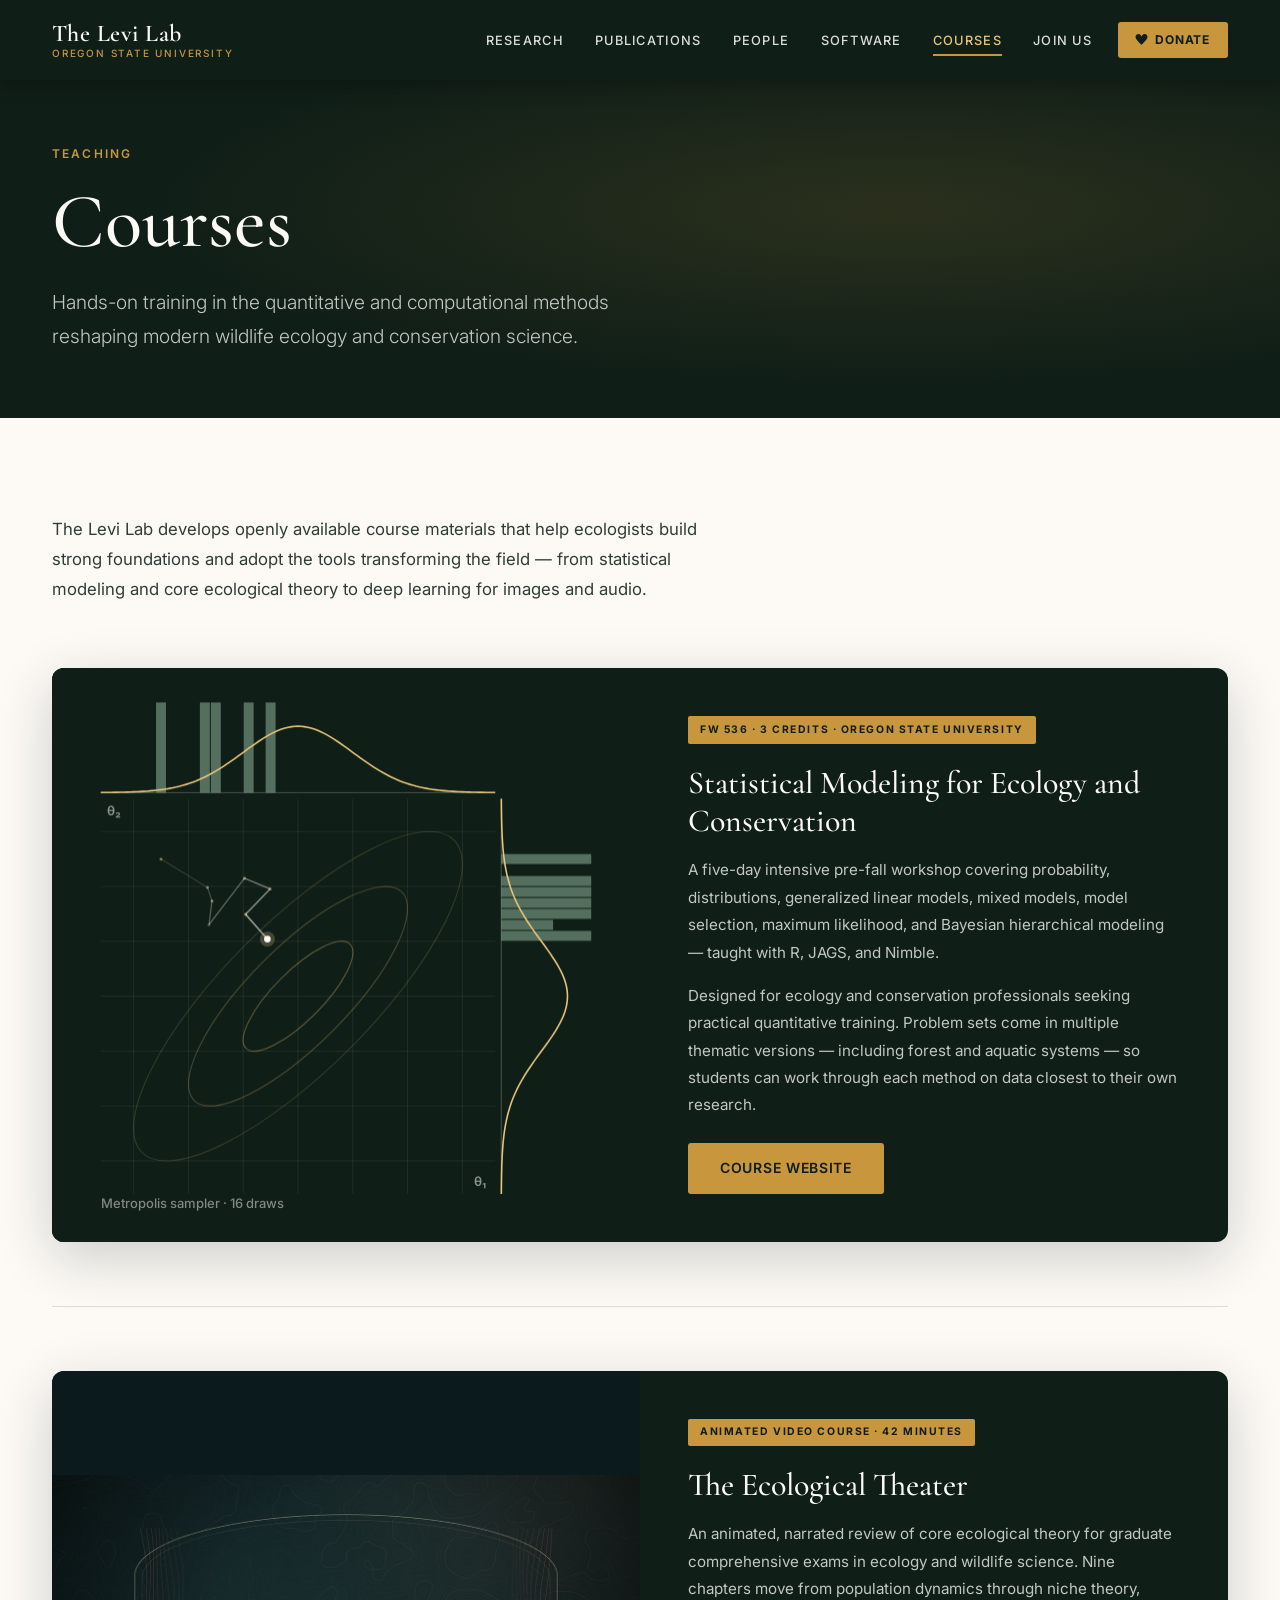
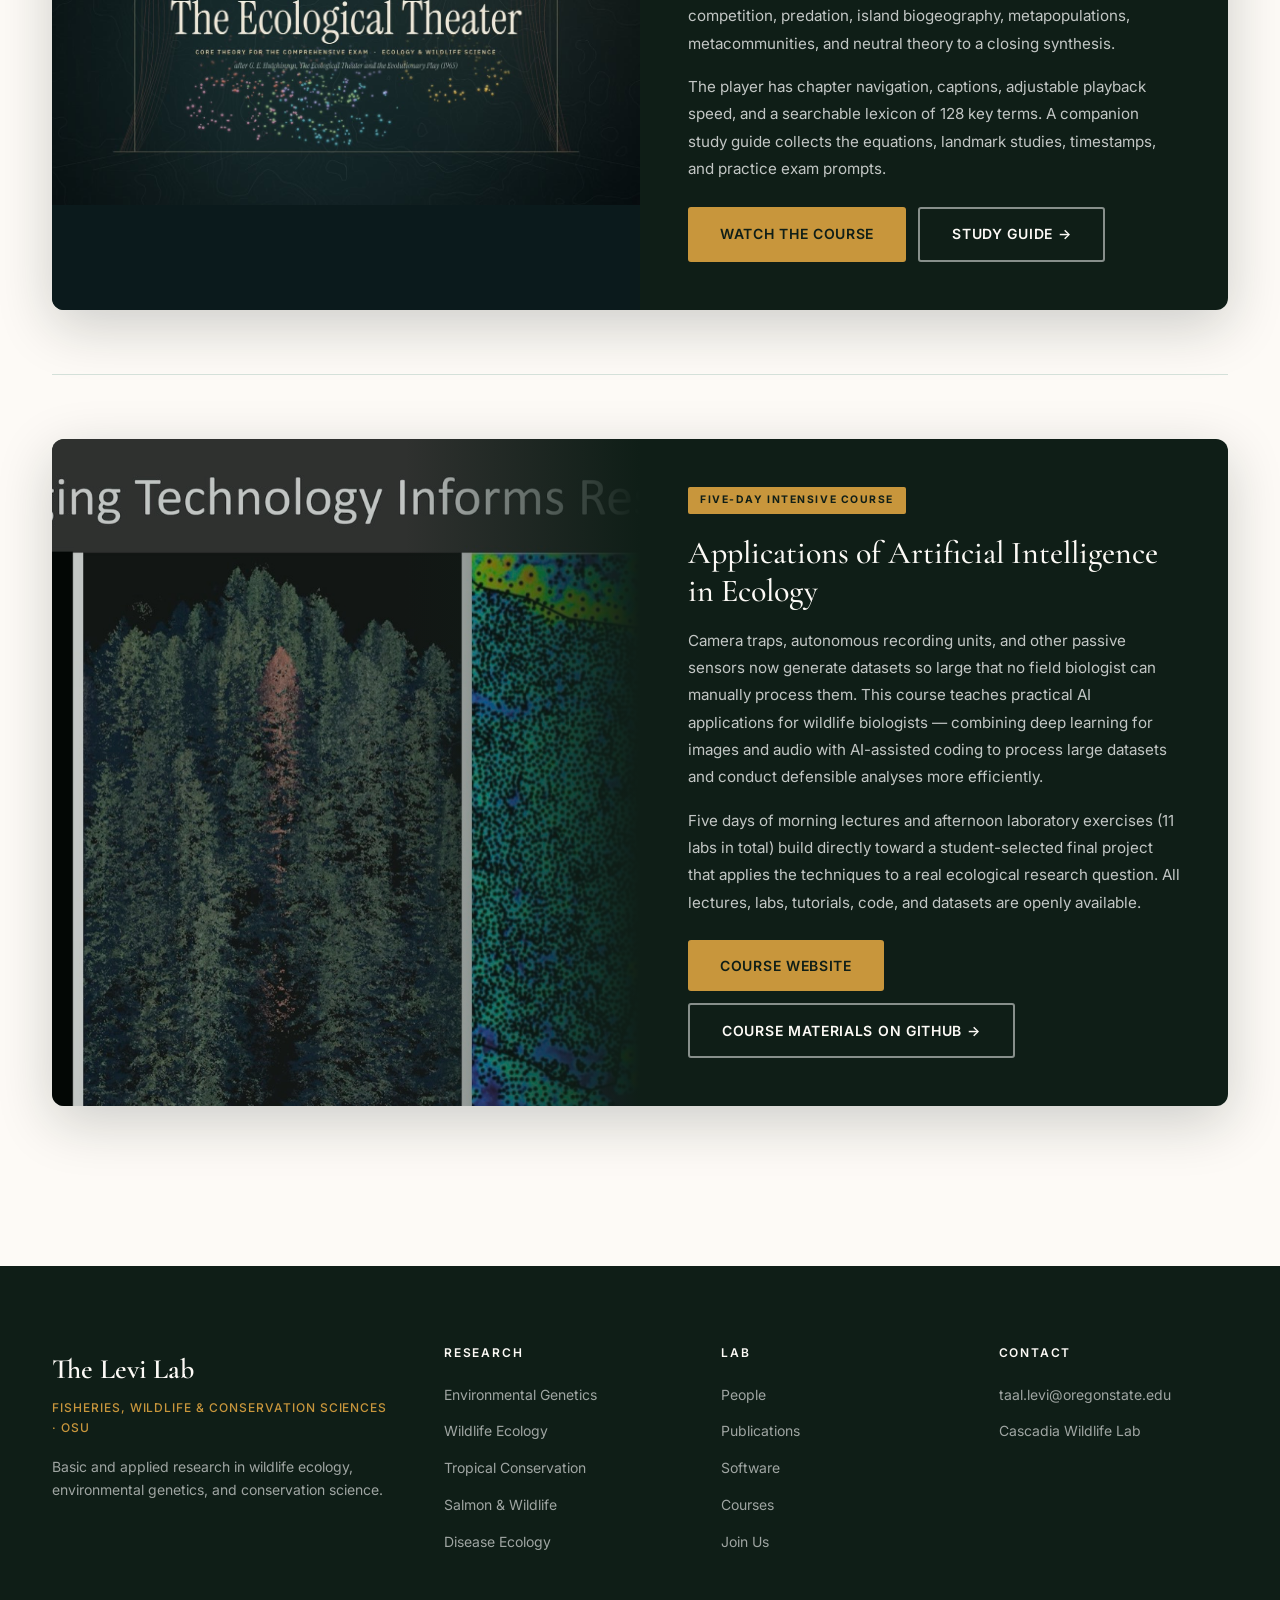
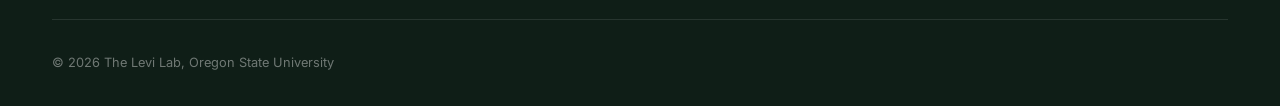
<file: courses.html>
<!DOCTYPE html>
<html lang="en">
<head>
  <meta charset="UTF-8" />
  <meta name="viewport" content="width=device-width, initial-scale=1.0" />
  <title>Courses — The Levi Lab</title>
  <meta name="description" content="Courses taught by the Levi Lab: FW 536 — Statistical Modeling for Ecology and Conservation, The Ecological Theater, and Applications of Artificial Intelligence in Ecology." />
  <link rel="icon" href="favicon.svg" type="image/svg+xml" />
  <link rel="canonical" href="https://levi.cascadiawildlifelab.org/courses.html" />
  <meta name="theme-color" content="#1d3b2a" />
  <meta property="og:title" content="Courses — The Levi Lab" />
  <meta property="og:description" content="Courses taught by the Levi Lab: FW 536 — Statistical Modeling for Ecology and Conservation, The Ecological Theater, and Applications of Artificial Intelligence in Ecology." />
  <meta property="og:type" content="website" />
  <meta property="og:image" content="https://levi.cascadiawildlifelab.org/media/img/m228.jpg" />
  <meta property="og:url" content="https://levi.cascadiawildlifelab.org/courses.html" />
  <meta property="og:site_name" content="The Levi Lab" />
  <meta name="twitter:card" content="summary_large_image" />
  <script>document.documentElement.classList.add('js');</script>
  <link rel="stylesheet" href="css/style.css" />
</head>
<body>
<a class="skip-link" href="#main">Skip to main content</a>

<!-- NAV -->
<nav class="nav nav--solid" id="mainNav">
  <div class="nav__inner">
    <a href="index.html" class="nav__logo">
      <span class="nav__logo-name">The Levi Lab</span>
      <span class="nav__logo-sub">Oregon State University</span>
    </a>
    <ul class="nav__links">
      <li class="nav__item">
        <a href="research.html" class="nav__link">Research</a>
        <div class="nav__dropdown">
          <a href="research.html#env-genetics" class="nav__dropdown-link">Environmental Genetics</a>
          <a href="research.html#wildlife-ecology" class="nav__dropdown-link">Wildlife Ecology &amp; Trophic Cascades</a>
          <a href="research.html#tropical" class="nav__dropdown-link">Human Livelihoods &amp; Tropical Conservation</a>
          <a href="research.html#salmon" class="nav__dropdown-link">Salmon, Humans &amp; Wildlife</a>
          <a href="research.html#disease" class="nav__dropdown-link">Disease Ecology</a>
        </div>
      </li>
      <li><a href="publications.html" class="nav__link">Publications</a></li>
      <li><a href="people.html" class="nav__link">People</a></li>
      <li><a href="software.html" class="nav__link">Software</a></li>
      <li><a href="courses.html" class="nav__link active">Courses</a></li>
      <li><a href="join.html" class="nav__link">Join Us</a></li>
      <li><a href="https://agresearchfoundation.oregonstate.edu/carnivore-ecology-and-conservation" target="_blank" rel="noopener" title="Support carnivore ecology and conservation research through the OSU Agricultural Research Foundation" class="btn--donate" style="margin-left:0.5rem;">
        <svg width="13" height="13" viewBox="0 0 24 24" fill="currentColor"><path d="M12 21.593c-5.63-5.539-11-10.297-11-14.402 0-3.791 3.068-5.191 5.281-5.191 1.312 0 4.151.501 5.719 4.457 1.59-3.968 4.464-4.447 5.726-4.447 2.54 0 5.274 1.621 5.274 5.181 0 4.069-5.136 8.625-11 14.402z"/></svg>
        Donate
      </a></li>
    </ul>
    <button class="nav__hamburger" type="button" aria-label="Menu"
            aria-expanded="false" aria-controls="mobileNav"><span></span><span></span><span></span></button>
  </div>
</nav>
<div class="nav__mobile" id="mobileNav">
  <a href="research.html" class="nav__mobile-link">Research</a>
  <span class="nav__mobile-sublabel">Research Areas</span>
  <a href="research.html#env-genetics" class="nav__mobile-sublink">Environmental Genetics</a>
  <a href="research.html#wildlife-ecology" class="nav__mobile-sublink">Wildlife Ecology &amp; Trophic Cascades</a>
  <a href="research.html#tropical" class="nav__mobile-sublink">Human Livelihoods &amp; Tropical Conservation</a>
  <a href="research.html#salmon" class="nav__mobile-sublink">Salmon, Humans &amp; Wildlife</a>
  <a href="research.html#disease" class="nav__mobile-sublink">Disease Ecology</a>
  <a href="publications.html" class="nav__mobile-link">Publications</a>
  <a href="people.html" class="nav__mobile-link">People</a>
  <a href="software.html" class="nav__mobile-link">Software</a>
  <a href="courses.html" class="nav__mobile-link active">Courses</a>
  <a href="join.html" class="nav__mobile-link">Join Us</a>
  <a href="https://agresearchfoundation.oregonstate.edu/carnivore-ecology-and-conservation" target="_blank" rel="noopener" title="Support carnivore ecology and conservation research through the OSU Agricultural Research Foundation" class="nav__mobile-link" style="color: var(--accent-light);">♥ Donate</a>
</div>

<main id="main">
<div class="page-hero">
  <div class="container">
    <span class="page-hero__eyebrow">Teaching</span>
    <h1>Courses</h1>
    <p class="lead">Hands-on training in the quantitative and computational methods reshaping modern wildlife ecology and conservation science.</p>
  </div>
</div>

<!-- ============================================================
     COURSES CONTENT
     ============================================================ -->
<section class="section">
  <div class="container">

    <div class="fade-in" style="max-width: 680px; margin-bottom: 1rem;">
      <p style="font-size: 1.05rem; color: var(--text-body); line-height: 1.8;">
        The Levi Lab develops openly available course materials that help ecologists build strong foundations and adopt the tools transforming the field — from statistical modeling and core ecological theory to deep learning for images and audio.
      </p>
    </div>

    <!-- COURSE — FW 536 -->
    <div class="flagship-card fade-in">
      <div class="flagship-card__media flagship-card__media--canvas">
        <canvas id="mcmcCanvas" style="position:absolute; inset:0; width:100%; height:100%; display:block;" role="img" aria-label="Animation: a Metropolis MCMC sampler walks through a correlated two-parameter posterior, its draws accumulating while histograms of each marginal fill in against the true normal curves"></canvas>
      </div>
      <div class="flagship-card__content">
        <span class="flagship-card__badge">FW 536 · 3 Credits · Oregon State University</span>
        <h3>Statistical Modeling for Ecology and Conservation</h3>
        <p>
          A five-day intensive pre-fall workshop covering probability, distributions, generalized linear models, mixed models, model selection, maximum likelihood, and Bayesian hierarchical modeling — taught with R, JAGS, and Nimble.
        </p>
        <p>
          Designed for ecology and conservation professionals seeking practical quantitative training. Problem sets come in multiple thematic versions — including forest and aquatic systems — so students can work through each method on data closest to their own research.
        </p>
        <div class="flagship-card__actions">
          <a href="https://taaltree.github.io/FW536/" target="_blank" rel="noopener" class="btn btn--primary">Course Website</a>
        </div>
      </div>
    </div>

    <!-- ============================================================
         COURSE — THE ECOLOGICAL THEATER
         ============================================================ -->
    <div class="divider fade-in" style="margin: 4rem 0;"></div>

    <div class="flagship-card fade-in">
      <div class="flagship-card__media" style="background: #0B1A1C;">
        <img src="media/img/ecological-theater.jpg" alt="Title card for The Ecological Theater: a stage with coloured dots representing species" style="object-fit: contain; opacity: 1;">
      </div>
      <div class="flagship-card__content">
        <span class="flagship-card__badge">Animated Video Course · 42 Minutes</span>
        <h3>The Ecological Theater</h3>
        <p>
          An animated, narrated review of core ecological theory for graduate comprehensive exams in ecology and wildlife science. Nine chapters move from population dynamics through niche theory, competition, predation, island biogeography, metapopulations, metacommunities, and neutral theory to a closing synthesis.
        </p>
        <p>
          The player has chapter navigation, captions, adjustable playback speed, and a searchable lexicon of 128 key terms. A companion study guide collects the equations, landmark studies, timestamps, and practice exam prompts.
        </p>
        <div class="flagship-card__actions">
          <a href="https://taaltree.github.io/ecological-theater/" target="_blank" rel="noopener" class="btn btn--primary">Watch the Course</a>
          <a href="https://taaltree.github.io/ecological-theater/The_Ecological_Theater_Study_Guide.html" target="_blank" rel="noopener" class="btn btn--outline">Study Guide →</a>
        </div>
      </div>
    </div>

    <!-- ============================================================
         COURSE — AI IN ECOLOGY
         ============================================================ -->
    <div class="divider fade-in" style="margin: 4rem 0;"></div>

    <div class="flagship-card fade-in">
      <div class="flagship-card__media">
        <video autoplay muted loop playsinline preload="none" poster="media/img/esrf-lidar.jpg">
          <source src="media/video/img-0030.mp4" type="video/mp4">
        </video>
        <div class="flagship-card__media-overlay"></div>
      </div>
      <div class="flagship-card__content">
        <span class="flagship-card__badge">Five-Day Intensive Course</span>
        <h3>Applications of Artificial Intelligence in Ecology</h3>
        <p>
          Camera traps, autonomous recording units, and other passive sensors now generate datasets so large that no field biologist can manually process them. This course teaches practical AI applications for wildlife biologists — combining deep learning for images and audio with AI-assisted coding to process large datasets and conduct defensible analyses more efficiently.
        </p>
        <p>
          Five days of morning lectures and afternoon laboratory exercises (11 labs in total) build directly toward a student-selected final project that applies the techniques to a real ecological research question. All lectures, labs, tutorials, code, and datasets are openly available.
        </p>
        <div class="flagship-card__actions">
          <a href="https://taaltree.github.io/AI-in-Ecology/" target="_blank" rel="noopener" class="btn btn--primary">Course Website</a>
          <a href="https://github.com/taaltree/AI-in-Ecology" target="_blank" rel="noopener" class="btn btn--outline">Course Materials on GitHub →</a>
        </div>
      </div>
    </div>

  </div>
</section>

<!-- FOOTER -->
</main>

<footer class="footer">
  <div class="container">
    <div class="footer__grid">
      <div>
        <div class="footer__brand-name">The Levi Lab</div>
        <div class="footer__brand-dept">Fisheries, Wildlife &amp; Conservation Sciences · OSU</div>
        <p class="footer__tagline">Basic and applied research in wildlife ecology, environmental genetics, and conservation science.</p>
      </div>
      <div class="footer__col">
        <h5>Research</h5>
        <ul>
          <li><a href="research.html#env-genetics">Environmental Genetics</a></li>
          <li><a href="research.html#wildlife-ecology">Wildlife Ecology</a></li>
          <li><a href="research.html#tropical">Tropical Conservation</a></li>
          <li><a href="research.html#salmon">Salmon &amp; Wildlife</a></li>
          <li><a href="research.html#disease">Disease Ecology</a></li>
        </ul>
      </div>
      <div class="footer__col">
        <h5>Lab</h5>
        <ul>
          <li><a href="people.html">People</a></li>
          <li><a href="publications.html">Publications</a></li>
          <li><a href="software.html">Software</a></li>
          <li><a href="courses.html">Courses</a></li>
          <li><a href="join.html">Join Us</a></li>
        </ul>
      </div>
      <div class="footer__col">
        <h5>Contact</h5>
        <ul>
          <li><a href="mailto:taal.levi@oregonstate.edu">taal.levi@oregonstate.edu</a></li>
          <li><a href="https://cascadiawildlifelab.org/" target="_blank" rel="noopener">Cascadia Wildlife Lab</a></li>
        </ul>
      </div>
    </div>
    <div class="footer__bottom">
      <span>© <span id="year">2026</span> The Levi Lab, Oregon State University</span>
    </div>
  </div>
</footer>

<script src="js/main.js"></script>
<script src="js/mcmc-anim.js" defer></script>
</body>
</html>
</file>
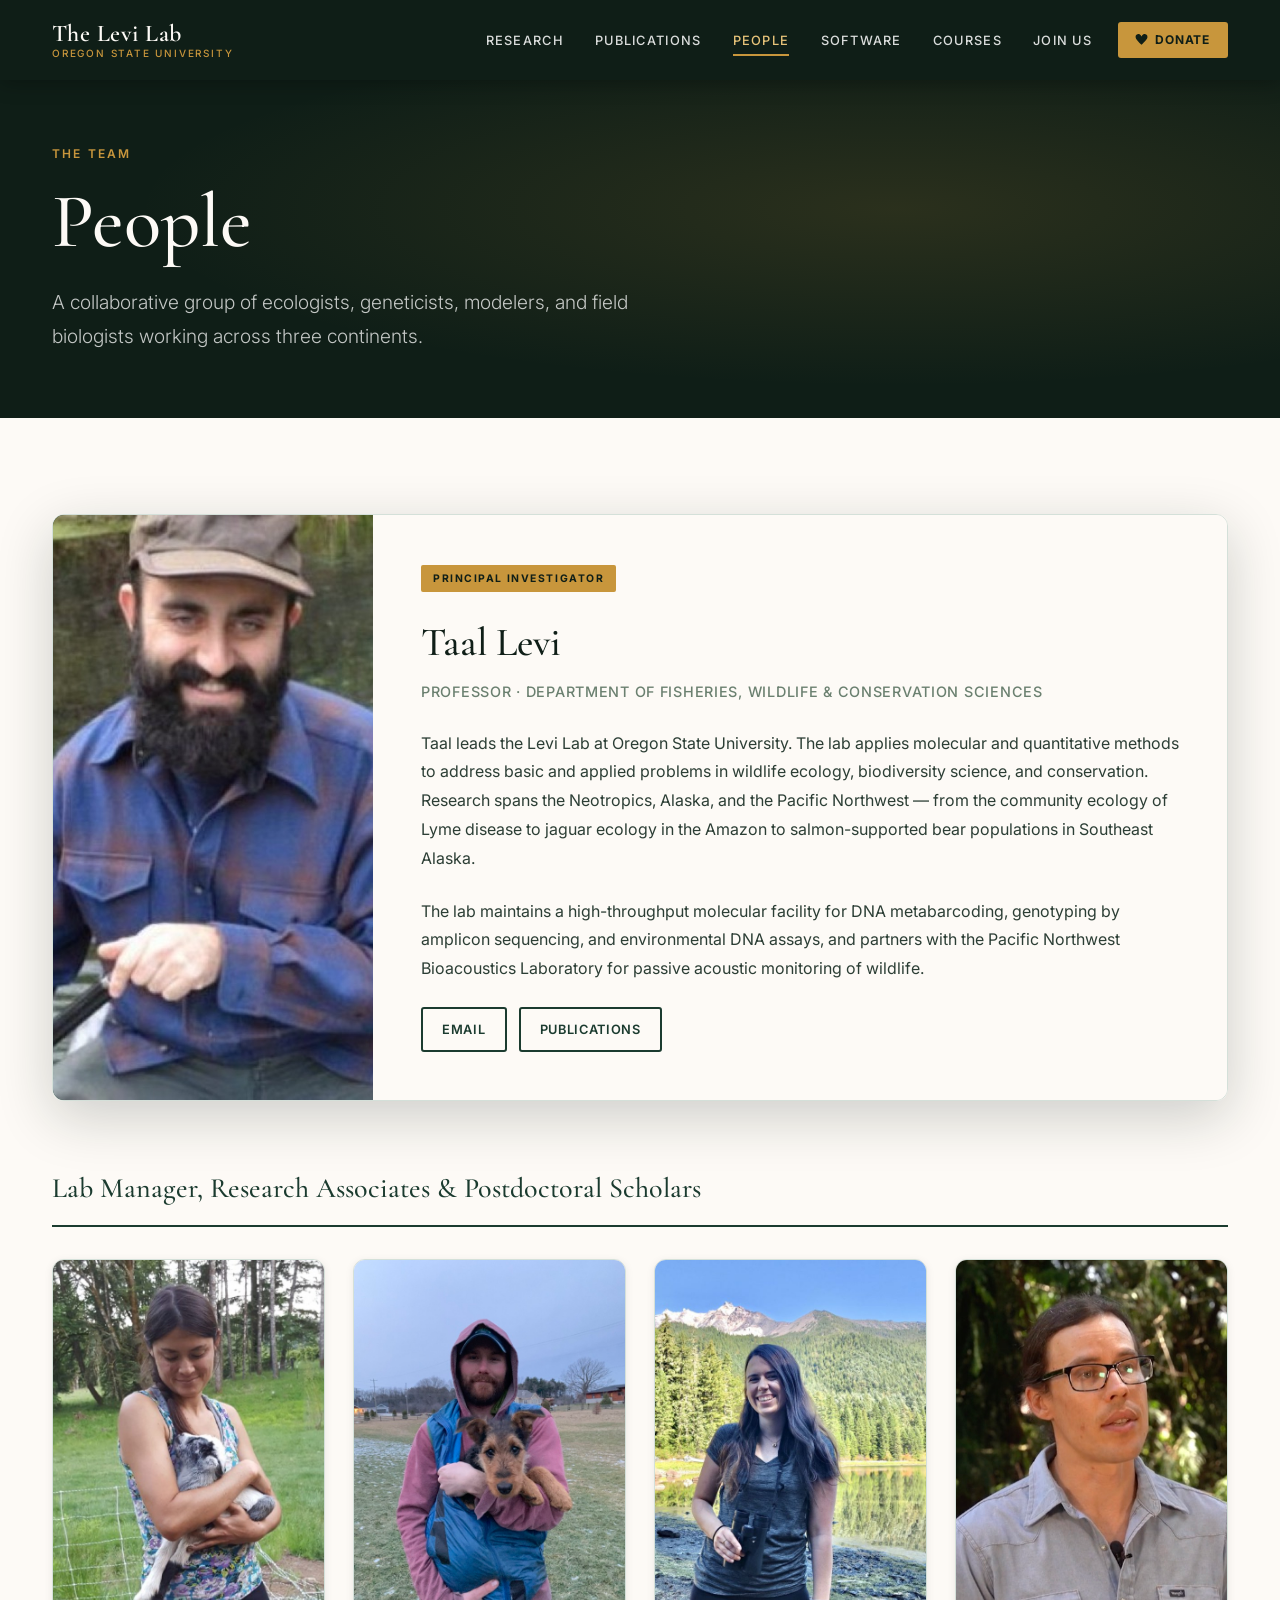
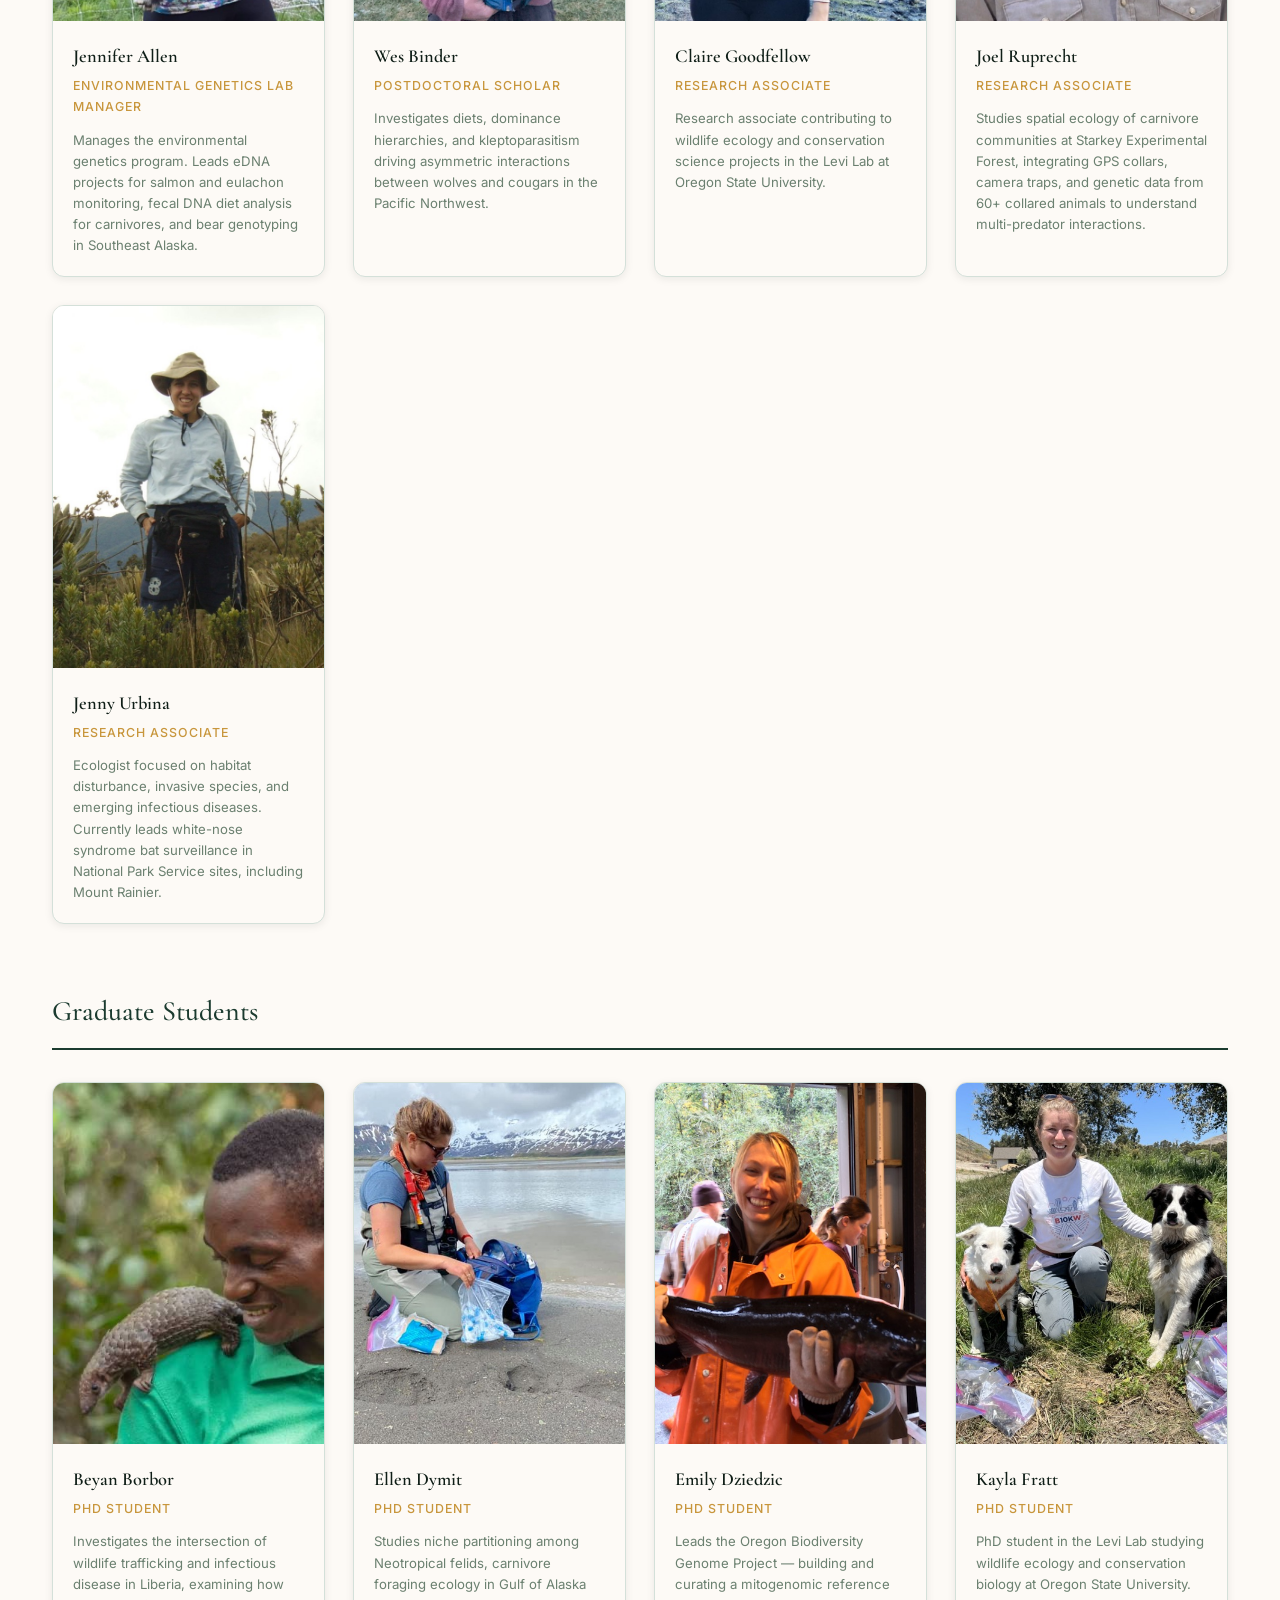
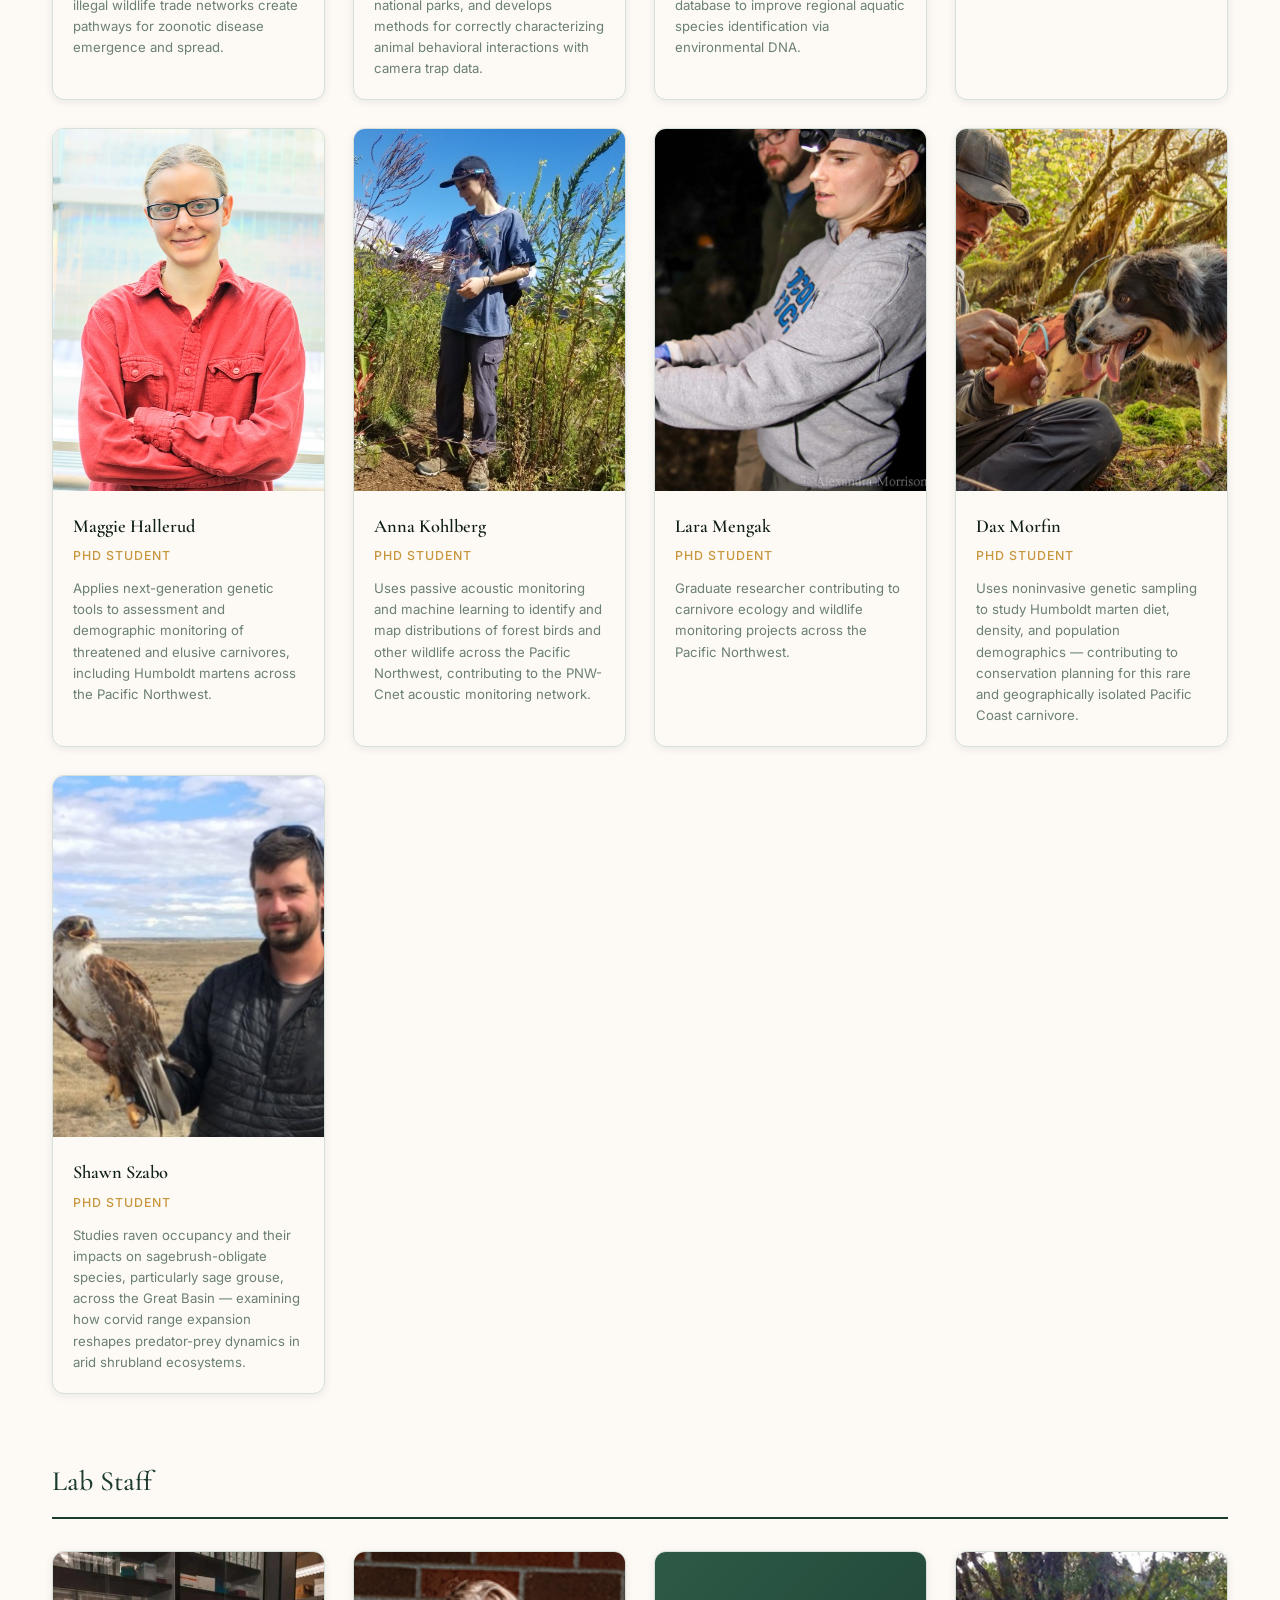
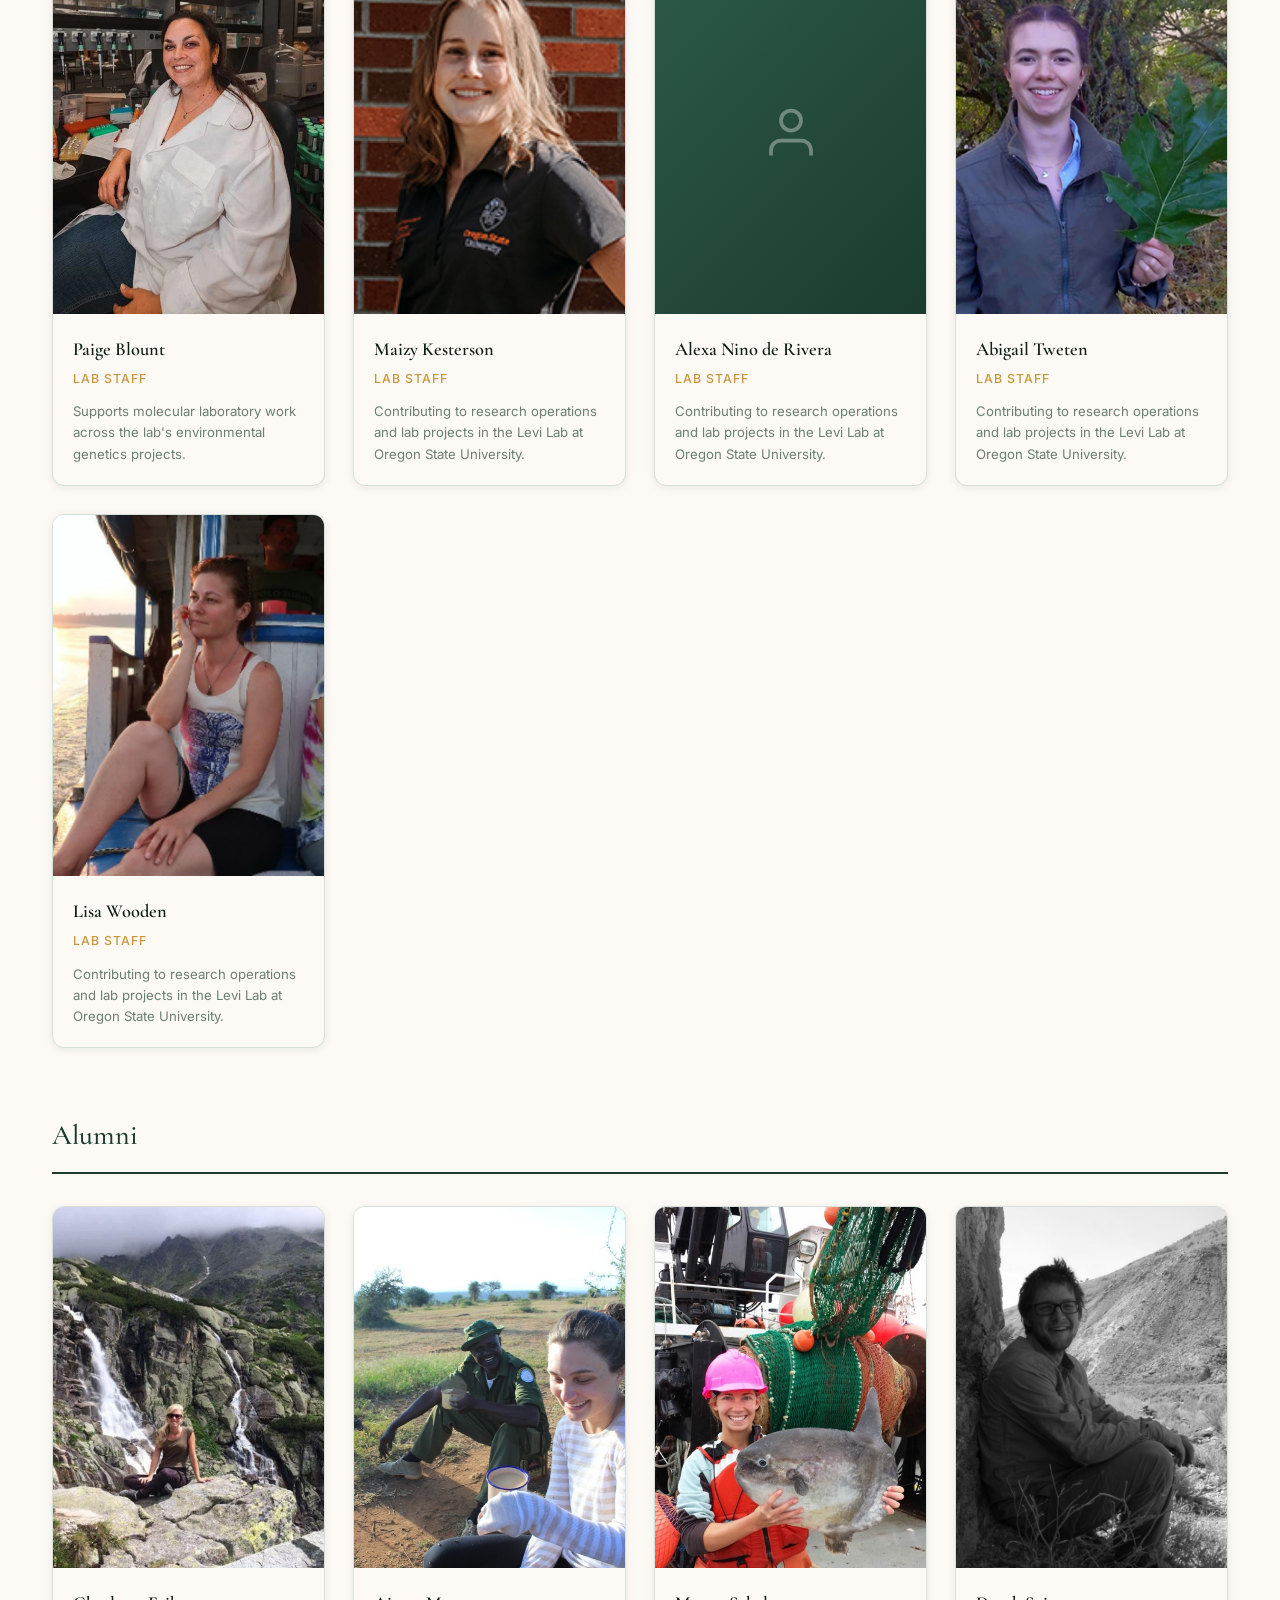
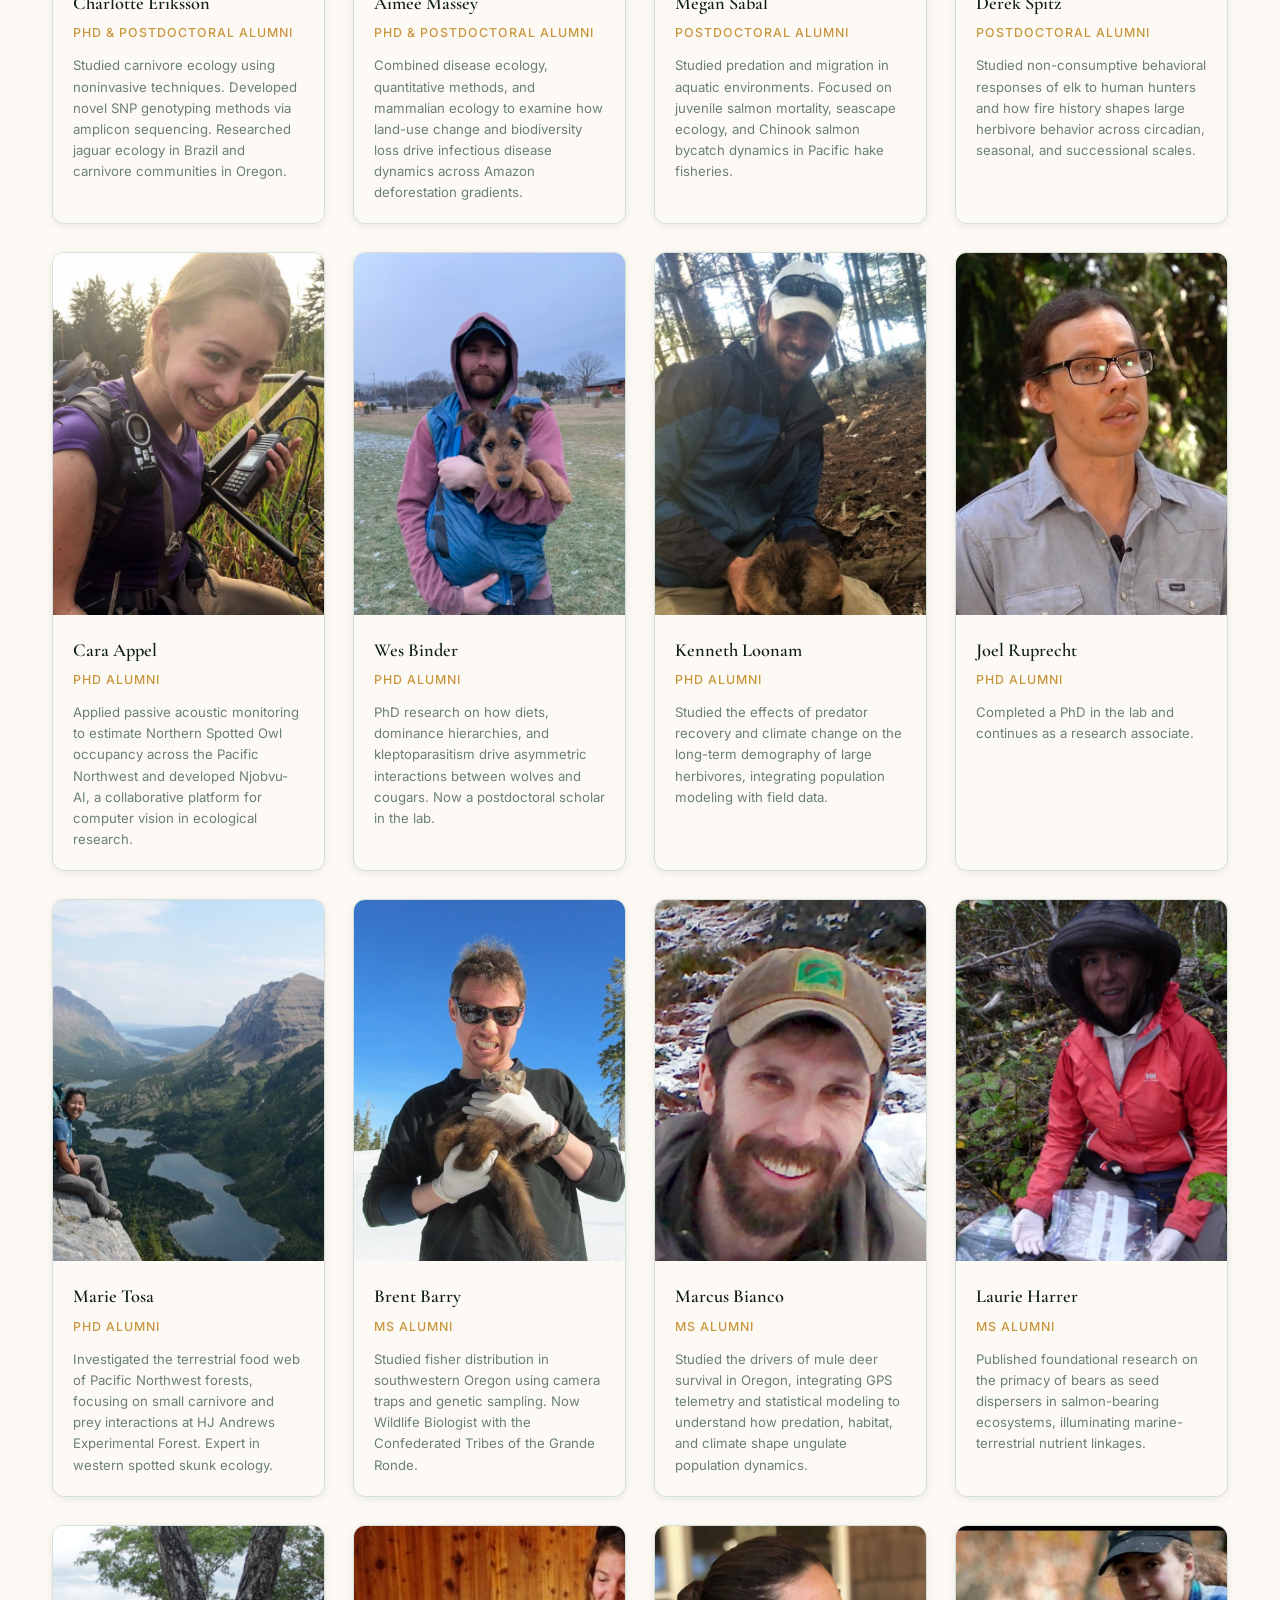
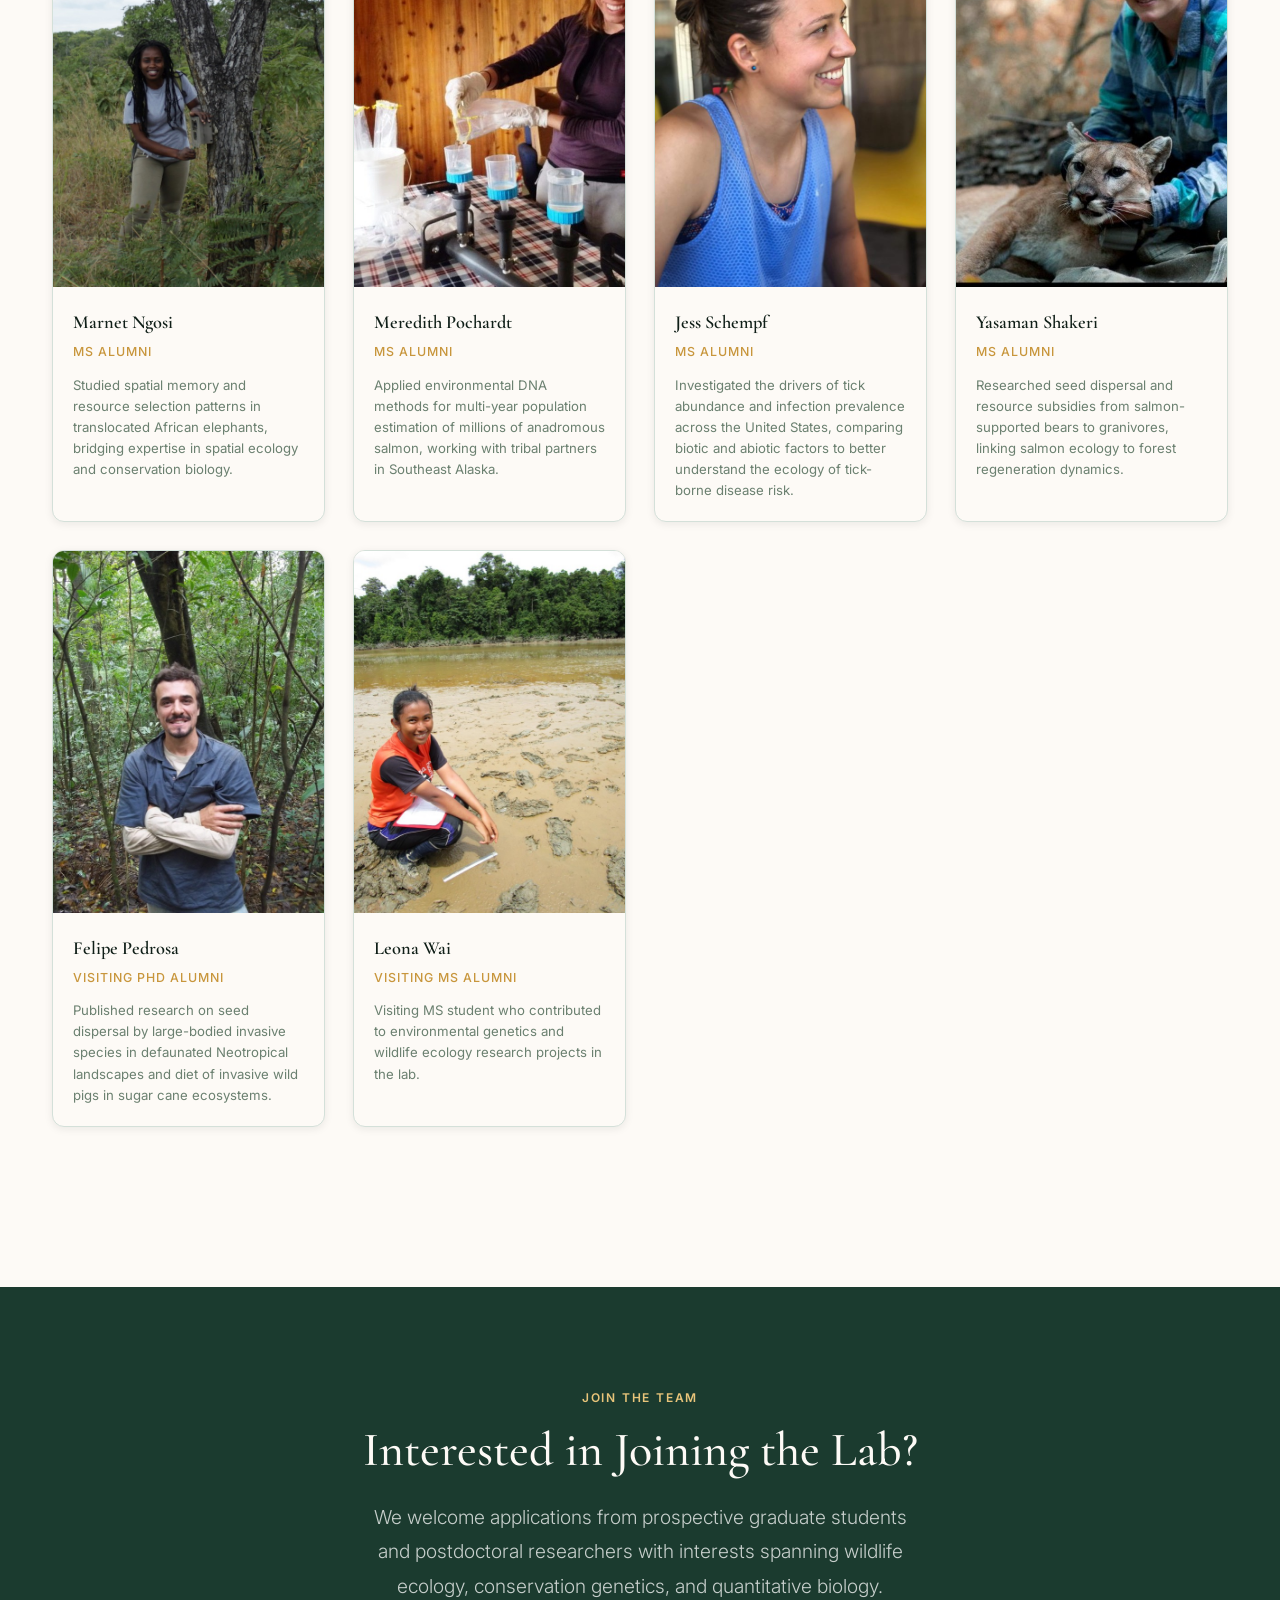
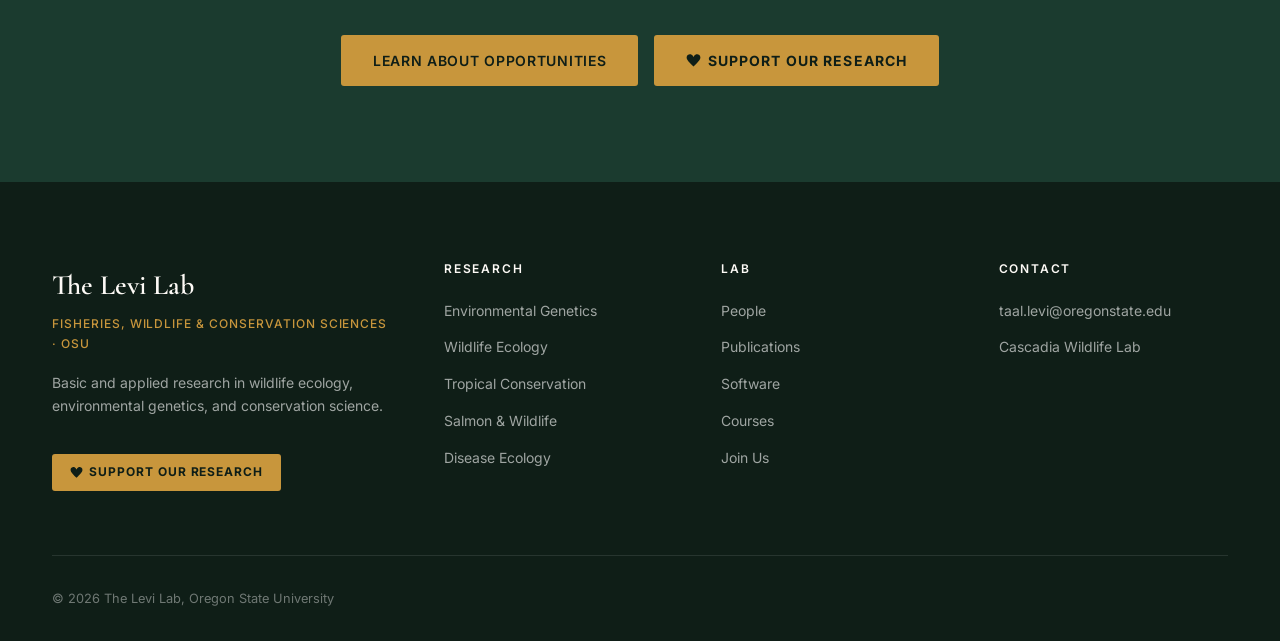
<file: people.html>
<!DOCTYPE html>
<html lang="en">
<head>
  <meta charset="UTF-8" />
  <meta name="viewport" content="width=device-width, initial-scale=1.0" />
  <title>People — The Levi Lab</title>
  <meta name="description" content="Meet the researchers, graduate students, and staff of the Levi Lab at Oregon State University." />
  <link rel="icon" href="favicon.svg" type="image/svg+xml" />
  <link rel="canonical" href="https://levi.cascadiawildlifelab.org/people.html" />
  <meta name="theme-color" content="#1d3b2a" />
  <meta property="og:title" content="People — The Levi Lab" />
  <meta property="og:description" content="Meet the researchers, graduate students, and staff of the Levi Lab at Oregon State University." />
  <meta property="og:type" content="website" />
  <meta property="og:image" content="https://levi.cascadiawildlifelab.org/media/people/taal-levi.jpg" />
  <meta property="og:url" content="https://levi.cascadiawildlifelab.org/people.html" />
  <meta property="og:site_name" content="The Levi Lab" />
  <meta name="twitter:card" content="summary_large_image" />
  <script>document.documentElement.classList.add('js');</script>
  <link rel="stylesheet" href="css/style.css" />
</head>
<body>
<a class="skip-link" href="#main">Skip to main content</a>

<!-- NAV -->
<nav class="nav nav--solid" id="mainNav">
  <div class="nav__inner">
    <a href="index.html" class="nav__logo">
      <span class="nav__logo-name">The Levi Lab</span>
      <span class="nav__logo-sub">Oregon State University</span>
    </a>
    <ul class="nav__links">
      <li class="nav__item">
        <a href="research.html" class="nav__link">Research</a>
        <div class="nav__dropdown">
          <a href="research.html#env-genetics" class="nav__dropdown-link">Environmental Genetics</a>
          <a href="research.html#wildlife-ecology" class="nav__dropdown-link">Wildlife Ecology &amp; Trophic Cascades</a>
          <a href="research.html#tropical" class="nav__dropdown-link">Human Livelihoods &amp; Tropical Conservation</a>
          <a href="research.html#salmon" class="nav__dropdown-link">Salmon, Humans &amp; Wildlife</a>
          <a href="research.html#disease" class="nav__dropdown-link">Disease Ecology</a>
        </div>
      </li>
      <li><a href="publications.html" class="nav__link">Publications</a></li>
      <li><a href="people.html" class="nav__link active">People</a></li>
      <li><a href="software.html" class="nav__link">Software</a></li>
      <li><a href="courses.html" class="nav__link">Courses</a></li>
      <li><a href="join.html" class="nav__link">Join Us</a></li>
      <li><a href="https://agresearchfoundation.oregonstate.edu/carnivore-ecology-and-conservation" target="_blank" rel="noopener" title="Support carnivore ecology and conservation research through the OSU Agricultural Research Foundation" class="btn--donate" style="margin-left:0.5rem;">
        <svg width="13" height="13" viewBox="0 0 24 24" fill="currentColor"><path d="M12 21.593c-5.63-5.539-11-10.297-11-14.402 0-3.791 3.068-5.191 5.281-5.191 1.312 0 4.151.501 5.719 4.457 1.59-3.968 4.464-4.447 5.726-4.447 2.54 0 5.274 1.621 5.274 5.181 0 4.069-5.136 8.625-11 14.402z"/></svg>
        Donate
      </a></li>
    </ul>
    <button class="nav__hamburger" type="button" aria-label="Menu"
            aria-expanded="false" aria-controls="mobileNav"><span></span><span></span><span></span></button>
  </div>
</nav>
<div class="nav__mobile" id="mobileNav">
  <a href="research.html" class="nav__mobile-link">Research</a>
  <span class="nav__mobile-sublabel">Research Areas</span>
  <a href="research.html#env-genetics" class="nav__mobile-sublink">Environmental Genetics</a>
  <a href="research.html#wildlife-ecology" class="nav__mobile-sublink">Wildlife Ecology &amp; Trophic Cascades</a>
  <a href="research.html#tropical" class="nav__mobile-sublink">Human Livelihoods &amp; Tropical Conservation</a>
  <a href="research.html#salmon" class="nav__mobile-sublink">Salmon, Humans &amp; Wildlife</a>
  <a href="research.html#disease" class="nav__mobile-sublink">Disease Ecology</a>
  <a href="publications.html" class="nav__mobile-link">Publications</a>
  <a href="people.html" class="nav__mobile-link active">People</a>
  <a href="software.html" class="nav__mobile-link">Software</a>
  <a href="courses.html" class="nav__mobile-link">Courses</a>
  <a href="join.html" class="nav__mobile-link">Join Us</a>
  <a href="https://agresearchfoundation.oregonstate.edu/carnivore-ecology-and-conservation" target="_blank" rel="noopener" title="Support carnivore ecology and conservation research through the OSU Agricultural Research Foundation" class="nav__mobile-link" style="color: var(--accent-light);">♥ Donate</a>
</div>

<main id="main">
<div class="page-hero">
  <div class="container">
    <span class="page-hero__eyebrow">The Team</span>
    <h1>People</h1>
    <p class="lead">A collaborative group of ecologists, geneticists, modelers, and field biologists working across three continents.</p>
  </div>
</div>

<section class="section">
  <div class="container">

    <!-- ── PI ──────────────────────────────────────────────── -->
    <div class="pi-card fade-in">
      <div class="pi-card__photo">
        <img src="media/people/taal-levi.jpg" alt="Taal Levi" loading="lazy">
      </div>
      <div class="pi-card__info">
        <span class="pi-card__badge">Principal Investigator</span>
        <div class="pi-card__name">Taal Levi</div>
        <div class="pi-card__title">Professor · Department of Fisheries, Wildlife &amp; Conservation Sciences</div>
        <p class="pi-card__bio">
          Taal leads the Levi Lab at Oregon State University. The lab applies molecular and quantitative methods to address basic and applied problems in wildlife ecology, biodiversity science, and conservation. Research spans the Neotropics, Alaska, and the Pacific Northwest — from the community ecology of Lyme disease to jaguar ecology in the Amazon to salmon-supported bear populations in Southeast Alaska.
        </p>
        <p class="pi-card__bio">
          The lab maintains a high-throughput molecular facility for DNA metabarcoding, genotyping by amplicon sequencing, and environmental DNA assays, and partners with the Pacific Northwest Bioacoustics Laboratory for passive acoustic monitoring of wildlife.
        </p>
        <div class="pi-card__links">
          <a href="mailto:taal.levi@oregonstate.edu" class="btn btn--outline-dark" style="font-size:0.8rem; padding: 0.6rem 1.2rem;">Email</a>
          <a href="publications.html" class="btn btn--outline-dark" style="font-size:0.8rem; padding: 0.6rem 1.2rem;">Publications</a>
        </div>
      </div>
    </div>


    <!-- ── RESEARCH ASSOCIATES & POSTDOCS ─────────────────── -->
    <div class="people-section fade-in">
      <div class="people-section__header">
        <span class="people-section__title">Lab Manager, Research Associates &amp; Postdoctoral Scholars</span>
      </div>
      <div class="people-grid">

        <div class="person-card">
          <div class="person-card__photo">
            <img src="media/people/jennifer-allen.jpg" alt="Jennifer Allen" loading="lazy">
          </div>
          <div class="person-card__info">
            <div class="person-card__name">Jennifer Allen</div>
            <span class="person-card__role">Environmental Genetics Lab Manager</span>
            <p class="person-card__bio">Manages the environmental genetics program. Leads eDNA projects for salmon and eulachon monitoring, fecal DNA diet analysis for carnivores, and bear genotyping in Southeast Alaska.</p>
          </div>
        </div>

        <div class="person-card">
          <div class="person-card__photo">
            <img src="media/people/wes-binder.jpg" alt="Wes Binder" loading="lazy">
          </div>
          <div class="person-card__info">
            <div class="person-card__name">Wes Binder</div>
            <span class="person-card__role">Postdoctoral Scholar</span>
            <p class="person-card__bio">Investigates diets, dominance hierarchies, and kleptoparasitism driving asymmetric interactions between wolves and cougars in the Pacific Northwest.</p>
          </div>
        </div>

        <div class="person-card">
          <div class="person-card__photo">
            <img src="media/people/claire-goodfellow.jpg" alt="Claire Goodfellow" loading="lazy">
          </div>
          <div class="person-card__info">
            <div class="person-card__name">Claire Goodfellow</div>
            <span class="person-card__role">Research Associate</span>
            <p class="person-card__bio">Research associate contributing to wildlife ecology and conservation science projects in the Levi Lab at Oregon State University.</p>
          </div>
        </div>

        <div class="person-card">
          <div class="person-card__photo">
            <img src="media/people/joel-ruprecht.jpg" alt="Joel Ruprecht" loading="lazy">
          </div>
          <div class="person-card__info">
            <div class="person-card__name">Joel Ruprecht</div>
            <span class="person-card__role">Research Associate</span>
            <p class="person-card__bio">Studies spatial ecology of carnivore communities at Starkey Experimental Forest, integrating GPS collars, camera traps, and genetic data from 60+ collared animals to understand multi-predator interactions.</p>
          </div>
        </div>

        <div class="person-card">
          <div class="person-card__photo">
            <img src="media/people/jenny-urbina.jpg" alt="Jenny Urbina" loading="lazy">
          </div>
          <div class="person-card__info">
            <div class="person-card__name">Jenny Urbina</div>
            <span class="person-card__role">Research Associate</span>
            <p class="person-card__bio">Ecologist focused on habitat disturbance, invasive species, and emerging infectious diseases. Currently leads white-nose syndrome bat surveillance in National Park Service sites, including Mount Rainier.</p>
          </div>
        </div>

      </div>
    </div>


    <!-- ── GRADUATE STUDENTS ───────────────────────────────── -->
    <div class="people-section fade-in">
      <div class="people-section__header">
        <span class="people-section__title">Graduate Students</span>
      </div>
      <div class="people-grid">

        <div class="person-card">
          <div class="person-card__photo">
            <img src="media/people/beyan-borbor.jpg" alt="Beyan Borbor" loading="lazy">
          </div>
          <div class="person-card__info">
            <div class="person-card__name">Beyan Borbor</div>
            <span class="person-card__role">PhD Student</span>
            <p class="person-card__bio">Investigates the intersection of wildlife trafficking and infectious disease in Liberia, examining how illegal wildlife trade networks create pathways for zoonotic disease emergence and spread.</p>
          </div>
        </div>

        <div class="person-card">
          <div class="person-card__photo">
            <img src="media/people/ellen-dymit.jpg" alt="Ellen Dymit" loading="lazy">
          </div>
          <div class="person-card__info">
            <div class="person-card__name">Ellen Dymit</div>
            <span class="person-card__role">PhD Student</span>
            <p class="person-card__bio">Studies niche partitioning among Neotropical felids, carnivore foraging ecology in Gulf of Alaska national parks, and develops methods for correctly characterizing animal behavioral interactions with camera trap data.</p>
          </div>
        </div>

        <div class="person-card">
          <div class="person-card__photo">
            <img src="media/people/emily-dziedzic.jpg" alt="Emily Dziedzic" loading="lazy">
          </div>
          <div class="person-card__info">
            <div class="person-card__name">Emily Dziedzic</div>
            <span class="person-card__role">PhD Student</span>
            <p class="person-card__bio">Leads the Oregon Biodiversity Genome Project — building and curating a mitogenomic reference database to improve regional aquatic species identification via environmental DNA.</p>
          </div>
        </div>

        <div class="person-card">
          <div class="person-card__photo">
            <img src="media/people/kayla-fratt.jpg" alt="Kayla Fratt" loading="lazy">
          </div>
          <div class="person-card__info">
            <div class="person-card__name">Kayla Fratt</div>
            <span class="person-card__role">PhD Student</span>
            <p class="person-card__bio">PhD student in the Levi Lab studying wildlife ecology and conservation biology at Oregon State University.</p>
          </div>
        </div>

        <div class="person-card">
          <div class="person-card__photo">
            <img src="media/people/maggie-hallerud.jpg" alt="Maggie Hallerud" loading="lazy">
          </div>
          <div class="person-card__info">
            <div class="person-card__name">Maggie Hallerud</div>
            <span class="person-card__role">PhD Student</span>
            <p class="person-card__bio">Applies next-generation genetic tools to assessment and demographic monitoring of threatened and elusive carnivores, including Humboldt martens across the Pacific Northwest.</p>
          </div>
        </div>

        <div class="person-card">
          <div class="person-card__photo">
            <img src="media/people/anna-kohlberg.jpg" alt="Anna Kohlberg" loading="lazy">
          </div>
          <div class="person-card__info">
            <div class="person-card__name">Anna Kohlberg</div>
            <span class="person-card__role">PhD Student</span>
            <p class="person-card__bio">Uses passive acoustic monitoring and machine learning to identify and map distributions of forest birds and other wildlife across the Pacific Northwest, contributing to the PNW-Cnet acoustic monitoring network.</p>
          </div>
        </div>

        <div class="person-card">
          <div class="person-card__photo">
            <img src="media/people/lara-mengak.jpg" alt="Lara Mengak" loading="lazy">
          </div>
          <div class="person-card__info">
            <div class="person-card__name">Lara Mengak</div>
            <span class="person-card__role">PhD Student</span>
            <p class="person-card__bio">Graduate researcher contributing to carnivore ecology and wildlife monitoring projects across the Pacific Northwest.</p>
          </div>
        </div>

        <div class="person-card">
          <div class="person-card__photo">
            <img src="media/people/dax-morfin.jpg" alt="Dax Morfin" loading="lazy">
          </div>
          <div class="person-card__info">
            <div class="person-card__name">Dax Morfin</div>
            <span class="person-card__role">PhD Student</span>
            <p class="person-card__bio">Uses noninvasive genetic sampling to study Humboldt marten diet, density, and population demographics — contributing to conservation planning for this rare and geographically isolated Pacific Coast carnivore.</p>
          </div>
        </div>

        <div class="person-card">
          <div class="person-card__photo">
            <img src="media/people/shawn-szabo.jpg" alt="Shawn Szabo" loading="lazy">
          </div>
          <div class="person-card__info">
            <div class="person-card__name">Shawn Szabo</div>
            <span class="person-card__role">PhD Student</span>
            <p class="person-card__bio">Studies raven occupancy and their impacts on sagebrush-obligate species, particularly sage grouse, across the Great Basin — examining how corvid range expansion reshapes predator-prey dynamics in arid shrubland ecosystems.</p>
          </div>
        </div>

      </div>
    </div>


    <!-- ── LAB STAFF ───────────────────────────────────────── -->
    <div class="people-section fade-in">
      <div class="people-section__header">
        <span class="people-section__title">Lab Staff</span>
      </div>
      <div class="people-grid">

        <div class="person-card">
          <div class="person-card__photo">
            <img src="media/people/paige-blount.jpg" alt="Paige Blount" loading="lazy">
          </div>
          <div class="person-card__info">
            <div class="person-card__name">Paige Blount</div>
            <span class="person-card__role">Lab Staff</span>
            <p class="person-card__bio">Supports molecular laboratory work across the lab's environmental genetics projects.</p>
          </div>
        </div>

        <div class="person-card">
          <div class="person-card__photo">
            <img src="media/people/maizy-kesterson.jpg" alt="Maizy Kesterson" loading="lazy">
          </div>
          <div class="person-card__info">
            <div class="person-card__name">Maizy Kesterson</div>
            <span class="person-card__role">Lab Staff</span>
            <p class="person-card__bio">Contributing to research operations and lab projects in the Levi Lab at Oregon State University.</p>
          </div>
        </div>

        <div class="person-card">
          <div class="person-card__photo">
            <div class="person-card__photo-placeholder">
              <svg viewBox="0 0 24 24" fill="none" stroke="white" stroke-width="1.5"><path d="M20 21v-2a4 4 0 0 0-4-4H8a4 4 0 0 0-4 4v2"/><circle cx="12" cy="7" r="4"/></svg>
            </div>
          </div>
          <div class="person-card__info">
            <div class="person-card__name">Alexa Nino de Rivera</div>
            <span class="person-card__role">Lab Staff</span>
            <p class="person-card__bio">Contributing to research operations and lab projects in the Levi Lab at Oregon State University.</p>
          </div>
        </div>

        <div class="person-card">
          <div class="person-card__photo">
            <img src="media/people/abigail-tweten.jpg" alt="Abigail Tweten" loading="lazy">
          </div>
          <div class="person-card__info">
            <div class="person-card__name">Abigail Tweten</div>
            <span class="person-card__role">Lab Staff</span>
            <p class="person-card__bio">Contributing to research operations and lab projects in the Levi Lab at Oregon State University.</p>
          </div>
        </div>

        <div class="person-card">
          <div class="person-card__photo">
            <img src="media/people/lisa-wooden.jpg" alt="Lisa Wooden" loading="lazy">
          </div>
          <div class="person-card__info">
            <div class="person-card__name">Lisa Wooden</div>
            <span class="person-card__role">Lab Staff</span>
            <p class="person-card__bio">Contributing to research operations and lab projects in the Levi Lab at Oregon State University.</p>
          </div>
        </div>

      </div>
    </div>


    <!-- ── ALUMNI ──────────────────────────────────────────── -->
    <div class="people-section fade-in">
      <div class="people-section__header">
        <span class="people-section__title">Alumni</span>
      </div>
      <div class="people-grid">

        <div class="person-card">
          <div class="person-card__photo">
            <img src="media/people/charlotte-eriksson.jpg" alt="Charlotte Eriksson" loading="lazy">
          </div>
          <div class="person-card__info">
            <div class="person-card__name">Charlotte Eriksson</div>
            <span class="person-card__role">PhD &amp; Postdoctoral Alumni</span>
            <p class="person-card__bio">Studied carnivore ecology using noninvasive techniques. Developed novel SNP genotyping methods via amplicon sequencing. Researched jaguar ecology in Brazil and carnivore communities in Oregon.</p>
          </div>
        </div>

        <div class="person-card">
          <div class="person-card__photo">
            <img src="media/people/aimee-massey.jpg" alt="Aimee Massey" loading="lazy">
          </div>
          <div class="person-card__info">
            <div class="person-card__name">Aimee Massey</div>
            <span class="person-card__role">PhD &amp; Postdoctoral Alumni</span>
            <p class="person-card__bio">Combined disease ecology, quantitative methods, and mammalian ecology to examine how land-use change and biodiversity loss drive infectious disease dynamics across Amazon deforestation gradients.</p>
          </div>
        </div>

        <div class="person-card">
          <div class="person-card__photo">
            <img src="media/people/megan-sabal.jpg" alt="Megan Sabal" loading="lazy">
          </div>
          <div class="person-card__info">
            <div class="person-card__name">Megan Sabal</div>
            <span class="person-card__role">Postdoctoral Alumni</span>
            <p class="person-card__bio">Studied predation and migration in aquatic environments. Focused on juvenile salmon mortality, seascape ecology, and Chinook salmon bycatch dynamics in Pacific hake fisheries.</p>
          </div>
        </div>

        <div class="person-card">
          <div class="person-card__photo">
            <img src="media/people/derek-spitz.jpg" alt="Derek Spitz" loading="lazy">
          </div>
          <div class="person-card__info">
            <div class="person-card__name">Derek Spitz</div>
            <span class="person-card__role">Postdoctoral Alumni</span>
            <p class="person-card__bio">Studied non-consumptive behavioral responses of elk to human hunters and how fire history shapes large herbivore behavior across circadian, seasonal, and successional scales.</p>
          </div>
        </div>

        <div class="person-card">
          <div class="person-card__photo">
            <img src="media/people/cara-appel.jpg" alt="Cara Appel" loading="lazy">
          </div>
          <div class="person-card__info">
            <div class="person-card__name">Cara Appel</div>
            <span class="person-card__role">PhD Alumni</span>
            <p class="person-card__bio">Applied passive acoustic monitoring to estimate Northern Spotted Owl occupancy across the Pacific Northwest and developed Njobvu-AI, a collaborative platform for computer vision in ecological research.</p>
          </div>
        </div>

        <div class="person-card">
          <div class="person-card__photo">
            <img src="media/people/wes-binder.jpg" alt="Wes Binder" loading="lazy">
          </div>
          <div class="person-card__info">
            <div class="person-card__name">Wes Binder</div>
            <span class="person-card__role">PhD Alumni</span>
            <p class="person-card__bio">PhD research on how diets, dominance hierarchies, and kleptoparasitism drive asymmetric interactions between wolves and cougars. Now a postdoctoral scholar in the lab.</p>
          </div>
        </div>

        <div class="person-card">
          <div class="person-card__photo">
            <img src="media/people/kenneth-loonam.jpg" alt="Kenneth Loonam" loading="lazy">
          </div>
          <div class="person-card__info">
            <div class="person-card__name">Kenneth Loonam</div>
            <span class="person-card__role">PhD Alumni</span>
            <p class="person-card__bio">Studied the effects of predator recovery and climate change on the long-term demography of large herbivores, integrating population modeling with field data.</p>
          </div>
        </div>

        <div class="person-card">
          <div class="person-card__photo">
            <img src="media/people/joel-ruprecht.jpg" alt="Joel Ruprecht" loading="lazy">
          </div>
          <div class="person-card__info">
            <div class="person-card__name">Joel Ruprecht</div>
            <span class="person-card__role">PhD Alumni</span>
            <p class="person-card__bio">Completed a PhD in the lab and continues as a research associate.</p>
          </div>
        </div>

        <div class="person-card">
          <div class="person-card__photo">
            <img src="media/people/marie-tosa.jpg" alt="Marie Tosa" loading="lazy">
          </div>
          <div class="person-card__info">
            <div class="person-card__name">Marie Tosa</div>
            <span class="person-card__role">PhD Alumni</span>
            <p class="person-card__bio">Investigated the terrestrial food web of Pacific Northwest forests, focusing on small carnivore and prey interactions at HJ Andrews Experimental Forest. Expert in western spotted skunk ecology.</p>
          </div>
        </div>

        <div class="person-card">
          <div class="person-card__photo">
            <img src="media/people/brent-barry.jpg" alt="Brent Barry" loading="lazy">
          </div>
          <div class="person-card__info">
            <div class="person-card__name">Brent Barry</div>
            <span class="person-card__role">MS Alumni</span>
            <p class="person-card__bio">Studied fisher distribution in southwestern Oregon using camera traps and genetic sampling. Now Wildlife Biologist with the Confederated Tribes of the Grande Ronde.</p>
          </div>
        </div>

        <div class="person-card">
          <div class="person-card__photo">
            <img src="media/people/marcus-bianco.jpg" alt="Marcus Bianco" loading="lazy">
          </div>
          <div class="person-card__info">
            <div class="person-card__name">Marcus Bianco</div>
            <span class="person-card__role">MS Alumni</span>
            <p class="person-card__bio">Studied the drivers of mule deer survival in Oregon, integrating GPS telemetry and statistical modeling to understand how predation, habitat, and climate shape ungulate population dynamics.</p>
          </div>
        </div>

        <div class="person-card">
          <div class="person-card__photo">
            <img src="media/people/laurie-harrer.jpg" alt="Laurie Harrer" loading="lazy">
          </div>
          <div class="person-card__info">
            <div class="person-card__name">Laurie Harrer</div>
            <span class="person-card__role">MS Alumni</span>
            <p class="person-card__bio">Published foundational research on the primacy of bears as seed dispersers in salmon-bearing ecosystems, illuminating marine-terrestrial nutrient linkages.</p>
          </div>
        </div>

        <div class="person-card">
          <div class="person-card__photo">
            <img src="media/people/marnet-ngosi.jpg" alt="Marnet Ngosi" loading="lazy">
          </div>
          <div class="person-card__info">
            <div class="person-card__name">Marnet Ngosi</div>
            <span class="person-card__role">MS Alumni</span>
            <p class="person-card__bio">Studied spatial memory and resource selection patterns in translocated African elephants, bridging expertise in spatial ecology and conservation biology.</p>
          </div>
        </div>

        <div class="person-card">
          <div class="person-card__photo">
            <img src="media/people/meredith-pochardt.jpg" alt="Meredith Pochardt" loading="lazy">
          </div>
          <div class="person-card__info">
            <div class="person-card__name">Meredith Pochardt</div>
            <span class="person-card__role">MS Alumni</span>
            <p class="person-card__bio">Applied environmental DNA methods for multi-year population estimation of millions of anadromous salmon, working with tribal partners in Southeast Alaska.</p>
          </div>
        </div>

        <div class="person-card">
          <div class="person-card__photo">
            <img src="media/people/jess-schempf.jpg" alt="Jess Schempf" loading="lazy">
          </div>
          <div class="person-card__info">
            <div class="person-card__name">Jess Schempf</div>
            <span class="person-card__role">MS Alumni</span>
            <p class="person-card__bio">Investigated the drivers of tick abundance and infection prevalence across the United States, comparing biotic and abiotic factors to better understand the ecology of tick-borne disease risk.</p>
          </div>
        </div>

        <div class="person-card">
          <div class="person-card__photo">
            <img src="media/people/yasaman-shakeri.jpg" alt="Yasaman Shakeri" loading="lazy">
          </div>
          <div class="person-card__info">
            <div class="person-card__name">Yasaman Shakeri</div>
            <span class="person-card__role">MS Alumni</span>
            <p class="person-card__bio">Researched seed dispersal and resource subsidies from salmon-supported bears to granivores, linking salmon ecology to forest regeneration dynamics.</p>
          </div>
        </div>

        <div class="person-card">
          <div class="person-card__photo">
            <img src="media/people/felipe-pedrosa.jpg" alt="Felipe Pedrosa" loading="lazy">
          </div>
          <div class="person-card__info">
            <div class="person-card__name">Felipe Pedrosa</div>
            <span class="person-card__role">Visiting PhD Alumni</span>
            <p class="person-card__bio">Published research on seed dispersal by large-bodied invasive species in defaunated Neotropical landscapes and diet of invasive wild pigs in sugar cane ecosystems.</p>
          </div>
        </div>

        <div class="person-card">
          <div class="person-card__photo">
            <img src="media/people/leona-wai.jpg" alt="Leona Wai" loading="lazy">
          </div>
          <div class="person-card__info">
            <div class="person-card__name">Leona Wai</div>
            <span class="person-card__role">Visiting MS Alumni</span>
            <p class="person-card__bio">Visiting MS student who contributed to environmental genetics and wildlife ecology research projects in the lab.</p>
          </div>
        </div>

      </div>
    </div><!-- /alumni -->

  </div>
</section>

<!-- JOIN CTA -->
<section class="section section--green">
  <div class="container text-center fade-in">
    <span class="eyebrow" style="color: var(--accent-light);">Join the Team</span>
    <h2 style="color: var(--warm-white); margin: 0.75rem 0 1.25rem;">Interested in Joining the Lab?</h2>
    <p class="lead" style="color: rgba(255,255,255,0.75); max-width: 560px; margin: 0 auto 2rem;">
      We welcome applications from prospective graduate students and postdoctoral researchers with interests spanning wildlife ecology, conservation genetics, and quantitative biology.
    </p>
    <div style="display:flex; gap:1rem; justify-content:center; flex-wrap:wrap;">
      <a href="join.html" class="btn btn--primary">Learn About Opportunities</a>
      <a href="https://agresearchfoundation.oregonstate.edu/carnivore-ecology-and-conservation" target="_blank" rel="noopener" title="Support carnivore ecology and conservation research through the OSU Agricultural Research Foundation" class="btn--donate" style="padding: 0.85rem 2rem; font-size: 0.875rem;">
        <svg width="15" height="15" viewBox="0 0 24 24" fill="currentColor"><path d="M12 21.593c-5.63-5.539-11-10.297-11-14.402 0-3.791 3.068-5.191 5.281-5.191 1.312 0 4.151.501 5.719 4.457 1.59-3.968 4.464-4.447 5.726-4.447 2.54 0 5.274 1.621 5.274 5.181 0 4.069-5.136 8.625-11 14.402z"/></svg>
        Support Our Research
      </a>
    </div>
  </div>
</section>

<!-- FOOTER -->
</main>

<footer class="footer">
  <div class="container">
    <div class="footer__grid">
      <div>
        <div class="footer__brand-name">The Levi Lab</div>
        <div class="footer__brand-dept">Fisheries, Wildlife &amp; Conservation Sciences · OSU</div>
        <p class="footer__tagline">Basic and applied research in wildlife ecology, environmental genetics, and conservation science.</p>
        <a href="https://agresearchfoundation.oregonstate.edu/carnivore-ecology-and-conservation" target="_blank" rel="noopener" title="Support carnivore ecology and conservation research through the OSU Agricultural Research Foundation" class="btn--donate" style="margin-top:1.25rem; display:inline-flex;">
          <svg width="13" height="13" viewBox="0 0 24 24" fill="currentColor"><path d="M12 21.593c-5.63-5.539-11-10.297-11-14.402 0-3.791 3.068-5.191 5.281-5.191 1.312 0 4.151.501 5.719 4.457 1.59-3.968 4.464-4.447 5.726-4.447 2.54 0 5.274 1.621 5.274 5.181 0 4.069-5.136 8.625-11 14.402z"/></svg>
          Support Our Research
        </a>
      </div>
      <div class="footer__col">
        <h5>Research</h5>
        <ul>
          <li><a href="research.html#env-genetics">Environmental Genetics</a></li>
          <li><a href="research.html#wildlife-ecology">Wildlife Ecology</a></li>
          <li><a href="research.html#tropical">Tropical Conservation</a></li>
          <li><a href="research.html#salmon">Salmon &amp; Wildlife</a></li>
          <li><a href="research.html#disease">Disease Ecology</a></li>
        </ul>
      </div>
      <div class="footer__col">
        <h5>Lab</h5>
        <ul>
          <li><a href="people.html">People</a></li>
          <li><a href="publications.html">Publications</a></li>
          <li><a href="software.html">Software</a></li>
          <li><a href="courses.html">Courses</a></li>
          <li><a href="join.html">Join Us</a></li>
        </ul>
      </div>
      <div class="footer__col">
        <h5>Contact</h5>
        <ul>
          <li><a href="mailto:taal.levi@oregonstate.edu">taal.levi@oregonstate.edu</a></li>
          <li><a href="https://cascadiawildlifelab.org/" target="_blank" rel="noopener">Cascadia Wildlife Lab</a></li>
        </ul>
      </div>
    </div>
    <div class="footer__bottom">
      <span>© <span id="year">2026</span> The Levi Lab, Oregon State University</span>
    </div>
  </div>
</footer>

<script src="js/main.js"></script>
</body>
</html>
</file>
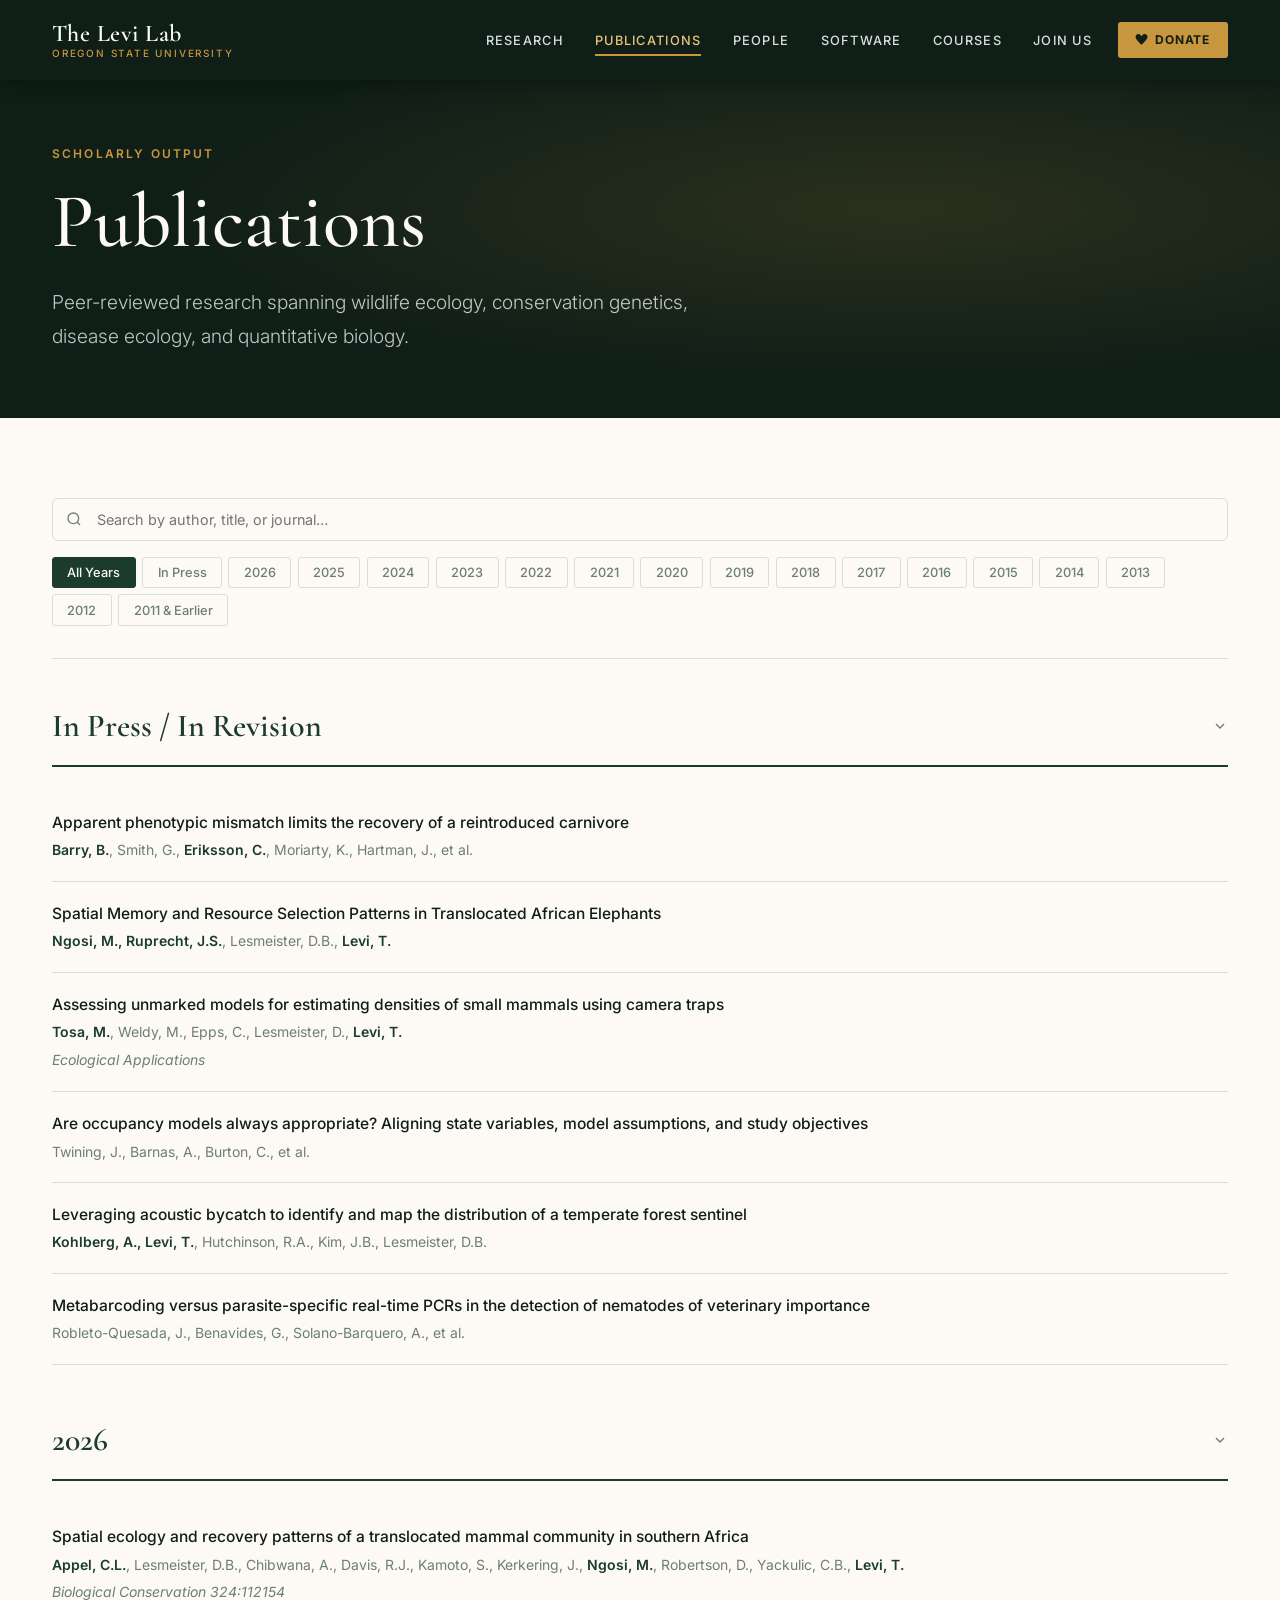
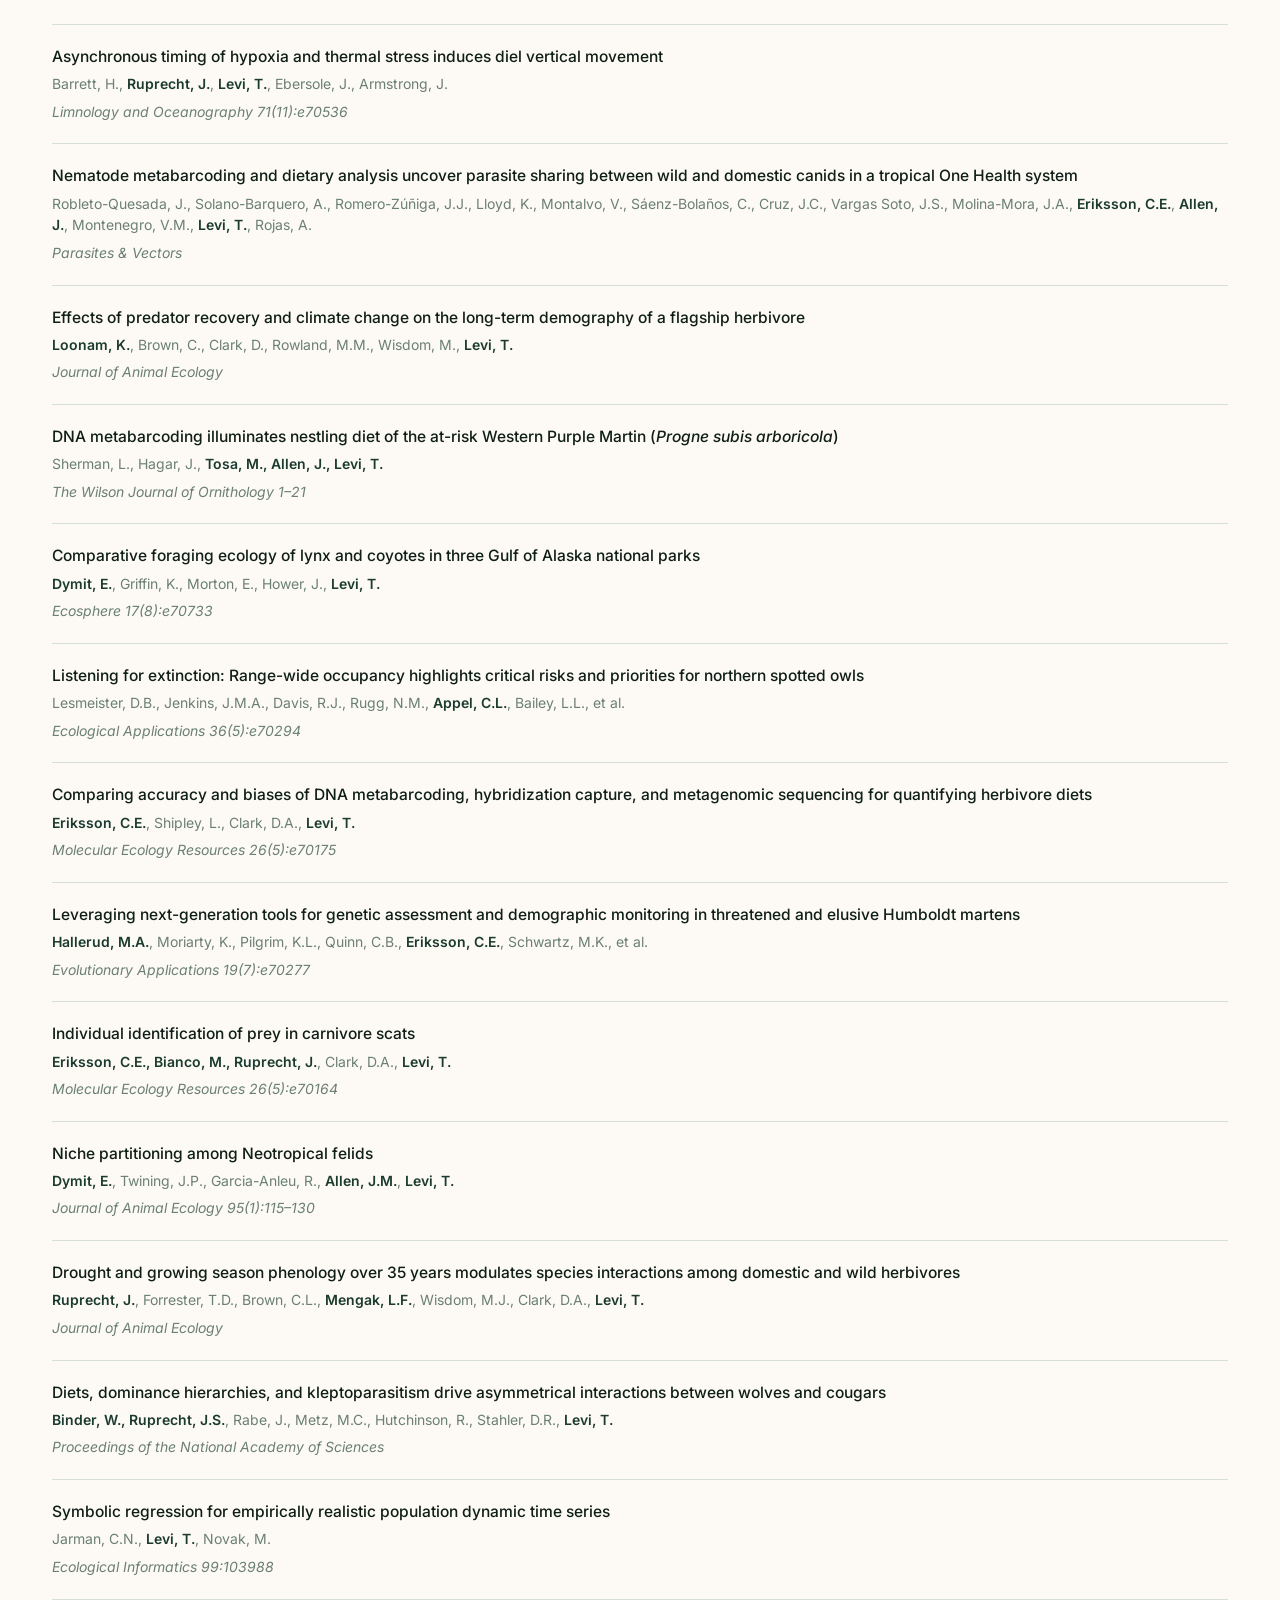
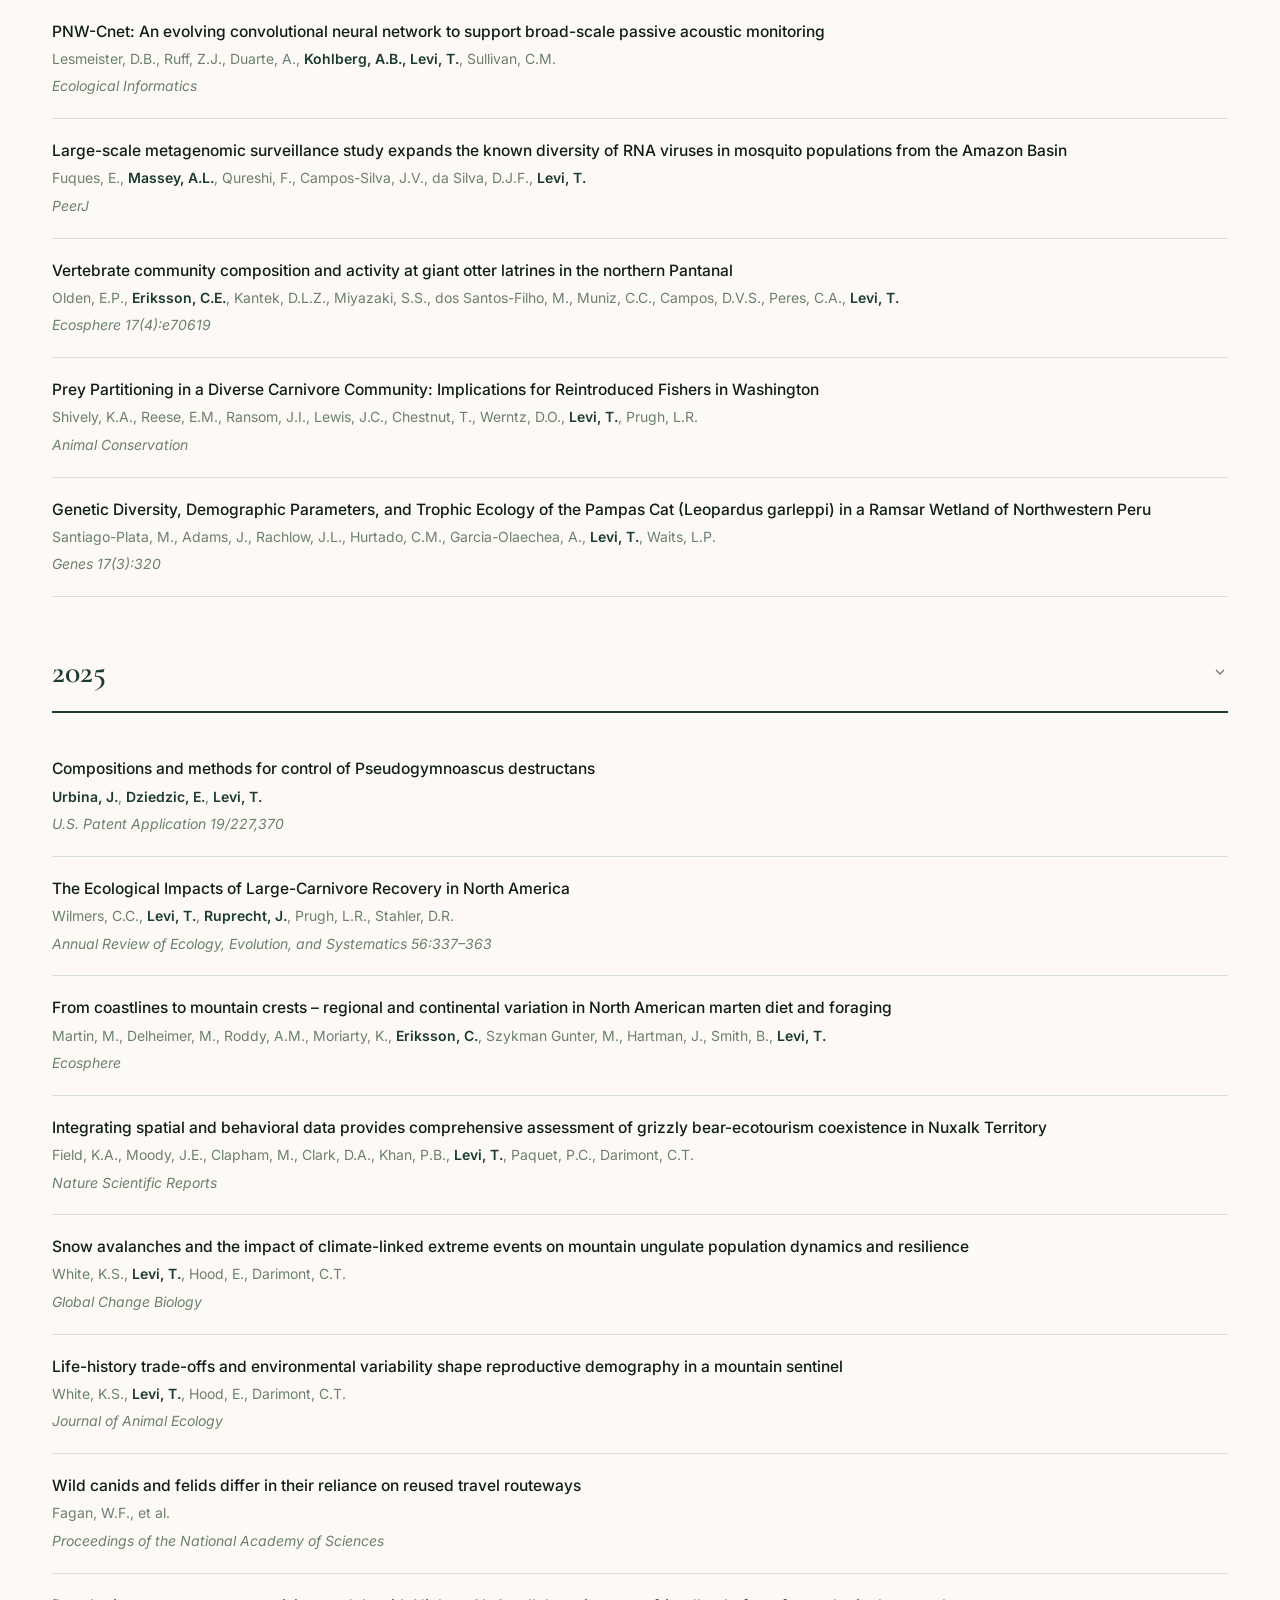
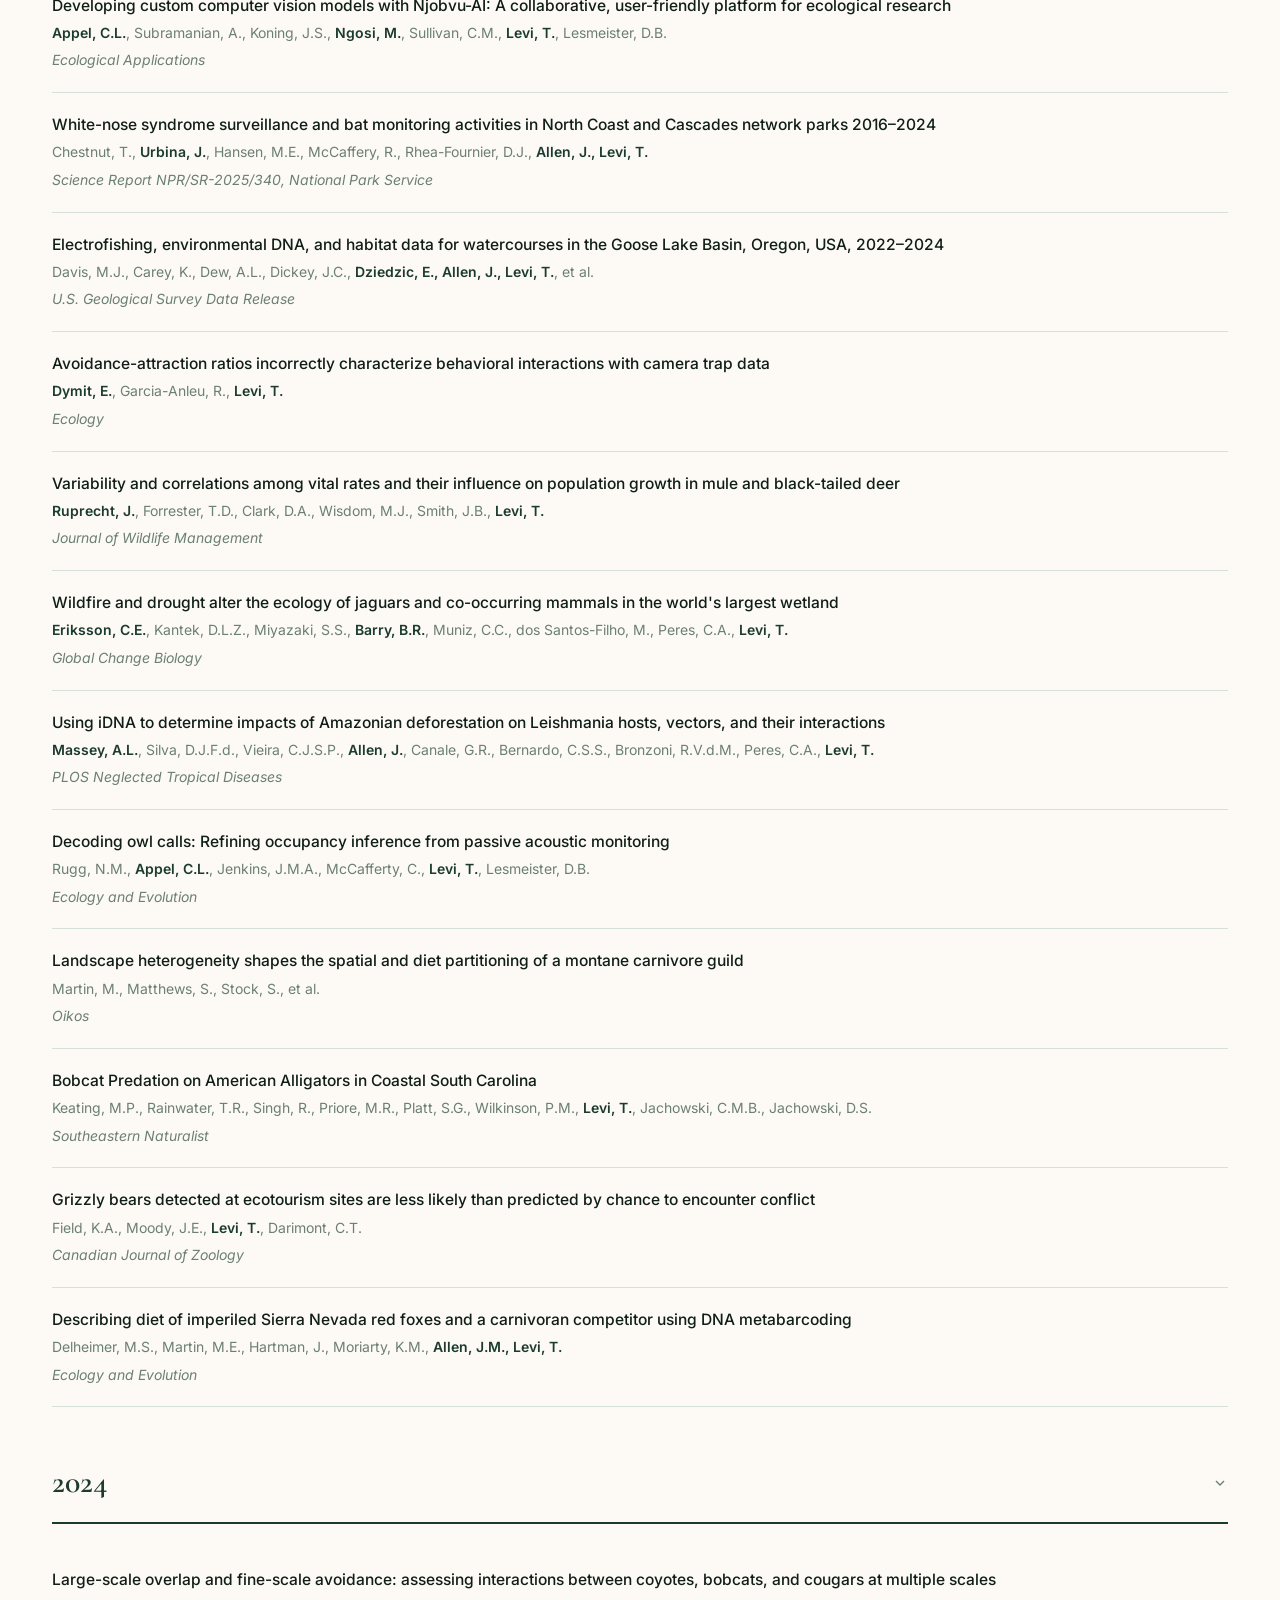
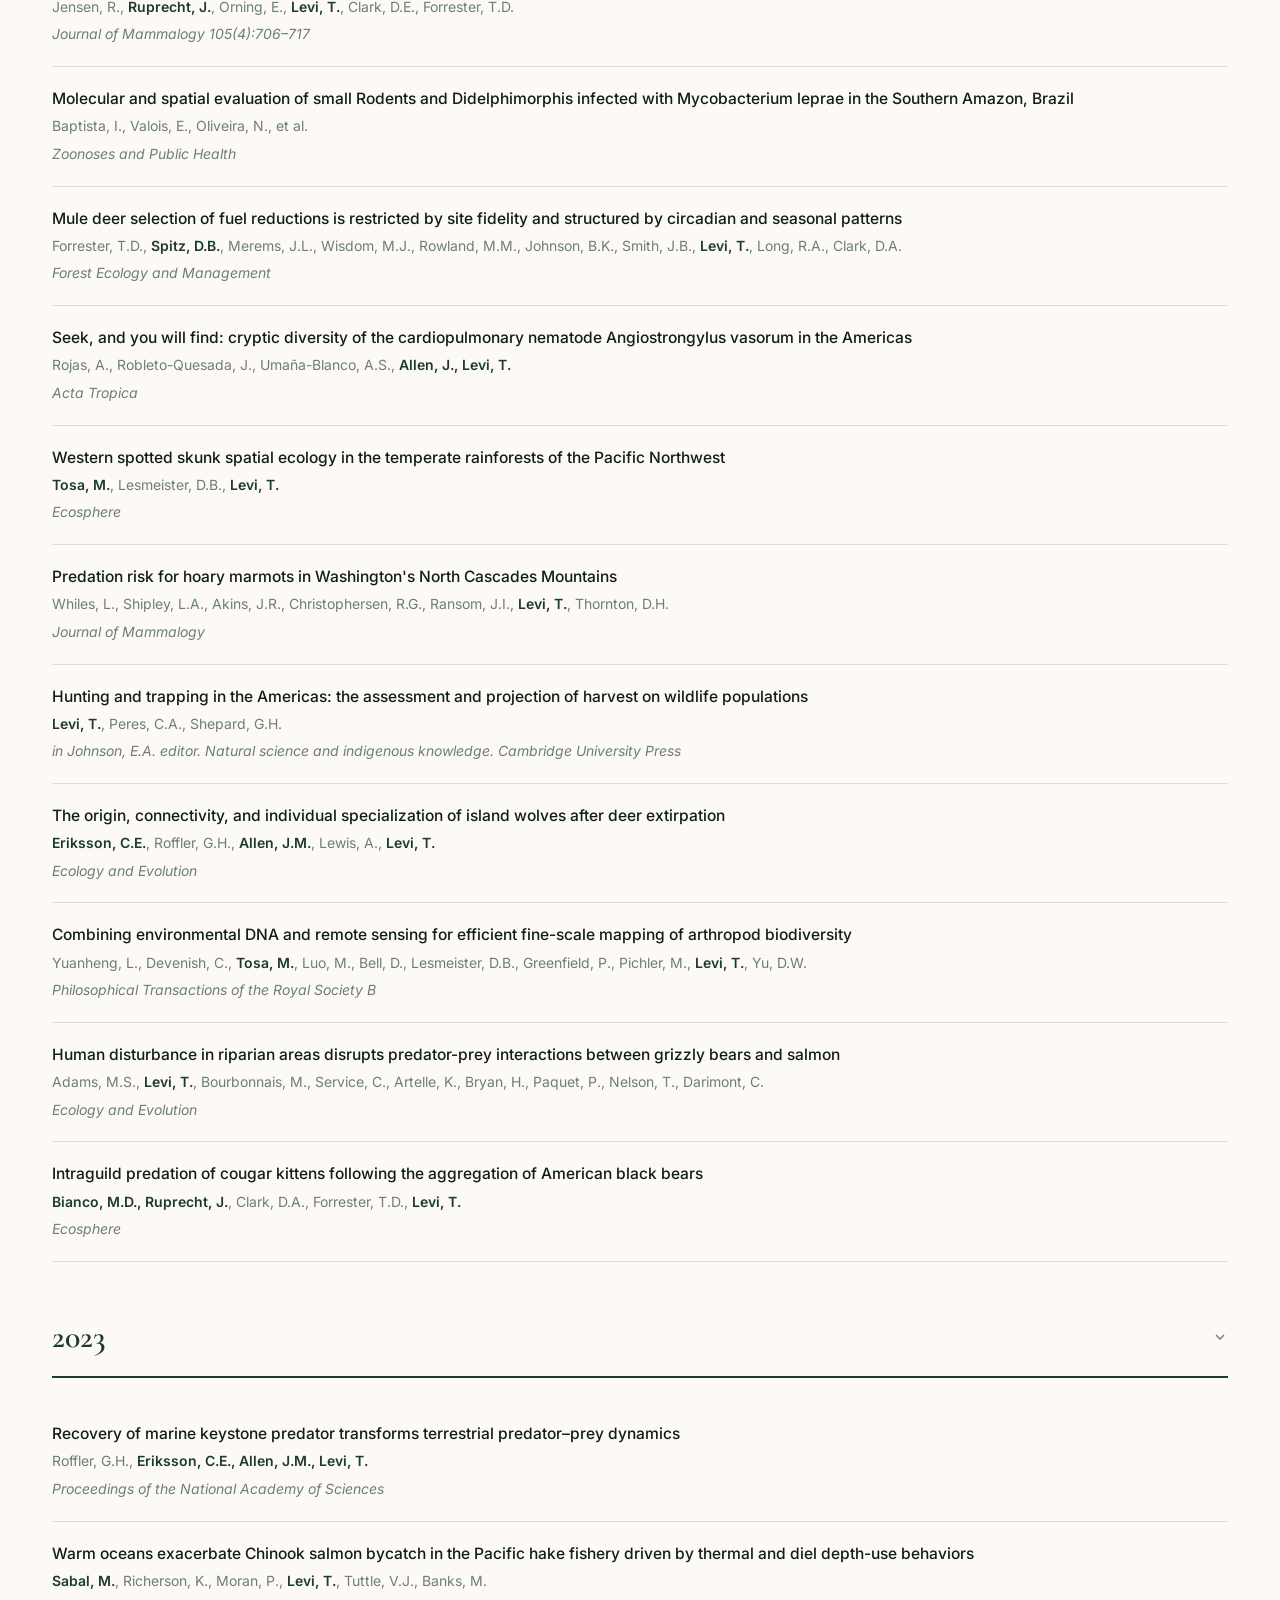
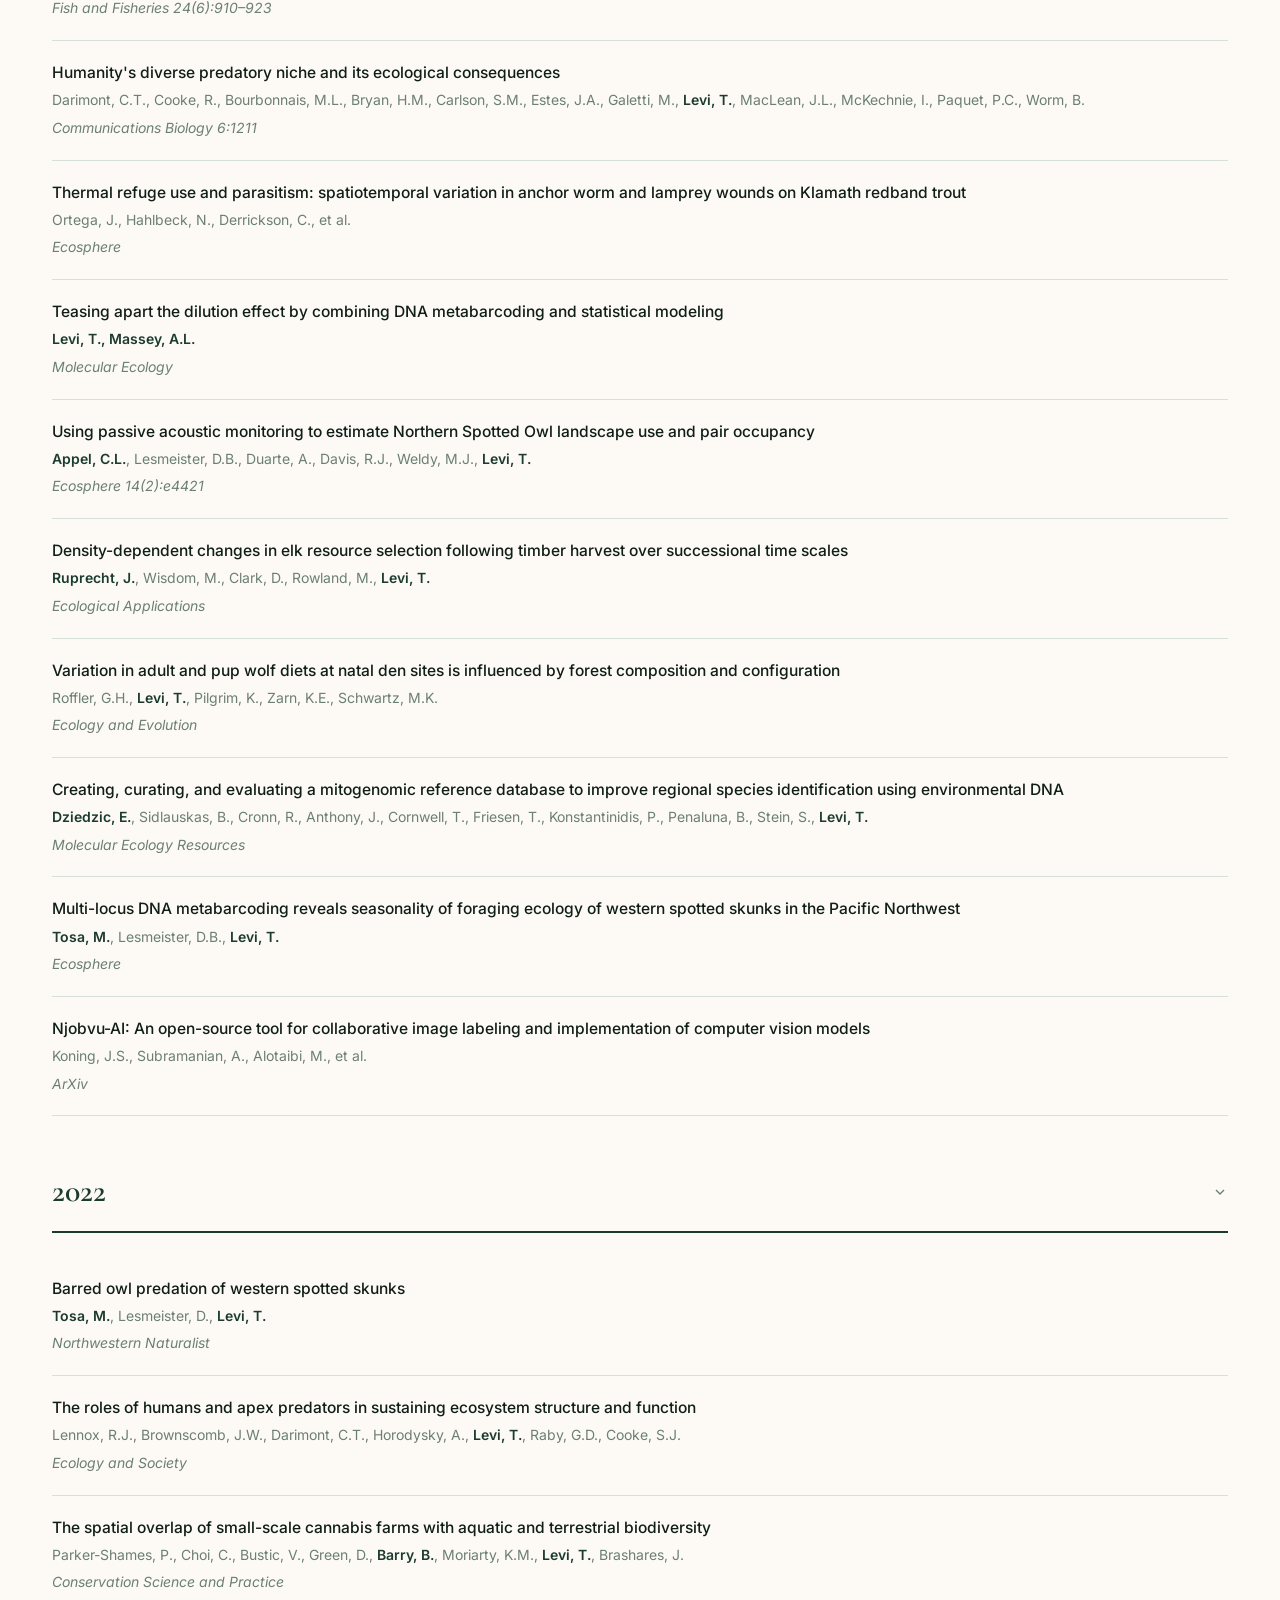
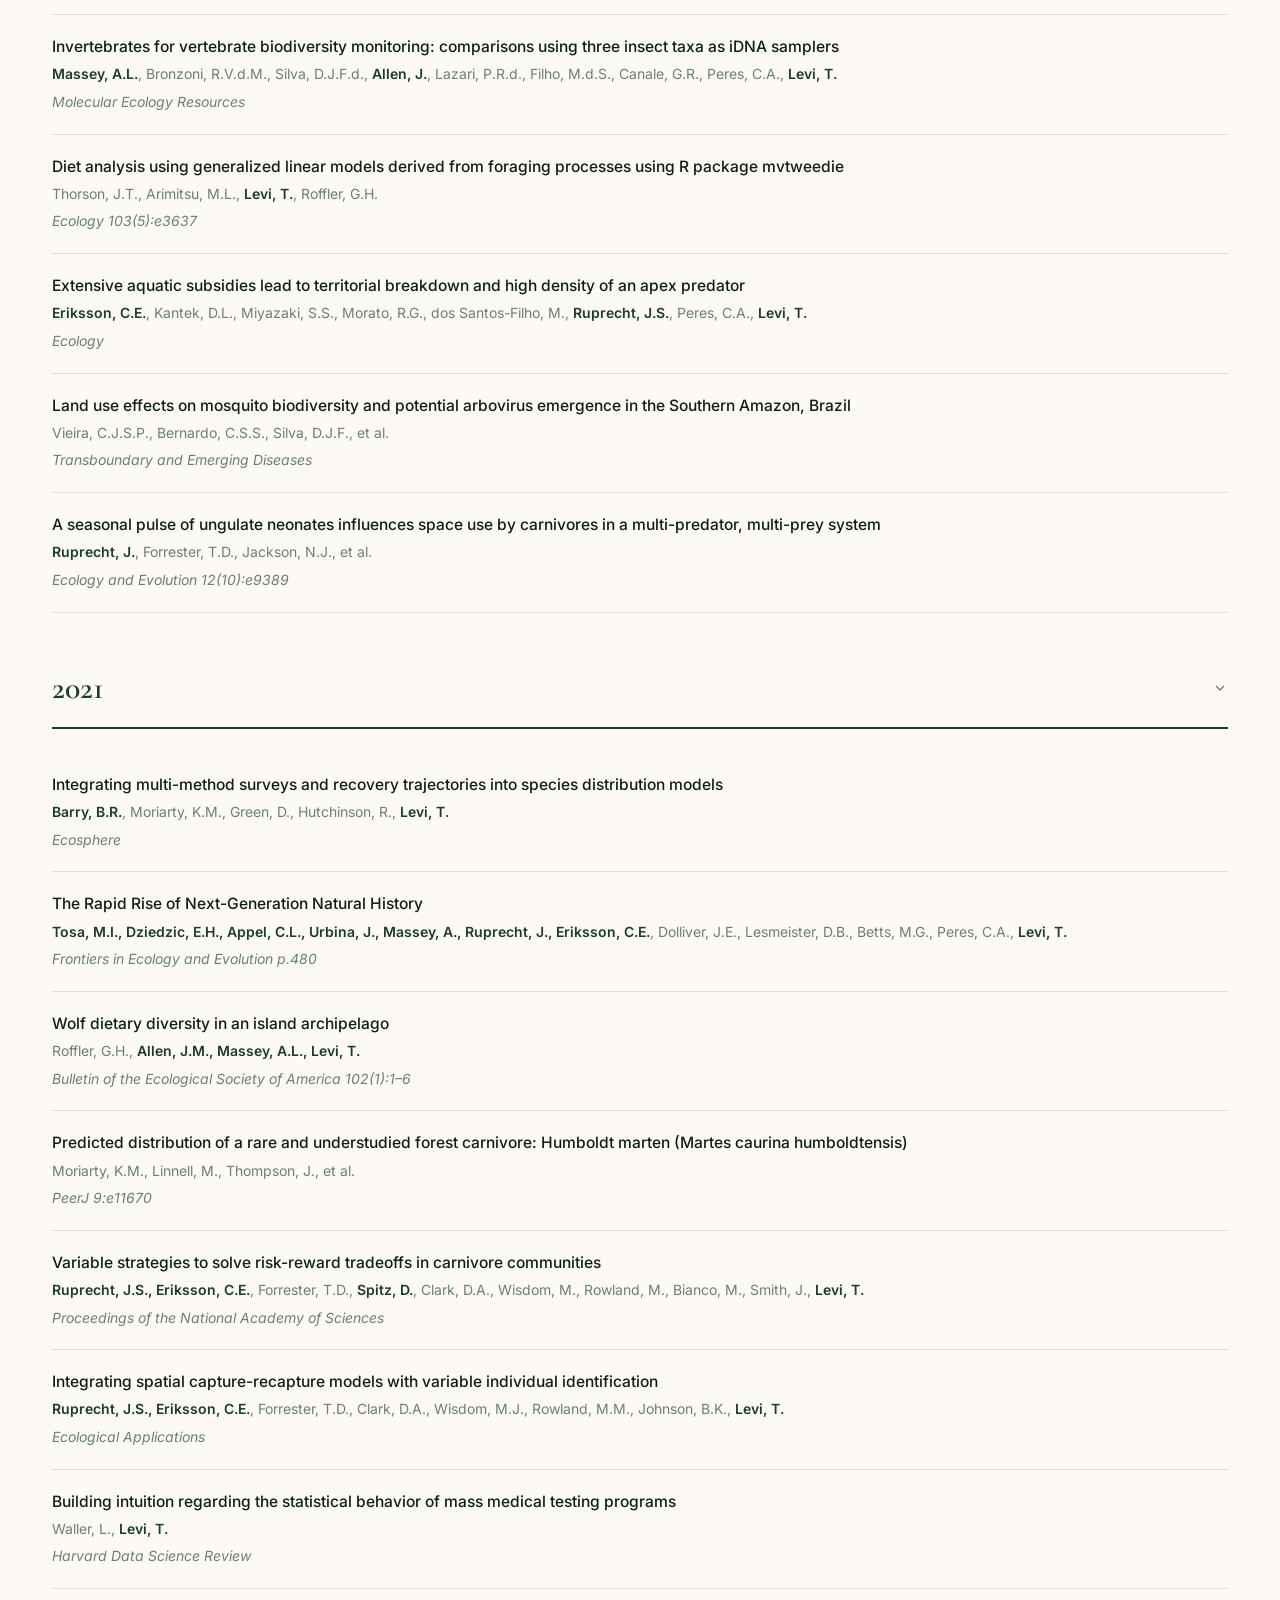
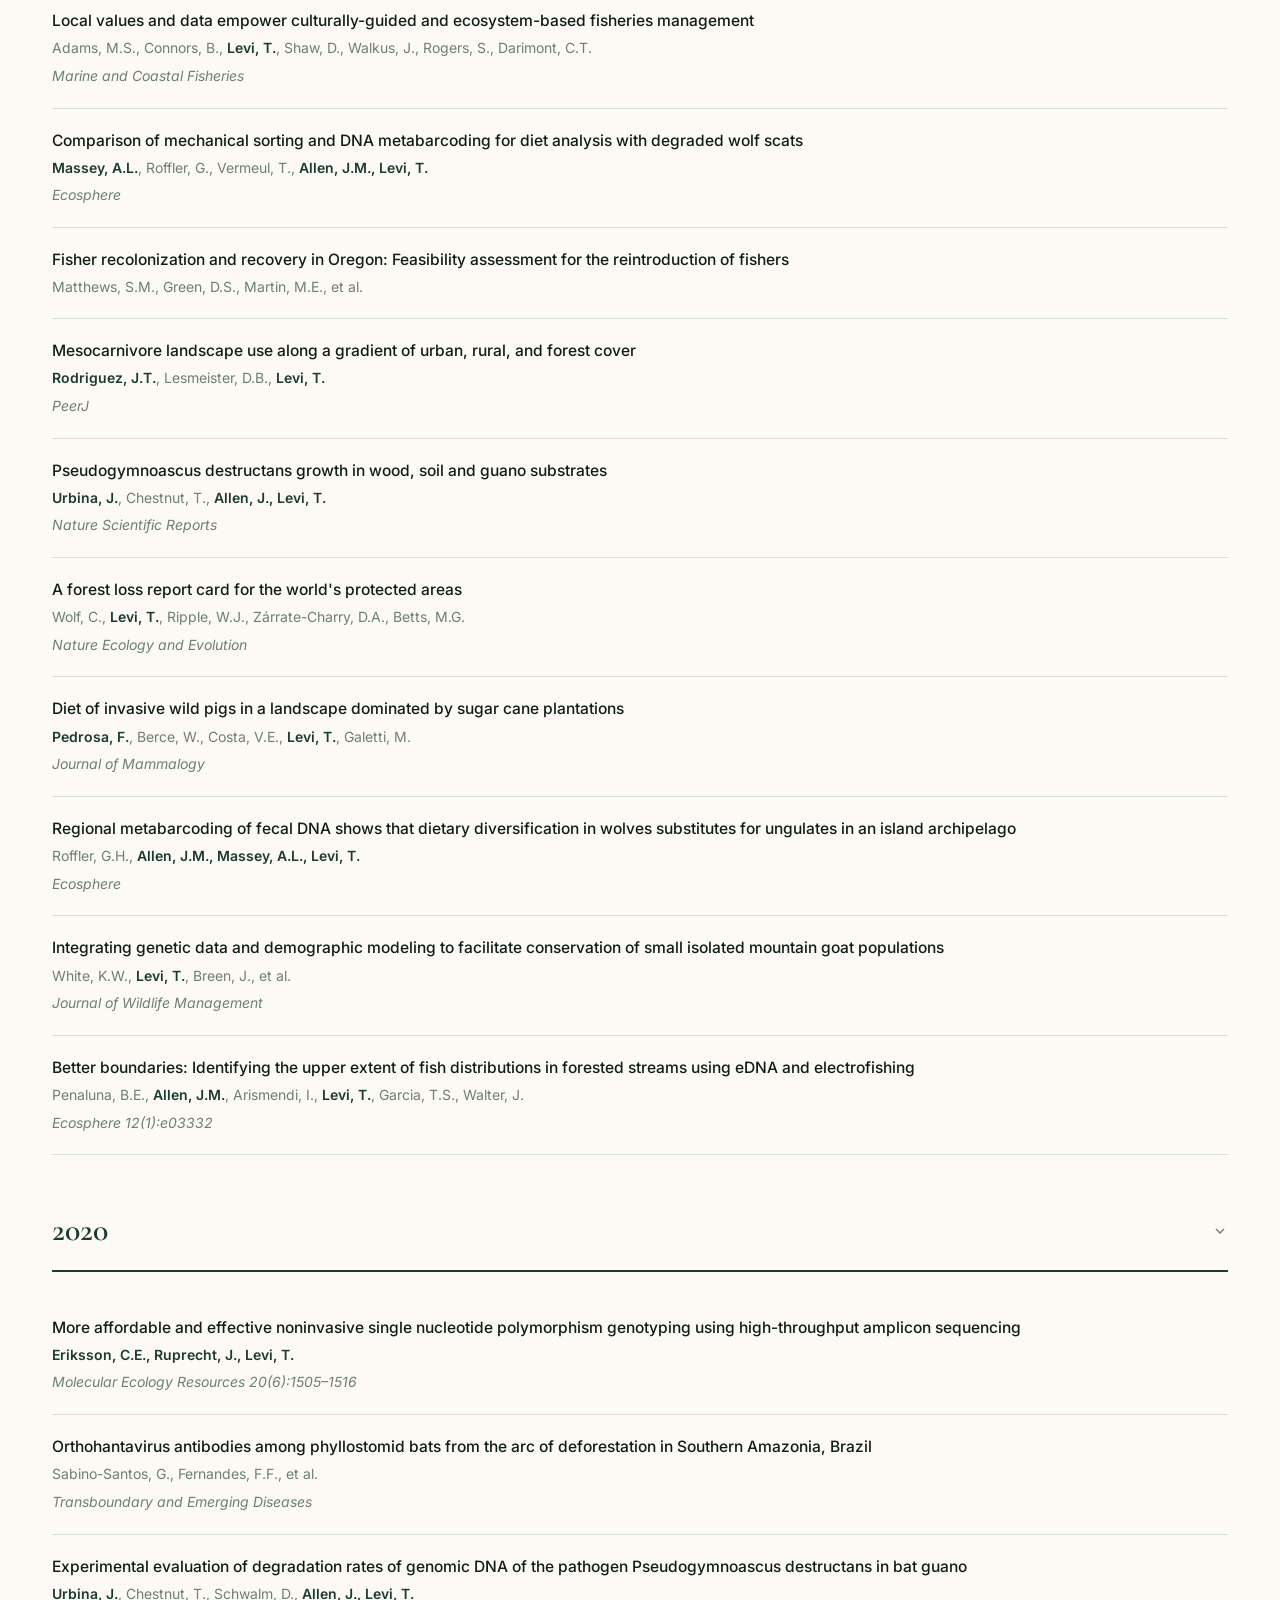
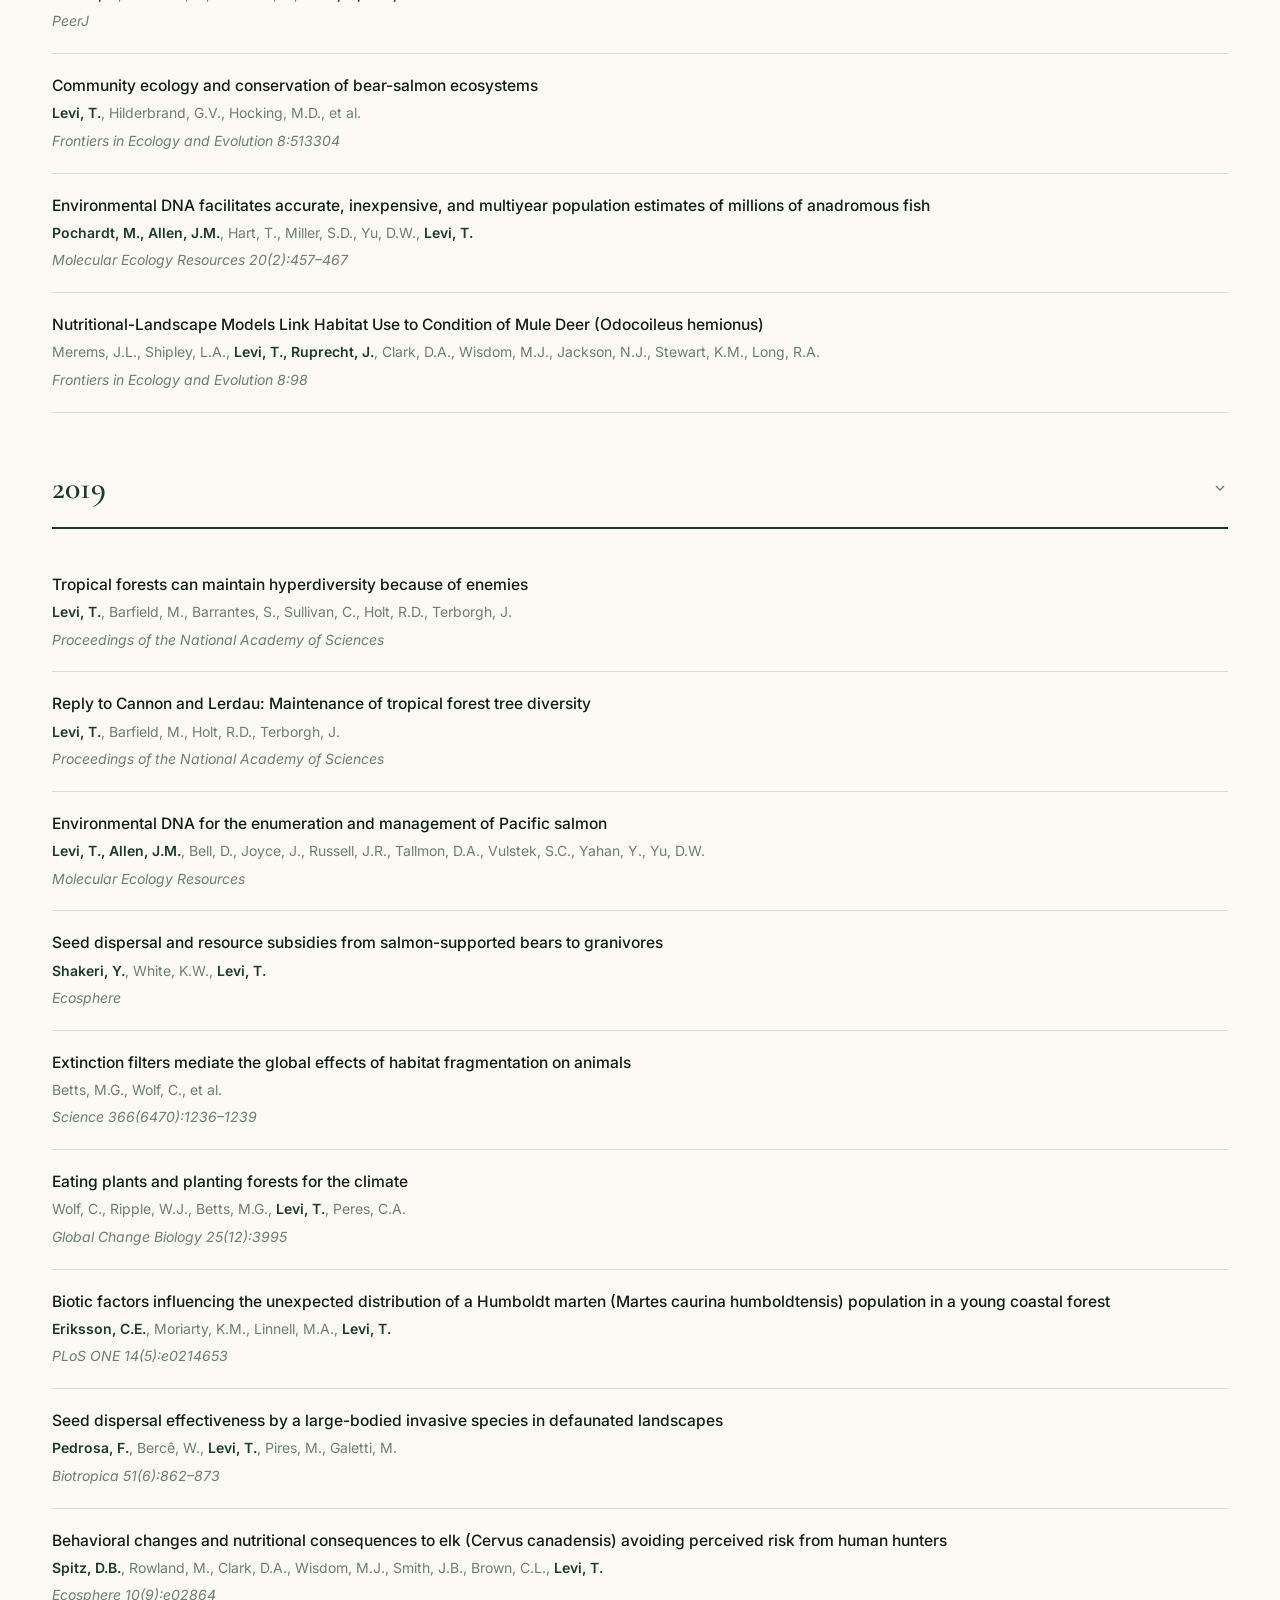
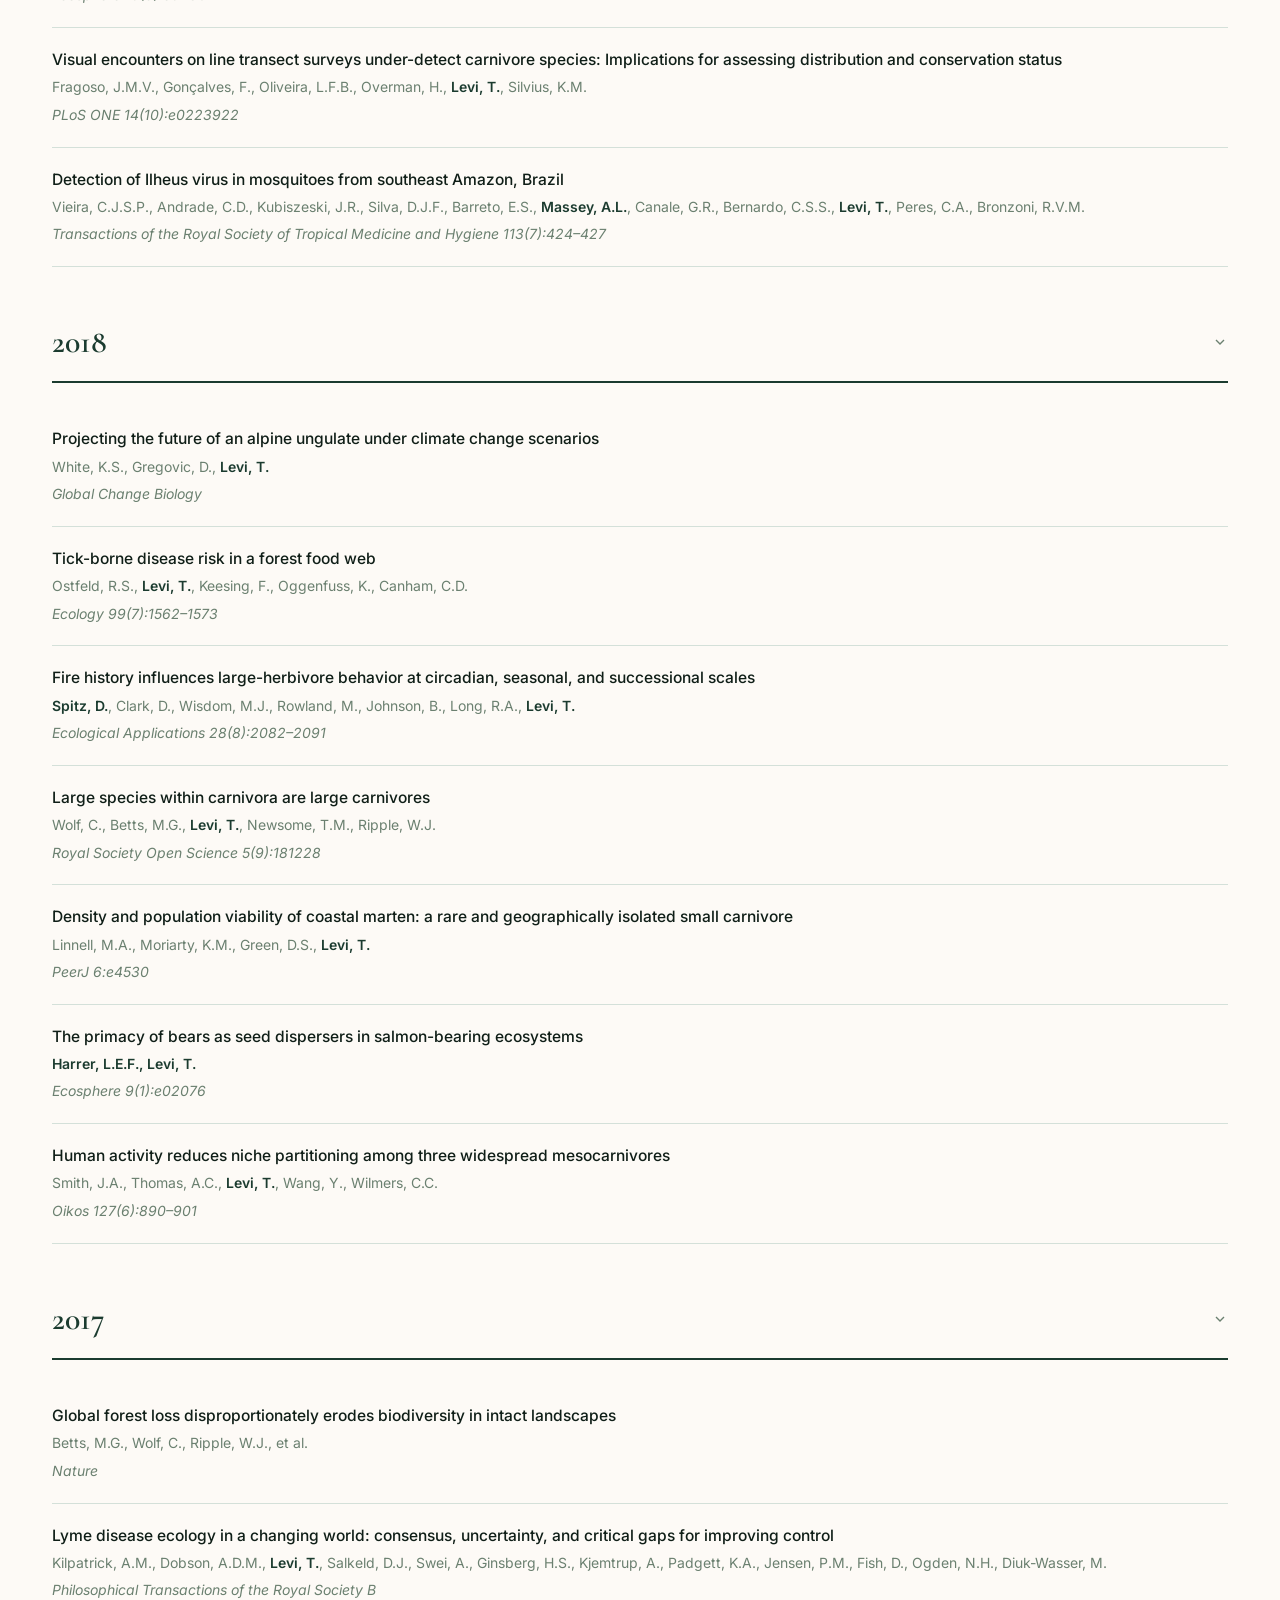
<file: publications.html>
<!DOCTYPE html>
<html lang="en">
<head>
  <meta charset="UTF-8" />
  <meta name="viewport" content="width=device-width, initial-scale=1.0" />
  <title>Publications — The Levi Lab</title>
  <meta name="description" content="Complete list of publications from the Levi Lab at Oregon State University." />
  <link rel="icon" href="favicon.svg" type="image/svg+xml" />
  <link rel="canonical" href="https://levi.cascadiawildlifelab.org/publications.html" />
  <meta name="theme-color" content="#1d3b2a" />
  <meta property="og:title" content="Publications — The Levi Lab" />
  <meta property="og:description" content="Complete list of publications from the Levi Lab at Oregon State University." />
  <meta property="og:type" content="website" />
  <meta property="og:image" content="https://levi.cascadiawildlifelab.org/media/img/field-sampling.jpg" />
  <meta property="og:url" content="https://levi.cascadiawildlifelab.org/publications.html" />
  <meta property="og:site_name" content="The Levi Lab" />
  <meta name="twitter:card" content="summary_large_image" />
  <script>document.documentElement.classList.add('js');</script>
  <link rel="stylesheet" href="css/style.css" />
</head>
<body>
<a class="skip-link" href="#main">Skip to main content</a>

<!-- NAV -->
<nav class="nav nav--solid" id="mainNav">
  <div class="nav__inner">
    <a href="index.html" class="nav__logo">
      <span class="nav__logo-name">The Levi Lab</span>
      <span class="nav__logo-sub">Oregon State University</span>
    </a>
    <ul class="nav__links">
      <li class="nav__item">
        <a href="research.html" class="nav__link">Research</a>
        <div class="nav__dropdown">
          <a href="research.html#env-genetics" class="nav__dropdown-link">Environmental Genetics</a>
          <a href="research.html#wildlife-ecology" class="nav__dropdown-link">Wildlife Ecology &amp; Trophic Cascades</a>
          <a href="research.html#tropical" class="nav__dropdown-link">Human Livelihoods &amp; Tropical Conservation</a>
          <a href="research.html#salmon" class="nav__dropdown-link">Salmon, Humans &amp; Wildlife</a>
          <a href="research.html#disease" class="nav__dropdown-link">Disease Ecology</a>
        </div>
      </li>
      <li><a href="publications.html" class="nav__link active">Publications</a></li>
      <li><a href="people.html" class="nav__link">People</a></li>
      <li><a href="software.html" class="nav__link">Software</a></li>
      <li><a href="courses.html" class="nav__link">Courses</a></li>
      <li><a href="join.html" class="nav__link">Join Us</a></li>
      <li><a href="https://agresearchfoundation.oregonstate.edu/carnivore-ecology-and-conservation" target="_blank" rel="noopener" title="Support carnivore ecology and conservation research through the OSU Agricultural Research Foundation" class="btn--donate" style="margin-left:0.5rem;">
        <svg width="13" height="13" viewBox="0 0 24 24" fill="currentColor"><path d="M12 21.593c-5.63-5.539-11-10.297-11-14.402 0-3.791 3.068-5.191 5.281-5.191 1.312 0 4.151.501 5.719 4.457 1.59-3.968 4.464-4.447 5.726-4.447 2.54 0 5.274 1.621 5.274 5.181 0 4.069-5.136 8.625-11 14.402z"/></svg>
        Donate
      </a></li>
    </ul>
    <button class="nav__hamburger" type="button" aria-label="Menu"
            aria-expanded="false" aria-controls="mobileNav"><span></span><span></span><span></span></button>
  </div>
</nav>
<div class="nav__mobile" id="mobileNav">
  <a href="research.html" class="nav__mobile-link">Research</a>
  <span class="nav__mobile-sublabel">Research Areas</span>
  <a href="research.html#env-genetics" class="nav__mobile-sublink">Environmental Genetics</a>
  <a href="research.html#wildlife-ecology" class="nav__mobile-sublink">Wildlife Ecology &amp; Trophic Cascades</a>
  <a href="research.html#tropical" class="nav__mobile-sublink">Human Livelihoods &amp; Tropical Conservation</a>
  <a href="research.html#salmon" class="nav__mobile-sublink">Salmon, Humans &amp; Wildlife</a>
  <a href="research.html#disease" class="nav__mobile-sublink">Disease Ecology</a>
  <a href="publications.html" class="nav__mobile-link active">Publications</a>
  <a href="people.html" class="nav__mobile-link">People</a>
  <a href="software.html" class="nav__mobile-link">Software</a>
  <a href="courses.html" class="nav__mobile-link">Courses</a>
  <a href="join.html" class="nav__mobile-link">Join Us</a>
  <a href="https://agresearchfoundation.oregonstate.edu/carnivore-ecology-and-conservation" target="_blank" rel="noopener" title="Support carnivore ecology and conservation research through the OSU Agricultural Research Foundation" class="nav__mobile-link" style="color: var(--accent-light);">♥ Donate</a>
</div>

<main id="main">
<div class="page-hero">
  <div class="container">
    <span class="page-hero__eyebrow">Scholarly Output</span>
    <h1>Publications</h1>
    <p class="lead">Peer-reviewed research spanning wildlife ecology, conservation genetics, disease ecology, and quantitative biology.</p>
  </div>
</div>

<!-- ============================================================
     PUBLICATIONS CONTENT
     ============================================================ -->
<section class="pub-page">
  <div class="container">

    <!-- Shown only when arriving from a research area via ?topic=… -->
    <div class="pub-topic-banner" id="pubTopicBanner" hidden>
      <div class="pub-topic-banner__text">
        <span class="pub-topic-banner__label">Filtered by research area</span>
        <strong id="pubTopicName"></strong>
        <span id="pubTopicCount"></span>
      </div>
      <a href="publications.html" class="pub-topic-banner__clear">Show all publications &times;</a>
    </div>

    <div class="pub-controls">
      <div class="pub-search">
        <svg class="pub-search__icon" width="16" height="16" viewBox="0 0 24 24" fill="none" stroke="currentColor" stroke-width="2"><circle cx="11" cy="11" r="8"/><path d="m21 21-4.35-4.35"/></svg>
        <input type="text" id="pubSearch" placeholder="Search by author, title, or journal…" autocomplete="off">
      </div>
      <div class="pub-year-filters">
        <button class="pub-year-btn active" data-year="all">All Years</button>
        <button class="pub-year-btn" data-year="in-press">In Press</button>
        <button class="pub-year-btn" data-year="2026">2026</button>
        <button class="pub-year-btn" data-year="2025">2025</button>
        <button class="pub-year-btn" data-year="2024">2024</button>
        <button class="pub-year-btn" data-year="2023">2023</button>
        <button class="pub-year-btn" data-year="2022">2022</button>
        <button class="pub-year-btn" data-year="2021">2021</button>
        <button class="pub-year-btn" data-year="2020">2020</button>
        <button class="pub-year-btn" data-year="2019">2019</button>
        <button class="pub-year-btn" data-year="2018">2018</button>
        <button class="pub-year-btn" data-year="2017">2017</button>
        <button class="pub-year-btn" data-year="2016">2016</button>
        <button class="pub-year-btn" data-year="2015">2015</button>
        <button class="pub-year-btn" data-year="2014">2014</button>
        <button class="pub-year-btn" data-year="2013">2013</button>
        <button class="pub-year-btn" data-year="2012">2012</button>
        <button class="pub-year-btn" data-year="older">2011 &amp; Earlier</button>
      </div>
    </div>

    <p class="pub-count" id="pubCount"></p>

    <!-- IN PRESS / IN REVISION -->
    <div class="pub-year-group" data-year="in-press">
      <div class="pub-year-group__header">
        <span class="pub-year-group__year">In Press / In Revision</span>
        <span class="pub-year-group__count"></span>
        <svg class="pub-year-group__toggle" width="16" height="16" viewBox="0 0 24 24" fill="none" stroke="currentColor" stroke-width="2"><polyline points="6 9 12 15 18 9"/></svg>
      </div>
      <div class="pub-year-group__list">
        <div class="pub-entry" data-topics="cascadia wildlife-ecology">
          <div class="pub-entry__title">Apparent phenotypic mismatch limits the recovery of a reintroduced carnivore</div>
          <div class="pub-entry__authors"><span class="lab-member">Barry, B.</span>, Smith, G., <span class="lab-member">Eriksson, C.</span>, Moriarty, K., Hartman, J., et al.</div>
        </div>
        <div class="pub-entry" data-topics="tropical wildlife-ecology">
          <div class="pub-entry__title">Spatial Memory and Resource Selection Patterns in Translocated African Elephants</div>
          <div class="pub-entry__authors"><span class="lab-member">Ngosi, M., Ruprecht, J.S.</span>, Lesmeister, D.B., <span class="lab-member">Levi, T.</span></div>
        </div>
        <div class="pub-entry" data-topics="cascadia wildlife-ecology">
          <div class="pub-entry__title">Assessing unmarked models for estimating densities of small mammals using camera traps</div>
          <div class="pub-entry__authors"><span class="lab-member">Tosa, M.</span>, Weldy, M., Epps, C., Lesmeister, D., <span class="lab-member">Levi, T.</span></div>
          <div class="pub-entry__journal"><span class="journal-name">Ecological Applications</span></div>
        </div>
        <div class="pub-entry" data-topics="cascadia wildlife-ecology">
          <div class="pub-entry__title">Are occupancy models always appropriate? Aligning state variables, model assumptions, and study objectives</div>
          <div class="pub-entry__authors">Twining, J., Barnas, A., Burton, C., et al.</div>
        </div>
        <div class="pub-entry" data-topics="salmon wildlife-ecology">
          <div class="pub-entry__title">Leveraging acoustic bycatch to identify and map the distribution of a temperate forest sentinel</div>
          <div class="pub-entry__authors"><span class="lab-member">Kohlberg, A., Levi, T.</span>, Hutchinson, R.A., Kim, J.B., Lesmeister, D.B.</div>
        </div>
        <div class="pub-entry" data-topics="disease env-genetics">
          <div class="pub-entry__title">Metabarcoding versus parasite-specific real-time PCRs in the detection of nematodes of veterinary importance</div>
          <div class="pub-entry__authors">Robleto-Quesada, J., Benavides, G., Solano-Barquero, A., et al.</div>
        </div>
      </div>
    </div>

    <!-- 2026 -->
    <div class="pub-year-group" data-year="2026">
      <div class="pub-year-group__header">
        <span class="pub-year-group__year">2026</span>
        <span class="pub-year-group__count"></span>
        <svg class="pub-year-group__toggle" width="16" height="16" viewBox="0 0 24 24" fill="none" stroke="currentColor" stroke-width="2"><polyline points="6 9 12 15 18 9"/></svg>
      </div>
      <div class="pub-year-group__list">
        <div class="pub-entry" data-topics="wildlife-ecology">
          <div class="pub-entry__title">Spatial ecology and recovery patterns of a translocated mammal community in southern Africa</div>
          <div class="pub-entry__authors"><span class="lab-member">Appel, C.L.</span>, Lesmeister, D.B., Chibwana, A., Davis, R.J., Kamoto, S., Kerkering, J., <span class="lab-member">Ngosi, M.</span>, Robertson, D., Yackulic, C.B., <span class="lab-member">Levi, T.</span></div>
          <div class="pub-entry__journal"><span class="journal-name">Biological Conservation</span> 324:112154</div>
        </div>
        <div class="pub-entry" data-topics="salmon">
          <div class="pub-entry__title">Asynchronous timing of hypoxia and thermal stress induces diel vertical movement</div>
          <div class="pub-entry__authors">Barrett, H., <span class="lab-member">Ruprecht, J.</span>, <span class="lab-member">Levi, T.</span>, Ebersole, J., Armstrong, J.</div>
          <div class="pub-entry__journal"><span class="journal-name">Limnology and Oceanography</span> 71(11):e70536</div>
        </div>
        <div class="pub-entry" data-topics="disease env-genetics tropical">
          <div class="pub-entry__title">Nematode metabarcoding and dietary analysis uncover parasite sharing between wild and domestic canids in a tropical One Health system</div>
          <div class="pub-entry__authors">Robleto-Quesada, J., Solano-Barquero, A., Romero-Zúñiga, J.J., Lloyd, K., Montalvo, V., Sáenz-Bolaños, C., Cruz, J.C., Vargas Soto, J.S., Molina-Mora, J.A., <span class="lab-member">Eriksson, C.E.</span>, <span class="lab-member">Allen, J.</span>, Montenegro, V.M., <span class="lab-member">Levi, T.</span>, Rojas, A.</div>
          <div class="pub-entry__journal"><span class="journal-name">Parasites &amp; Vectors</span></div>
        </div>
        <div class="pub-entry" data-topics="wildlife-ecology">
          <div class="pub-entry__title">Effects of predator recovery and climate change on the long-term demography of a flagship herbivore</div>
          <div class="pub-entry__authors"><span class="lab-member">Loonam, K.</span>, Brown, C., Clark, D., Rowland, M.M., Wisdom, M., <span class="lab-member">Levi, T.</span></div>
          <div class="pub-entry__journal"><span class="journal-name">Journal of Animal Ecology</span></div>
        </div>
        <div class="pub-entry" data-topics="env-genetics wildlife-ecology">
          <div class="pub-entry__title">DNA metabarcoding illuminates nestling diet of the at-risk Western Purple Martin (<em>Progne subis arboricola</em>)</div>
          <div class="pub-entry__authors">Sherman, L., Hagar, J., <span class="lab-member">Tosa, M., Allen, J., Levi, T.</span></div>
          <div class="pub-entry__journal"><span class="journal-name">The Wilson Journal of Ornithology</span> 1–21</div>
        </div>
        <div class="pub-entry" data-topics="salmon wildlife-ecology">
          <div class="pub-entry__title">Comparative foraging ecology of lynx and coyotes in three Gulf of Alaska national parks</div>
          <div class="pub-entry__authors"><span class="lab-member">Dymit, E.</span>, Griffin, K., Morton, E., Hower, J., <span class="lab-member">Levi, T.</span></div>
          <div class="pub-entry__journal"><span class="journal-name">Ecosphere</span> 17(8):e70733</div>
        </div>
        <div class="pub-entry" data-topics="cascadia wildlife-ecology">
          <div class="pub-entry__title">Listening for extinction: Range-wide occupancy highlights critical risks and priorities for northern spotted owls</div>
          <div class="pub-entry__authors">Lesmeister, D.B., Jenkins, J.M.A., Davis, R.J., Rugg, N.M., <span class="lab-member">Appel, C.L.</span>, Bailey, L.L., et al.</div>
          <div class="pub-entry__journal"><span class="journal-name">Ecological Applications</span> 36(5):e70294</div>
        </div>
        <div class="pub-entry" data-topics="env-genetics wildlife-ecology">
          <div class="pub-entry__title">Comparing accuracy and biases of DNA metabarcoding, hybridization capture, and metagenomic sequencing for quantifying herbivore diets</div>
          <div class="pub-entry__authors"><span class="lab-member">Eriksson, C.E.</span>, Shipley, L., Clark, D.A., <span class="lab-member">Levi, T.</span></div>
          <div class="pub-entry__journal"><span class="journal-name">Molecular Ecology Resources</span> 26(5):e70175</div>
        </div>
        <div class="pub-entry" data-topics="cascadia env-genetics wildlife-ecology">
          <div class="pub-entry__title">Leveraging next-generation tools for genetic assessment and demographic monitoring in threatened and elusive Humboldt martens</div>
          <div class="pub-entry__authors"><span class="lab-member">Hallerud, M.A.</span>, Moriarty, K., Pilgrim, K.L., Quinn, C.B., <span class="lab-member">Eriksson, C.E.</span>, Schwartz, M.K., et al.</div>
          <div class="pub-entry__journal"><span class="journal-name">Evolutionary Applications</span> 19(7):e70277</div>
        </div>
        <div class="pub-entry" data-topics="env-genetics wildlife-ecology">
          <div class="pub-entry__title">Individual identification of prey in carnivore scats</div>
          <div class="pub-entry__authors"><span class="lab-member">Eriksson, C.E., Bianco, M., Ruprecht, J.</span>, Clark, D.A., <span class="lab-member">Levi, T.</span></div>
          <div class="pub-entry__journal"><span class="journal-name">Molecular Ecology Resources</span> 26(5):e70164</div>
        </div>
        <div class="pub-entry" data-topics="tropical wildlife-ecology">
          <div class="pub-entry__title">Niche partitioning among Neotropical felids</div>
          <div class="pub-entry__authors"><span class="lab-member">Dymit, E.</span>, Twining, J.P., Garcia-Anleu, R., <span class="lab-member">Allen, J.M.</span>, <span class="lab-member">Levi, T.</span></div>
          <div class="pub-entry__journal"><span class="journal-name">Journal of Animal Ecology</span> 95(1):115–130</div>
        </div>
        <div class="pub-entry" data-topics="wildlife-ecology">
          <div class="pub-entry__title">Drought and growing season phenology over 35 years modulates species interactions among domestic and wild herbivores</div>
          <div class="pub-entry__authors"><span class="lab-member">Ruprecht, J.</span>, Forrester, T.D., Brown, C.L., <span class="lab-member">Mengak, L.F.</span>, Wisdom, M.J., Clark, D.A., <span class="lab-member">Levi, T.</span></div>
          <div class="pub-entry__journal"><span class="journal-name">Journal of Animal Ecology</span></div>
        </div>
        <div class="pub-entry" data-topics="disease wildlife-ecology">
          <div class="pub-entry__title">Diets, dominance hierarchies, and kleptoparasitism drive asymmetrical interactions between wolves and cougars</div>
          <div class="pub-entry__authors"><span class="lab-member">Binder, W., Ruprecht, J.S.</span>, Rabe, J., Metz, M.C., Hutchinson, R., Stahler, D.R., <span class="lab-member">Levi, T.</span></div>
          <div class="pub-entry__journal"><span class="journal-name">Proceedings of the National Academy of Sciences</span></div>
        </div>
        <div class="pub-entry" data-topics="wildlife-ecology">
          <div class="pub-entry__title">Symbolic regression for empirically realistic population dynamic time series</div>
          <div class="pub-entry__authors">Jarman, C.N., <span class="lab-member">Levi, T.</span>, Novak, M.</div>
          <div class="pub-entry__journal"><span class="journal-name">Ecological Informatics</span> 99:103988</div>
        </div>
        <div class="pub-entry" data-topics="cascadia wildlife-ecology">
          <div class="pub-entry__title">PNW-Cnet: An evolving convolutional neural network to support broad-scale passive acoustic monitoring</div>
          <div class="pub-entry__authors">Lesmeister, D.B., Ruff, Z.J., Duarte, A., <span class="lab-member">Kohlberg, A.B., Levi, T.</span>, Sullivan, C.M.</div>
          <div class="pub-entry__journal"><span class="journal-name">Ecological Informatics</span></div>
        </div>
        <div class="pub-entry" data-topics="disease env-genetics tropical">
          <div class="pub-entry__title">Large-scale metagenomic surveillance study expands the known diversity of RNA viruses in mosquito populations from the Amazon Basin</div>
          <div class="pub-entry__authors">Fuques, E., <span class="lab-member">Massey, A.L.</span>, Qureshi, F., Campos-Silva, J.V., da Silva, D.J.F., <span class="lab-member">Levi, T.</span></div>
          <div class="pub-entry__journal"><span class="journal-name">PeerJ</span></div>
        </div>
        <div class="pub-entry" data-topics="tropical">
          <div class="pub-entry__title">Vertebrate community composition and activity at giant otter latrines in the northern Pantanal</div>
          <div class="pub-entry__authors">Olden, E.P., <span class="lab-member">Eriksson, C.E.</span>, Kantek, D.L.Z., Miyazaki, S.S., dos Santos-Filho, M., Muniz, C.C., Campos, D.V.S., Peres, C.A., <span class="lab-member">Levi, T.</span></div>
          <div class="pub-entry__journal"><span class="journal-name">Ecosphere</span> 17(4):e70619</div>
        </div>
        <div class="pub-entry" data-topics="cascadia wildlife-ecology">
          <div class="pub-entry__title">Prey Partitioning in a Diverse Carnivore Community: Implications for Reintroduced Fishers in Washington</div>
          <div class="pub-entry__authors">Shively, K.A., Reese, E.M., Ransom, J.I., Lewis, J.C., Chestnut, T., Werntz, D.O., <span class="lab-member">Levi, T.</span>, Prugh, L.R.</div>
          <div class="pub-entry__journal"><span class="journal-name">Animal Conservation</span></div>
        </div>
        <div class="pub-entry" data-topics="env-genetics tropical wildlife-ecology">
          <div class="pub-entry__title">Genetic Diversity, Demographic Parameters, and Trophic Ecology of the Pampas Cat (Leopardus garleppi) in a Ramsar Wetland of Northwestern Peru</div>
          <div class="pub-entry__authors">Santiago-Plata, M., Adams, J., Rachlow, J.L., Hurtado, C.M., Garcia-Olaechea, A., <span class="lab-member">Levi, T.</span>, Waits, L.P.</div>
          <div class="pub-entry__journal"><span class="journal-name">Genes</span> 17(3):320</div>
        </div>
      </div>
    </div>

    <!-- 2025 -->
    <div class="pub-year-group" data-year="2025">
      <div class="pub-year-group__header">
        <span class="pub-year-group__year">2025</span>
        <span class="pub-year-group__count"></span>
        <svg class="pub-year-group__toggle" width="16" height="16" viewBox="0 0 24 24" fill="none" stroke="currentColor" stroke-width="2"><polyline points="6 9 12 15 18 9"/></svg>
      </div>
      <div class="pub-year-group__list">
        <div class="pub-entry" data-topics="disease">
          <div class="pub-entry__title">Compositions and methods for control of Pseudogymnoascus destructans</div>
          <div class="pub-entry__authors"><span class="lab-member">Urbina, J.</span>, <span class="lab-member">Dziedzic, E.</span>, <span class="lab-member">Levi, T.</span></div>
          <div class="pub-entry__journal"><span class="journal-name">U.S. Patent Application 19/227,370</span></div>
        </div>
        <div class="pub-entry" data-topics="wildlife-ecology">
          <div class="pub-entry__title">The Ecological Impacts of Large-Carnivore Recovery in North America</div>
          <div class="pub-entry__authors">Wilmers, C.C., <span class="lab-member">Levi, T.</span>, <span class="lab-member">Ruprecht, J.</span>, Prugh, L.R., Stahler, D.R.</div>
          <div class="pub-entry__journal"><span class="journal-name">Annual Review of Ecology, Evolution, and Systematics</span> 56:337–363</div>
        </div>
        <div class="pub-entry" data-topics="cascadia wildlife-ecology">
          <div class="pub-entry__title">From coastlines to mountain crests – regional and continental variation in North American marten diet and foraging</div>
          <div class="pub-entry__authors">Martin, M., Delheimer, M., Roddy, A.M., Moriarty, K., <span class="lab-member">Eriksson, C.</span>, Szykman Gunter, M., Hartman, J., Smith, B., <span class="lab-member">Levi, T.</span></div>
          <div class="pub-entry__journal"><span class="journal-name">Ecosphere</span></div>
        </div>
        <div class="pub-entry" data-topics="salmon wildlife-ecology">
          <div class="pub-entry__title">Integrating spatial and behavioral data provides comprehensive assessment of grizzly bear-ecotourism coexistence in Nuxalk Territory</div>
          <div class="pub-entry__authors">Field, K.A., Moody, J.E., Clapham, M., Clark, D.A., Khan, P.B., <span class="lab-member">Levi, T.</span>, Paquet, P.C., Darimont, C.T.</div>
          <div class="pub-entry__journal"><span class="journal-name">Nature Scientific Reports</span></div>
        </div>
        <div class="pub-entry" data-topics="wildlife-ecology">
          <div class="pub-entry__title">Snow avalanches and the impact of climate-linked extreme events on mountain ungulate population dynamics and resilience</div>
          <div class="pub-entry__authors">White, K.S., <span class="lab-member">Levi, T.</span>, Hood, E., Darimont, C.T.</div>
          <div class="pub-entry__journal"><span class="journal-name">Global Change Biology</span></div>
        </div>
        <div class="pub-entry" data-topics="wildlife-ecology">
          <div class="pub-entry__title">Life-history trade-offs and environmental variability shape reproductive demography in a mountain sentinel</div>
          <div class="pub-entry__authors">White, K.S., <span class="lab-member">Levi, T.</span>, Hood, E., Darimont, C.T.</div>
          <div class="pub-entry__journal"><span class="journal-name">Journal of Animal Ecology</span></div>
        </div>
        <div class="pub-entry" data-topics="wildlife-ecology">
          <div class="pub-entry__title">Wild canids and felids differ in their reliance on reused travel routeways</div>
          <div class="pub-entry__authors">Fagan, W.F., et al.</div>
          <div class="pub-entry__journal"><span class="journal-name">Proceedings of the National Academy of Sciences</span></div>
        </div>
        <div class="pub-entry" data-topics="cascadia">
          <div class="pub-entry__title">Developing custom computer vision models with Njobvu-AI: A collaborative, user-friendly platform for ecological research</div>
          <div class="pub-entry__authors"><span class="lab-member">Appel, C.L.</span>, Subramanian, A., Koning, J.S., <span class="lab-member">Ngosi, M.</span>, Sullivan, C.M., <span class="lab-member">Levi, T.</span>, Lesmeister, D.B.</div>
          <div class="pub-entry__journal"><span class="journal-name">Ecological Applications</span></div>
        </div>
        <div class="pub-entry" data-topics="cascadia disease wildlife-ecology">
          <div class="pub-entry__title">White-nose syndrome surveillance and bat monitoring activities in North Coast and Cascades network parks 2016–2024</div>
          <div class="pub-entry__authors">Chestnut, T., <span class="lab-member">Urbina, J.</span>, Hansen, M.E., McCaffery, R., Rhea-Fournier, D.J., <span class="lab-member">Allen, J., Levi, T.</span></div>
          <div class="pub-entry__journal"><span class="journal-name">Science Report NPR/SR-2025/340, National Park Service</span></div>
        </div>
        <div class="pub-entry" data-topics="env-genetics salmon">
          <div class="pub-entry__title">Electrofishing, environmental DNA, and habitat data for watercourses in the Goose Lake Basin, Oregon, USA, 2022–2024</div>
          <div class="pub-entry__authors">Davis, M.J., Carey, K., Dew, A.L., Dickey, J.C., <span class="lab-member">Dziedzic, E., Allen, J., Levi, T.</span>, et al.</div>
          <div class="pub-entry__journal"><span class="journal-name">U.S. Geological Survey Data Release</span></div>
        </div>
        <div class="pub-entry" data-topics="cascadia wildlife-ecology">
          <div class="pub-entry__title">Avoidance-attraction ratios incorrectly characterize behavioral interactions with camera trap data</div>
          <div class="pub-entry__authors"><span class="lab-member">Dymit, E.</span>, Garcia-Anleu, R., <span class="lab-member">Levi, T.</span></div>
          <div class="pub-entry__journal"><span class="journal-name">Ecology</span></div>
        </div>
        <div class="pub-entry" data-topics="cascadia wildlife-ecology">
          <div class="pub-entry__title">Variability and correlations among vital rates and their influence on population growth in mule and black-tailed deer</div>
          <div class="pub-entry__authors"><span class="lab-member">Ruprecht, J.</span>, Forrester, T.D., Clark, D.A., Wisdom, M.J., Smith, J.B., <span class="lab-member">Levi, T.</span></div>
          <div class="pub-entry__journal"><span class="journal-name">Journal of Wildlife Management</span></div>
        </div>
        <div class="pub-entry" data-topics="tropical wildlife-ecology">
          <div class="pub-entry__title">Wildfire and drought alter the ecology of jaguars and co-occurring mammals in the world's largest wetland</div>
          <div class="pub-entry__authors"><span class="lab-member">Eriksson, C.E.</span>, Kantek, D.L.Z., Miyazaki, S.S., <span class="lab-member">Barry, B.R.</span>, Muniz, C.C., dos Santos-Filho, M., Peres, C.A., <span class="lab-member">Levi, T.</span></div>
          <div class="pub-entry__journal"><span class="journal-name">Global Change Biology</span></div>
        </div>
        <div class="pub-entry" data-topics="disease env-genetics tropical wildlife-ecology">
          <div class="pub-entry__title">Using iDNA to determine impacts of Amazonian deforestation on Leishmania hosts, vectors, and their interactions</div>
          <div class="pub-entry__authors"><span class="lab-member">Massey, A.L.</span>, Silva, D.J.F.d., Vieira, C.J.S.P., <span class="lab-member">Allen, J.</span>, Canale, G.R., Bernardo, C.S.S., Bronzoni, R.V.d.M., Peres, C.A., <span class="lab-member">Levi, T.</span></div>
          <div class="pub-entry__journal"><span class="journal-name">PLOS Neglected Tropical Diseases</span></div>
        </div>
        <div class="pub-entry" data-topics="cascadia wildlife-ecology">
          <div class="pub-entry__title">Decoding owl calls: Refining occupancy inference from passive acoustic monitoring</div>
          <div class="pub-entry__authors">Rugg, N.M., <span class="lab-member">Appel, C.L.</span>, Jenkins, J.M.A., McCafferty, C., <span class="lab-member">Levi, T.</span>, Lesmeister, D.B.</div>
          <div class="pub-entry__journal"><span class="journal-name">Ecology and Evolution</span></div>
        </div>
        <div class="pub-entry" data-topics="cascadia wildlife-ecology">
          <div class="pub-entry__title">Landscape heterogeneity shapes the spatial and diet partitioning of a montane carnivore guild</div>
          <div class="pub-entry__authors">Martin, M., Matthews, S., Stock, S., et al.</div>
          <div class="pub-entry__journal"><span class="journal-name">Oikos</span></div>
        </div>
        <div class="pub-entry" data-topics="salmon wildlife-ecology">
          <div class="pub-entry__title">Bobcat Predation on American Alligators in Coastal South Carolina</div>
          <div class="pub-entry__authors">Keating, M.P., Rainwater, T.R., Singh, R., Priore, M.R., Platt, S.G., Wilkinson, P.M., <span class="lab-member">Levi, T.</span>, Jachowski, C.M.B., Jachowski, D.S.</div>
          <div class="pub-entry__journal"><span class="journal-name">Southeastern Naturalist</span></div>
        </div>
        <div class="pub-entry" data-topics="salmon wildlife-ecology">
          <div class="pub-entry__title">Grizzly bears detected at ecotourism sites are less likely than predicted by chance to encounter conflict</div>
          <div class="pub-entry__authors">Field, K.A., Moody, J.E., <span class="lab-member">Levi, T.</span>, Darimont, C.T.</div>
          <div class="pub-entry__journal"><span class="journal-name">Canadian Journal of Zoology</span></div>
        </div>
        <div class="pub-entry" data-topics="env-genetics wildlife-ecology">
          <div class="pub-entry__title">Describing diet of imperiled Sierra Nevada red foxes and a carnivoran competitor using DNA metabarcoding</div>
          <div class="pub-entry__authors">Delheimer, M.S., Martin, M.E., Hartman, J., Moriarty, K.M., <span class="lab-member">Allen, J.M., Levi, T.</span></div>
          <div class="pub-entry__journal"><span class="journal-name">Ecology and Evolution</span></div>
        </div>
      </div>
    </div>

    <!-- 2024 -->
    <div class="pub-year-group" data-year="2024">
      <div class="pub-year-group__header">
        <span class="pub-year-group__year">2024</span>
        <span class="pub-year-group__count"></span>
        <svg class="pub-year-group__toggle" width="16" height="16" viewBox="0 0 24 24" fill="none" stroke="currentColor" stroke-width="2"><polyline points="6 9 12 15 18 9"/></svg>
      </div>
      <div class="pub-year-group__list">
        <div class="pub-entry" data-topics="wildlife-ecology">
          <div class="pub-entry__title">Large-scale overlap and fine-scale avoidance: assessing interactions between coyotes, bobcats, and cougars at multiple scales</div>
          <div class="pub-entry__authors">Jensen, R., <span class="lab-member">Ruprecht, J.</span>, Orning, E., <span class="lab-member">Levi, T.</span>, Clark, D.E., Forrester, T.D.</div>
          <div class="pub-entry__journal"><span class="journal-name">Journal of Mammalogy</span> 105(4):706&ndash;717</div>
        </div>
        <div class="pub-entry" data-topics="disease env-genetics tropical">
          <div class="pub-entry__title">Molecular and spatial evaluation of small Rodents and Didelphimorphis infected with Mycobacterium leprae in the Southern Amazon, Brazil</div>
          <div class="pub-entry__authors">Baptista, I., Valois, E., Oliveira, N., et al.</div>
          <div class="pub-entry__journal"><span class="journal-name">Zoonoses and Public Health</span></div>
        </div>
        <div class="pub-entry" data-topics="cascadia wildlife-ecology">
          <div class="pub-entry__title">Mule deer selection of fuel reductions is restricted by site fidelity and structured by circadian and seasonal patterns</div>
          <div class="pub-entry__authors">Forrester, T.D., <span class="lab-member">Spitz, D.B.</span>, Merems, J.L., Wisdom, M.J., Rowland, M.M., Johnson, B.K., Smith, J.B., <span class="lab-member">Levi, T.</span>, Long, R.A., Clark, D.A.</div>
          <div class="pub-entry__journal"><span class="journal-name">Forest Ecology and Management</span></div>
        </div>
        <div class="pub-entry" data-topics="disease">
          <div class="pub-entry__title">Seek, and you will find: cryptic diversity of the cardiopulmonary nematode Angiostrongylus vasorum in the Americas</div>
          <div class="pub-entry__authors">Rojas, A., Robleto-Quesada, J., Umaña-Blanco, A.S., <span class="lab-member">Allen, J., Levi, T.</span></div>
          <div class="pub-entry__journal"><span class="journal-name">Acta Tropica</span></div>
        </div>
        <div class="pub-entry" data-topics="cascadia tropical wildlife-ecology">
          <div class="pub-entry__title">Western spotted skunk spatial ecology in the temperate rainforests of the Pacific Northwest</div>
          <div class="pub-entry__authors"><span class="lab-member">Tosa, M.</span>, Lesmeister, D.B., <span class="lab-member">Levi, T.</span></div>
          <div class="pub-entry__journal"><span class="journal-name">Ecosphere</span></div>
        </div>
        <div class="pub-entry" data-topics="cascadia wildlife-ecology">
          <div class="pub-entry__title">Predation risk for hoary marmots in Washington's North Cascades Mountains</div>
          <div class="pub-entry__authors">Whiles, L., Shipley, L.A., Akins, J.R., Christophersen, R.G., Ransom, J.I., <span class="lab-member">Levi, T.</span>, Thornton, D.H.</div>
          <div class="pub-entry__journal"><span class="journal-name">Journal of Mammalogy</span></div>
        </div>
        <div class="pub-entry" data-topics="cascadia tropical">
          <div class="pub-entry__title">Hunting and trapping in the Americas: the assessment and projection of harvest on wildlife populations</div>
          <div class="pub-entry__authors"><span class="lab-member">Levi, T.</span>, Peres, C.A., Shepard, G.H.</div>
          <div class="pub-entry__journal">in Johnson, E.A. editor. <span class="journal-name">Natural science and indigenous knowledge</span>. Cambridge University Press</div>
        </div>
        <div class="pub-entry" data-topics="cascadia wildlife-ecology">
          <div class="pub-entry__title">The origin, connectivity, and individual specialization of island wolves after deer extirpation</div>
          <div class="pub-entry__authors"><span class="lab-member">Eriksson, C.E.</span>, Roffler, G.H., <span class="lab-member">Allen, J.M.</span>, Lewis, A., <span class="lab-member">Levi, T.</span></div>
          <div class="pub-entry__journal"><span class="journal-name">Ecology and Evolution</span></div>
        </div>
        <div class="pub-entry" data-topics="env-genetics tropical wildlife-ecology">
          <div class="pub-entry__title">Combining environmental DNA and remote sensing for efficient fine-scale mapping of arthropod biodiversity</div>
          <div class="pub-entry__authors">Yuanheng, L., Devenish, C., <span class="lab-member">Tosa, M.</span>, Luo, M., Bell, D., Lesmeister, D.B., Greenfield, P., Pichler, M., <span class="lab-member">Levi, T.</span>, Yu, D.W.</div>
          <div class="pub-entry__journal"><span class="journal-name">Philosophical Transactions of the Royal Society B</span></div>
        </div>
        <div class="pub-entry" data-topics="salmon wildlife-ecology">
          <div class="pub-entry__title">Human disturbance in riparian areas disrupts predator-prey interactions between grizzly bears and salmon</div>
          <div class="pub-entry__authors">Adams, M.S., <span class="lab-member">Levi, T.</span>, Bourbonnais, M., Service, C., Artelle, K., Bryan, H., Paquet, P., Nelson, T., Darimont, C.</div>
          <div class="pub-entry__journal"><span class="journal-name">Ecology and Evolution</span></div>
        </div>
        <div class="pub-entry" data-topics="wildlife-ecology">
          <div class="pub-entry__title">Intraguild predation of cougar kittens following the aggregation of American black bears</div>
          <div class="pub-entry__authors"><span class="lab-member">Bianco, M.D., Ruprecht, J.</span>, Clark, D.A., Forrester, T.D., <span class="lab-member">Levi, T.</span></div>
          <div class="pub-entry__journal"><span class="journal-name">Ecosphere</span></div>
        </div>
      </div>
    </div>

    <!-- 2023 -->
    <div class="pub-year-group" data-year="2023">
      <div class="pub-year-group__header">
        <span class="pub-year-group__year">2023</span>
        <span class="pub-year-group__count"></span>
        <svg class="pub-year-group__toggle" width="16" height="16" viewBox="0 0 24 24" fill="none" stroke="currentColor" stroke-width="2"><polyline points="6 9 12 15 18 9"/></svg>
      </div>
      <div class="pub-year-group__list">
        <div class="pub-entry" data-topics="salmon wildlife-ecology">
          <div class="pub-entry__title">Recovery of marine keystone predator transforms terrestrial predator–prey dynamics</div>
          <div class="pub-entry__authors">Roffler, G.H., <span class="lab-member">Eriksson, C.E., Allen, J.M., Levi, T.</span></div>
          <div class="pub-entry__journal"><span class="journal-name">Proceedings of the National Academy of Sciences</span></div>
        </div>
        <div class="pub-entry" data-topics="salmon wildlife-ecology">
          <div class="pub-entry__title">Warm oceans exacerbate Chinook salmon bycatch in the Pacific hake fishery driven by thermal and diel depth-use behaviors</div>
          <div class="pub-entry__authors"><span class="lab-member">Sabal, M.</span>, Richerson, K., Moran, P., <span class="lab-member">Levi, T.</span>, Tuttle, V.J., Banks, M.</div>
          <div class="pub-entry__journal"><span class="journal-name">Fish and Fisheries</span> 24(6):910–923</div>
        </div>
        <div class="pub-entry" data-topics="env-genetics wildlife-ecology">
          <div class="pub-entry__title">Humanity's diverse predatory niche and its ecological consequences</div>
          <div class="pub-entry__authors">Darimont, C.T., Cooke, R., Bourbonnais, M.L., Bryan, H.M., Carlson, S.M., Estes, J.A., Galetti, M., <span class="lab-member">Levi, T.</span>, MacLean, J.L., McKechnie, I., Paquet, P.C., Worm, B.</div>
          <div class="pub-entry__journal"><span class="journal-name">Communications Biology</span> 6:1211</div>
        </div>
        <div class="pub-entry" data-topics="disease salmon">
          <div class="pub-entry__title">Thermal refuge use and parasitism: spatiotemporal variation in anchor worm and lamprey wounds on Klamath redband trout</div>
          <div class="pub-entry__authors">Ortega, J., Hahlbeck, N., Derrickson, C., et al.</div>
          <div class="pub-entry__journal"><span class="journal-name">Ecosphere</span></div>
        </div>
        <div class="pub-entry" data-topics="disease env-genetics">
          <div class="pub-entry__title">Teasing apart the dilution effect by combining DNA metabarcoding and statistical modeling</div>
          <div class="pub-entry__authors"><span class="lab-member">Levi, T., Massey, A.L.</span></div>
          <div class="pub-entry__journal"><span class="journal-name">Molecular Ecology</span></div>
        </div>
        <div class="pub-entry" data-topics="cascadia wildlife-ecology">
          <div class="pub-entry__title">Using passive acoustic monitoring to estimate Northern Spotted Owl landscape use and pair occupancy</div>
          <div class="pub-entry__authors"><span class="lab-member">Appel, C.L.</span>, Lesmeister, D.B., Duarte, A., Davis, R.J., Weldy, M.J., <span class="lab-member">Levi, T.</span></div>
          <div class="pub-entry__journal"><span class="journal-name">Ecosphere</span> 14(2):e4421</div>
        </div>
        <div class="pub-entry" data-topics="cascadia tropical wildlife-ecology">
          <div class="pub-entry__title">Density-dependent changes in elk resource selection following timber harvest over successional time scales</div>
          <div class="pub-entry__authors"><span class="lab-member">Ruprecht, J.</span>, Wisdom, M., Clark, D., Rowland, M., <span class="lab-member">Levi, T.</span></div>
          <div class="pub-entry__journal"><span class="journal-name">Ecological Applications</span></div>
        </div>
        <div class="pub-entry" data-topics="wildlife-ecology">
          <div class="pub-entry__title">Variation in adult and pup wolf diets at natal den sites is influenced by forest composition and configuration</div>
          <div class="pub-entry__authors">Roffler, G.H., <span class="lab-member">Levi, T.</span>, Pilgrim, K., Zarn, K.E., Schwartz, M.K.</div>
          <div class="pub-entry__journal"><span class="journal-name">Ecology and Evolution</span></div>
        </div>
        <div class="pub-entry" data-topics="env-genetics">
          <div class="pub-entry__title">Creating, curating, and evaluating a mitogenomic reference database to improve regional species identification using environmental DNA</div>
          <div class="pub-entry__authors"><span class="lab-member">Dziedzic, E.</span>, Sidlauskas, B., Cronn, R., Anthony, J., Cornwell, T., Friesen, T., Konstantinidis, P., Penaluna, B., Stein, S., <span class="lab-member">Levi, T.</span></div>
          <div class="pub-entry__journal"><span class="journal-name">Molecular Ecology Resources</span></div>
        </div>
        <div class="pub-entry" data-topics="cascadia env-genetics wildlife-ecology">
          <div class="pub-entry__title">Multi-locus DNA metabarcoding reveals seasonality of foraging ecology of western spotted skunks in the Pacific Northwest</div>
          <div class="pub-entry__authors"><span class="lab-member">Tosa, M.</span>, Lesmeister, D.B., <span class="lab-member">Levi, T.</span></div>
          <div class="pub-entry__journal"><span class="journal-name">Ecosphere</span></div>
        </div>
        <div class="pub-entry" data-topics="cascadia">
          <div class="pub-entry__title">Njobvu-AI: An open-source tool for collaborative image labeling and implementation of computer vision models</div>
          <div class="pub-entry__authors">Koning, J.S., Subramanian, A., Alotaibi, M., et al.</div>
          <div class="pub-entry__journal"><span class="journal-name">ArXiv</span></div>
        </div>
      </div>
    </div>

    <!-- 2022 -->
    <div class="pub-year-group" data-year="2022">
      <div class="pub-year-group__header">
        <span class="pub-year-group__year">2022</span>
        <span class="pub-year-group__count"></span>
        <svg class="pub-year-group__toggle" width="16" height="16" viewBox="0 0 24 24" fill="none" stroke="currentColor" stroke-width="2"><polyline points="6 9 12 15 18 9"/></svg>
      </div>
      <div class="pub-year-group__list">
        <div class="pub-entry" data-topics="cascadia wildlife-ecology">
          <div class="pub-entry__title">Barred owl predation of western spotted skunks</div>
          <div class="pub-entry__authors"><span class="lab-member">Tosa, M.</span>, Lesmeister, D., <span class="lab-member">Levi, T.</span></div>
          <div class="pub-entry__journal"><span class="journal-name">Northwestern Naturalist</span></div>
        </div>
        <div class="pub-entry" data-topics="wildlife-ecology">
          <div class="pub-entry__title">The roles of humans and apex predators in sustaining ecosystem structure and function</div>
          <div class="pub-entry__authors">Lennox, R.J., Brownscomb, J.W., Darimont, C.T., Horodysky, A., <span class="lab-member">Levi, T.</span>, Raby, G.D., Cooke, S.J.</div>
          <div class="pub-entry__journal"><span class="journal-name">Ecology and Society</span></div>
        </div>
        <div class="pub-entry" data-topics="salmon tropical wildlife-ecology">
          <div class="pub-entry__title">The spatial overlap of small-scale cannabis farms with aquatic and terrestrial biodiversity</div>
          <div class="pub-entry__authors">Parker-Shames, P., Choi, C., Bustic, V., Green, D., <span class="lab-member">Barry, B.</span>, Moriarty, K.M., <span class="lab-member">Levi, T.</span>, Brashares, J.</div>
          <div class="pub-entry__journal"><span class="journal-name">Conservation Science and Practice</span></div>
        </div>
        <div class="pub-entry" data-topics="env-genetics tropical wildlife-ecology">
          <div class="pub-entry__title">Invertebrates for vertebrate biodiversity monitoring: comparisons using three insect taxa as iDNA samplers</div>
          <div class="pub-entry__authors"><span class="lab-member">Massey, A.L.</span>, Bronzoni, R.V.d.M., Silva, D.J.F.d., <span class="lab-member">Allen, J.</span>, Lazari, P.R.d., Filho, M.d.S., Canale, G.R., Peres, C.A., <span class="lab-member">Levi, T.</span></div>
          <div class="pub-entry__journal"><span class="journal-name">Molecular Ecology Resources</span></div>
        </div>
        <div class="pub-entry" data-topics="env-genetics wildlife-ecology">
          <div class="pub-entry__title">Diet analysis using generalized linear models derived from foraging processes using R package mvtweedie</div>
          <div class="pub-entry__authors">Thorson, J.T., Arimitsu, M.L., <span class="lab-member">Levi, T.</span>, Roffler, G.H.</div>
          <div class="pub-entry__journal"><span class="journal-name">Ecology</span> 103(5):e3637</div>
        </div>
        <div class="pub-entry" data-topics="salmon wildlife-ecology">
          <div class="pub-entry__title">Extensive aquatic subsidies lead to territorial breakdown and high density of an apex predator</div>
          <div class="pub-entry__authors"><span class="lab-member">Eriksson, C.E.</span>, Kantek, D.L., Miyazaki, S.S., Morato, R.G., dos Santos-Filho, M., <span class="lab-member">Ruprecht, J.S.</span>, Peres, C.A., <span class="lab-member">Levi, T.</span></div>
          <div class="pub-entry__journal"><span class="journal-name">Ecology</span></div>
        </div>
        <div class="pub-entry" data-topics="disease tropical wildlife-ecology">
          <div class="pub-entry__title">Land use effects on mosquito biodiversity and potential arbovirus emergence in the Southern Amazon, Brazil</div>
          <div class="pub-entry__authors">Vieira, C.J.S.P., Bernardo, C.S.S., Silva, D.J.F., et al.</div>
          <div class="pub-entry__journal"><span class="journal-name">Transboundary and Emerging Diseases</span></div>
        </div>
        <div class="pub-entry" data-topics="wildlife-ecology">
          <div class="pub-entry__title">A seasonal pulse of ungulate neonates influences space use by carnivores in a multi-predator, multi-prey system</div>
          <div class="pub-entry__authors"><span class="lab-member">Ruprecht, J.</span>, Forrester, T.D., Jackson, N.J., et al.</div>
          <div class="pub-entry__journal"><span class="journal-name">Ecology and Evolution</span> 12(10):e9389</div>
        </div>
      </div>
    </div>

    <!-- 2021 -->
    <div class="pub-year-group" data-year="2021">
      <div class="pub-year-group__header">
        <span class="pub-year-group__year">2021</span>
        <span class="pub-year-group__count"></span>
        <svg class="pub-year-group__toggle" width="16" height="16" viewBox="0 0 24 24" fill="none" stroke="currentColor" stroke-width="2"><polyline points="6 9 12 15 18 9"/></svg>
      </div>
      <div class="pub-year-group__list">
        <div class="pub-entry" data-topics="wildlife-ecology">
          <div class="pub-entry__title">Integrating multi-method surveys and recovery trajectories into species distribution models</div>
          <div class="pub-entry__authors"><span class="lab-member">Barry, B.R.</span>, Moriarty, K.M., Green, D., Hutchinson, R., <span class="lab-member">Levi, T.</span></div>
          <div class="pub-entry__journal"><span class="journal-name">Ecosphere</span></div>
        </div>
        <div class="pub-entry" data-topics="env-genetics">
          <div class="pub-entry__title">The Rapid Rise of Next-Generation Natural History</div>
          <div class="pub-entry__authors"><span class="lab-member">Tosa, M.I., Dziedzic, E.H., Appel, C.L., Urbina, J., Massey, A., Ruprecht, J., Eriksson, C.E.</span>, Dolliver, J.E., Lesmeister, D.B., Betts, M.G., Peres, C.A., <span class="lab-member">Levi, T.</span></div>
          <div class="pub-entry__journal"><span class="journal-name">Frontiers in Ecology and Evolution</span> p.480</div>
        </div>
        <div class="pub-entry" data-topics="wildlife-ecology">
          <div class="pub-entry__title">Wolf dietary diversity in an island archipelago</div>
          <div class="pub-entry__authors">Roffler, G.H., <span class="lab-member">Allen, J.M., Massey, A.L., Levi, T.</span></div>
          <div class="pub-entry__journal"><span class="journal-name">Bulletin of the Ecological Society of America</span> 102(1):1–6</div>
        </div>
        <div class="pub-entry" data-topics="cascadia wildlife-ecology">
          <div class="pub-entry__title">Predicted distribution of a rare and understudied forest carnivore: Humboldt marten (Martes caurina humboldtensis)</div>
          <div class="pub-entry__authors">Moriarty, K.M., Linnell, M., Thompson, J., et al.</div>
          <div class="pub-entry__journal"><span class="journal-name">PeerJ</span> 9:e11670</div>
        </div>
        <div class="pub-entry" data-topics="wildlife-ecology">
          <div class="pub-entry__title">Variable strategies to solve risk-reward tradeoffs in carnivore communities</div>
          <div class="pub-entry__authors"><span class="lab-member">Ruprecht, J.S., Eriksson, C.E.</span>, Forrester, T.D., <span class="lab-member">Spitz, D.</span>, Clark, D.A., Wisdom, M., Rowland, M., Bianco, M., Smith, J., <span class="lab-member">Levi, T.</span></div>
          <div class="pub-entry__journal"><span class="journal-name">Proceedings of the National Academy of Sciences</span></div>
        </div>
        <div class="pub-entry" data-topics="env-genetics">
          <div class="pub-entry__title">Integrating spatial capture-recapture models with variable individual identification</div>
          <div class="pub-entry__authors"><span class="lab-member">Ruprecht, J.S., Eriksson, C.E.</span>, Forrester, T.D., Clark, D.A., Wisdom, M.J., Rowland, M.M., Johnson, B.K., <span class="lab-member">Levi, T.</span></div>
          <div class="pub-entry__journal"><span class="journal-name">Ecological Applications</span></div>
        </div>
        <div class="pub-entry" data-topics="wildlife-ecology">
          <div class="pub-entry__title">Building intuition regarding the statistical behavior of mass medical testing programs</div>
          <div class="pub-entry__authors">Waller, L., <span class="lab-member">Levi, T.</span></div>
          <div class="pub-entry__journal"><span class="journal-name">Harvard Data Science Review</span></div>
        </div>
        <div class="pub-entry" data-topics="salmon">
          <div class="pub-entry__title">Local values and data empower culturally-guided and ecosystem-based fisheries management</div>
          <div class="pub-entry__authors">Adams, M.S., Connors, B., <span class="lab-member">Levi, T.</span>, Shaw, D., Walkus, J., Rogers, S., Darimont, C.T.</div>
          <div class="pub-entry__journal"><span class="journal-name">Marine and Coastal Fisheries</span></div>
        </div>
        <div class="pub-entry" data-topics="env-genetics wildlife-ecology">
          <div class="pub-entry__title">Comparison of mechanical sorting and DNA metabarcoding for diet analysis with degraded wolf scats</div>
          <div class="pub-entry__authors"><span class="lab-member">Massey, A.L.</span>, Roffler, G., Vermeul, T., <span class="lab-member">Allen, J.M., Levi, T.</span></div>
          <div class="pub-entry__journal"><span class="journal-name">Ecosphere</span></div>
        </div>
        <div class="pub-entry" data-topics="cascadia wildlife-ecology">
          <div class="pub-entry__title">Fisher recolonization and recovery in Oregon: Feasibility assessment for the reintroduction of fishers</div>
          <div class="pub-entry__authors">Matthews, S.M., Green, D.S., Martin, M.E., et al.</div>
        </div>
        <div class="pub-entry" data-topics="cascadia wildlife-ecology">
          <div class="pub-entry__title">Mesocarnivore landscape use along a gradient of urban, rural, and forest cover</div>
          <div class="pub-entry__authors"><span class="lab-member">Rodriguez, J.T.</span>, Lesmeister, D.B., <span class="lab-member">Levi, T.</span></div>
          <div class="pub-entry__journal"><span class="journal-name">PeerJ</span></div>
        </div>
        <div class="pub-entry" data-topics="disease">
          <div class="pub-entry__title">Pseudogymnoascus destructans growth in wood, soil and guano substrates</div>
          <div class="pub-entry__authors"><span class="lab-member">Urbina, J.</span>, Chestnut, T., <span class="lab-member">Allen, J., Levi, T.</span></div>
          <div class="pub-entry__journal"><span class="journal-name">Nature Scientific Reports</span></div>
        </div>
        <div class="pub-entry" data-topics="wildlife-ecology">
          <div class="pub-entry__title">A forest loss report card for the world's protected areas</div>
          <div class="pub-entry__authors">Wolf, C., <span class="lab-member">Levi, T.</span>, Ripple, W.J., Zárrate-Charry, D.A., Betts, M.G.</div>
          <div class="pub-entry__journal"><span class="journal-name">Nature Ecology and Evolution</span></div>
        </div>
        <div class="pub-entry" data-topics="cascadia wildlife-ecology">
          <div class="pub-entry__title">Diet of invasive wild pigs in a landscape dominated by sugar cane plantations</div>
          <div class="pub-entry__authors"><span class="lab-member">Pedrosa, F.</span>, Berce, W., Costa, V.E., <span class="lab-member">Levi, T.</span>, Galetti, M.</div>
          <div class="pub-entry__journal"><span class="journal-name">Journal of Mammalogy</span></div>
        </div>
        <div class="pub-entry" data-topics="env-genetics wildlife-ecology">
          <div class="pub-entry__title">Regional metabarcoding of fecal DNA shows that dietary diversification in wolves substitutes for ungulates in an island archipelago</div>
          <div class="pub-entry__authors">Roffler, G.H., <span class="lab-member">Allen, J.M., Massey, A.L., Levi, T.</span></div>
          <div class="pub-entry__journal"><span class="journal-name">Ecosphere</span></div>
        </div>
        <div class="pub-entry" data-topics="env-genetics wildlife-ecology">
          <div class="pub-entry__title">Integrating genetic data and demographic modeling to facilitate conservation of small isolated mountain goat populations</div>
          <div class="pub-entry__authors">White, K.W., <span class="lab-member">Levi, T.</span>, Breen, J., et al.</div>
          <div class="pub-entry__journal"><span class="journal-name">Journal of Wildlife Management</span></div>
        </div>
        <div class="pub-entry" data-topics="env-genetics salmon">
          <div class="pub-entry__title">Better boundaries: Identifying the upper extent of fish distributions in forested streams using eDNA and electrofishing</div>
          <div class="pub-entry__authors">Penaluna, B.E., <span class="lab-member">Allen, J.M.</span>, Arismendi, I., <span class="lab-member">Levi, T.</span>, Garcia, T.S., Walter, J.</div>
          <div class="pub-entry__journal"><span class="journal-name">Ecosphere</span> 12(1):e03332</div>
        </div>
      </div>
    </div>

    <!-- 2020 -->
    <div class="pub-year-group" data-year="2020">
      <div class="pub-year-group__header">
        <span class="pub-year-group__year">2020</span>
        <span class="pub-year-group__count"></span>
        <svg class="pub-year-group__toggle" width="16" height="16" viewBox="0 0 24 24" fill="none" stroke="currentColor" stroke-width="2"><polyline points="6 9 12 15 18 9"/></svg>
      </div>
      <div class="pub-year-group__list">
        <div class="pub-entry" data-topics="env-genetics">
          <div class="pub-entry__title">More affordable and effective noninvasive single nucleotide polymorphism genotyping using high-throughput amplicon sequencing</div>
          <div class="pub-entry__authors"><span class="lab-member">Eriksson, C.E., Ruprecht, J., Levi, T.</span></div>
          <div class="pub-entry__journal"><span class="journal-name">Molecular Ecology Resources</span> 20(6):1505–1516</div>
        </div>
        <div class="pub-entry" data-topics="disease tropical">
          <div class="pub-entry__title">Orthohantavirus antibodies among phyllostomid bats from the arc of deforestation in Southern Amazonia, Brazil</div>
          <div class="pub-entry__authors">Sabino-Santos, G., Fernandes, F.F., et al.</div>
          <div class="pub-entry__journal"><span class="journal-name">Transboundary and Emerging Diseases</span></div>
        </div>
        <div class="pub-entry" data-topics="disease env-genetics">
          <div class="pub-entry__title">Experimental evaluation of degradation rates of genomic DNA of the pathogen Pseudogymnoascus destructans in bat guano</div>
          <div class="pub-entry__authors"><span class="lab-member">Urbina, J.</span>, Chestnut, T., Schwalm, D., <span class="lab-member">Allen, J., Levi, T.</span></div>
          <div class="pub-entry__journal"><span class="journal-name">PeerJ</span></div>
        </div>
        <div class="pub-entry" data-topics="salmon wildlife-ecology">
          <div class="pub-entry__title">Community ecology and conservation of bear-salmon ecosystems</div>
          <div class="pub-entry__authors"><span class="lab-member">Levi, T.</span>, Hilderbrand, G.V., Hocking, M.D., et al.</div>
          <div class="pub-entry__journal"><span class="journal-name">Frontiers in Ecology and Evolution</span> 8:513304</div>
        </div>
        <div class="pub-entry" data-topics="env-genetics salmon">
          <div class="pub-entry__title">Environmental DNA facilitates accurate, inexpensive, and multiyear population estimates of millions of anadromous fish</div>
          <div class="pub-entry__authors"><span class="lab-member">Pochardt, M., Allen, J.M.</span>, Hart, T., Miller, S.D., Yu, D.W., <span class="lab-member">Levi, T.</span></div>
          <div class="pub-entry__journal"><span class="journal-name">Molecular Ecology Resources</span> 20(2):457–467</div>
        </div>
        <div class="pub-entry" data-topics="cascadia wildlife-ecology">
          <div class="pub-entry__title">Nutritional-Landscape Models Link Habitat Use to Condition of Mule Deer (Odocoileus hemionus)</div>
          <div class="pub-entry__authors">Merems, J.L., Shipley, L.A., <span class="lab-member">Levi, T., Ruprecht, J.</span>, Clark, D.A., Wisdom, M.J., Jackson, N.J., Stewart, K.M., Long, R.A.</div>
          <div class="pub-entry__journal"><span class="journal-name">Frontiers in Ecology and Evolution</span> 8:98</div>
        </div>
      </div>
    </div>

    <!-- 2019 -->
    <div class="pub-year-group" data-year="2019">
      <div class="pub-year-group__header">
        <span class="pub-year-group__year">2019</span>
        <span class="pub-year-group__count"></span>
        <svg class="pub-year-group__toggle" width="16" height="16" viewBox="0 0 24 24" fill="none" stroke="currentColor" stroke-width="2"><polyline points="6 9 12 15 18 9"/></svg>
      </div>
      <div class="pub-year-group__list">
        <div class="pub-entry" data-topics="tropical">
          <div class="pub-entry__title">Tropical forests can maintain hyperdiversity because of enemies</div>
          <div class="pub-entry__authors"><span class="lab-member">Levi, T.</span>, Barfield, M., Barrantes, S., Sullivan, C., Holt, R.D., Terborgh, J.</div>
          <div class="pub-entry__journal"><span class="journal-name">Proceedings of the National Academy of Sciences</span></div>
        </div>
        <div class="pub-entry" data-topics="tropical">
          <div class="pub-entry__title">Reply to Cannon and Lerdau: Maintenance of tropical forest tree diversity</div>
          <div class="pub-entry__authors"><span class="lab-member">Levi, T.</span>, Barfield, M., Holt, R.D., Terborgh, J.</div>
          <div class="pub-entry__journal"><span class="journal-name">Proceedings of the National Academy of Sciences</span></div>
        </div>
        <div class="pub-entry" data-topics="env-genetics salmon">
          <div class="pub-entry__title">Environmental DNA for the enumeration and management of Pacific salmon</div>
          <div class="pub-entry__authors"><span class="lab-member">Levi, T., Allen, J.M.</span>, Bell, D., Joyce, J., Russell, J.R., Tallmon, D.A., Vulstek, S.C., Yahan, Y., Yu, D.W.</div>
          <div class="pub-entry__journal"><span class="journal-name">Molecular Ecology Resources</span></div>
        </div>
        <div class="pub-entry" data-topics="salmon tropical wildlife-ecology">
          <div class="pub-entry__title">Seed dispersal and resource subsidies from salmon-supported bears to granivores</div>
          <div class="pub-entry__authors"><span class="lab-member">Shakeri, Y.</span>, White, K.W., <span class="lab-member">Levi, T.</span></div>
          <div class="pub-entry__journal"><span class="journal-name">Ecosphere</span></div>
        </div>
        <div class="pub-entry" data-topics="tropical wildlife-ecology">
          <div class="pub-entry__title">Extinction filters mediate the global effects of habitat fragmentation on animals</div>
          <div class="pub-entry__authors">Betts, M.G., Wolf, C., et al.</div>
          <div class="pub-entry__journal"><span class="journal-name">Science</span> 366(6470):1236–1239</div>
        </div>
        <div class="pub-entry" data-topics="wildlife-ecology">
          <div class="pub-entry__title">Eating plants and planting forests for the climate</div>
          <div class="pub-entry__authors">Wolf, C., Ripple, W.J., Betts, M.G., <span class="lab-member">Levi, T.</span>, Peres, C.A.</div>
          <div class="pub-entry__journal"><span class="journal-name">Global Change Biology</span> 25(12):3995</div>
        </div>
        <div class="pub-entry" data-topics="cascadia wildlife-ecology">
          <div class="pub-entry__title">Biotic factors influencing the unexpected distribution of a Humboldt marten (Martes caurina humboldtensis) population in a young coastal forest</div>
          <div class="pub-entry__authors"><span class="lab-member">Eriksson, C.E.</span>, Moriarty, K.M., Linnell, M.A., <span class="lab-member">Levi, T.</span></div>
          <div class="pub-entry__journal"><span class="journal-name">PLoS ONE</span> 14(5):e0214653</div>
        </div>
        <div class="pub-entry" data-topics="cascadia tropical">
          <div class="pub-entry__title">Seed dispersal effectiveness by a large-bodied invasive species in defaunated landscapes</div>
          <div class="pub-entry__authors"><span class="lab-member">Pedrosa, F.</span>, Bercê, W., <span class="lab-member">Levi, T.</span>, Pires, M., Galetti, M.</div>
          <div class="pub-entry__journal"><span class="journal-name">Biotropica</span> 51(6):862–873</div>
        </div>
        <div class="pub-entry" data-topics="cascadia env-genetics wildlife-ecology">
          <div class="pub-entry__title">Behavioral changes and nutritional consequences to elk (Cervus canadensis) avoiding perceived risk from human hunters</div>
          <div class="pub-entry__authors"><span class="lab-member">Spitz, D.B.</span>, Rowland, M., Clark, D.A., Wisdom, M.J., Smith, J.B., Brown, C.L., <span class="lab-member">Levi, T.</span></div>
          <div class="pub-entry__journal"><span class="journal-name">Ecosphere</span> 10(9):e02864</div>
        </div>
        <div class="pub-entry" data-topics="tropical wildlife-ecology">
          <div class="pub-entry__title">Visual encounters on line transect surveys under-detect carnivore species: Implications for assessing distribution and conservation status</div>
          <div class="pub-entry__authors">Fragoso, J.M.V., Gonçalves, F., Oliveira, L.F.B., Overman, H., <span class="lab-member">Levi, T.</span>, Silvius, K.M.</div>
          <div class="pub-entry__journal"><span class="journal-name">PLoS ONE</span> 14(10):e0223922</div>
        </div>
        <div class="pub-entry" data-topics="disease tropical">
          <div class="pub-entry__title">Detection of Ilheus virus in mosquitoes from southeast Amazon, Brazil</div>
          <div class="pub-entry__authors">Vieira, C.J.S.P., Andrade, C.D., Kubiszeski, J.R., Silva, D.J.F., Barreto, E.S., <span class="lab-member">Massey, A.L.</span>, Canale, G.R., Bernardo, C.S.S., <span class="lab-member">Levi, T.</span>, Peres, C.A., Bronzoni, R.V.M.</div>
          <div class="pub-entry__journal"><span class="journal-name">Transactions of the Royal Society of Tropical Medicine and Hygiene</span> 113(7):424–427</div>
        </div>
      </div>
    </div>

    <!-- 2018 -->
    <div class="pub-year-group" data-year="2018">
      <div class="pub-year-group__header">
        <span class="pub-year-group__year">2018</span>
        <span class="pub-year-group__count"></span>
        <svg class="pub-year-group__toggle" width="16" height="16" viewBox="0 0 24 24" fill="none" stroke="currentColor" stroke-width="2"><polyline points="6 9 12 15 18 9"/></svg>
      </div>
      <div class="pub-year-group__list">
        <div class="pub-entry" data-topics="wildlife-ecology">
          <div class="pub-entry__title">Projecting the future of an alpine ungulate under climate change scenarios</div>
          <div class="pub-entry__authors">White, K.S., Gregovic, D., <span class="lab-member">Levi, T.</span></div>
          <div class="pub-entry__journal"><span class="journal-name">Global Change Biology</span></div>
        </div>
        <div class="pub-entry" data-topics="disease wildlife-ecology">
          <div class="pub-entry__title">Tick-borne disease risk in a forest food web</div>
          <div class="pub-entry__authors">Ostfeld, R.S., <span class="lab-member">Levi, T.</span>, Keesing, F., Oggenfuss, K., Canham, C.D.</div>
          <div class="pub-entry__journal"><span class="journal-name">Ecology</span> 99(7):1562–1573</div>
        </div>
        <div class="pub-entry" data-topics="wildlife-ecology">
          <div class="pub-entry__title">Fire history influences large-herbivore behavior at circadian, seasonal, and successional scales</div>
          <div class="pub-entry__authors"><span class="lab-member">Spitz, D.</span>, Clark, D., Wisdom, M.J., Rowland, M., Johnson, B., Long, R.A., <span class="lab-member">Levi, T.</span></div>
          <div class="pub-entry__journal"><span class="journal-name">Ecological Applications</span> 28(8):2082–2091</div>
        </div>
        <div class="pub-entry" data-topics="wildlife-ecology">
          <div class="pub-entry__title">Large species within carnivora are large carnivores</div>
          <div class="pub-entry__authors">Wolf, C., Betts, M.G., <span class="lab-member">Levi, T.</span>, Newsome, T.M., Ripple, W.J.</div>
          <div class="pub-entry__journal"><span class="journal-name">Royal Society Open Science</span> 5(9):181228</div>
        </div>
        <div class="pub-entry" data-topics="cascadia salmon wildlife-ecology">
          <div class="pub-entry__title">Density and population viability of coastal marten: a rare and geographically isolated small carnivore</div>
          <div class="pub-entry__authors">Linnell, M.A., Moriarty, K.M., Green, D.S., <span class="lab-member">Levi, T.</span></div>
          <div class="pub-entry__journal"><span class="journal-name">PeerJ</span> 6:e4530</div>
        </div>
        <div class="pub-entry" data-topics="salmon wildlife-ecology">
          <div class="pub-entry__title">The primacy of bears as seed dispersers in salmon-bearing ecosystems</div>
          <div class="pub-entry__authors"><span class="lab-member">Harrer, L.E.F., Levi, T.</span></div>
          <div class="pub-entry__journal"><span class="journal-name">Ecosphere</span> 9(1):e02076</div>
        </div>
        <div class="pub-entry" data-topics="env-genetics wildlife-ecology">
          <div class="pub-entry__title">Human activity reduces niche partitioning among three widespread mesocarnivores</div>
          <div class="pub-entry__authors">Smith, J.A., Thomas, A.C., <span class="lab-member">Levi, T.</span>, Wang, Y., Wilmers, C.C.</div>
          <div class="pub-entry__journal"><span class="journal-name">Oikos</span> 127(6):890–901</div>
        </div>
      </div>
    </div>

    <!-- 2017 -->
    <div class="pub-year-group" data-year="2017">
      <div class="pub-year-group__header">
        <span class="pub-year-group__year">2017</span>
        <span class="pub-year-group__count"></span>
        <svg class="pub-year-group__toggle" width="16" height="16" viewBox="0 0 24 24" fill="none" stroke="currentColor" stroke-width="2"><polyline points="6 9 12 15 18 9"/></svg>
      </div>
      <div class="pub-year-group__list">
        <div class="pub-entry" data-topics="cascadia tropical wildlife-ecology">
          <div class="pub-entry__title">Global forest loss disproportionately erodes biodiversity in intact landscapes</div>
          <div class="pub-entry__authors">Betts, M.G., Wolf, C., Ripple, W.J., et al.</div>
          <div class="pub-entry__journal"><span class="journal-name">Nature</span></div>
        </div>
        <div class="pub-entry" data-topics="disease salmon">
          <div class="pub-entry__title">Lyme disease ecology in a changing world: consensus, uncertainty, and critical gaps for improving control</div>
          <div class="pub-entry__authors">Kilpatrick, A.M., Dobson, A.D.M., <span class="lab-member">Levi, T.</span>, Salkeld, D.J., Swei, A., Ginsberg, H.S., Kjemtrup, A., Padgett, K.A., Jensen, P.M., Fish, D., Ogden, N.H., Diuk-Wasser, M.</div>
          <div class="pub-entry__journal"><span class="journal-name">Philosophical Transactions of the Royal Society B</span></div>
        </div>
        <div class="pub-entry" data-topics="tropical wildlife-ecology">
          <div class="pub-entry__title">Conserving the World's Megafauna and Biodiversity: The Fierce Urgency of Now</div>
          <div class="pub-entry__authors">Ripple, W.J., Chapron, G., Lopez-Bao, J.V., et al.</div>
          <div class="pub-entry__journal"><span class="journal-name">BioScience</span></div>
        </div>
        <div class="pub-entry" data-topics="cascadia salmon wildlife-ecology">
          <div class="pub-entry__title">Intrapopulation diversity in isotopic niche over landscapes: Spatial patterns inform conservation of bear–salmon systems</div>
          <div class="pub-entry__authors">Adams, M.S., Service, C., Bateman, A., et al.</div>
          <div class="pub-entry__journal"><span class="journal-name">Ecosphere</span> 8(6):e01843</div>
        </div>
        <div class="pub-entry" data-topics="salmon wildlife-ecology">
          <div class="pub-entry__title">To migrate, stay put, or wander? Varied movement strategies in bald eagles (Haliaeetus leucocephalus)</div>
          <div class="pub-entry__authors">Wheat, R.E., Lewis, S.B., Wang, Y., <span class="lab-member">Levi, T.</span>, Wilmers, C.C.</div>
          <div class="pub-entry__journal"><span class="journal-name">Movement Ecology</span> 5(1):9</div>
        </div>
      </div>
    </div>

    <!-- 2016 -->
    <div class="pub-year-group" data-year="2016">
      <div class="pub-year-group__header">
        <span class="pub-year-group__year">2016</span>
        <span class="pub-year-group__count"></span>
        <svg class="pub-year-group__toggle" width="16" height="16" viewBox="0 0 24 24" fill="none" stroke="currentColor" stroke-width="2"><polyline points="6 9 12 15 18 9"/></svg>
      </div>
      <div class="pub-year-group__list">
        <div class="pub-entry" data-topics="disease">
          <div class="pub-entry__title">Quantifying dilution and amplification in a community of hosts for tick-borne pathogens</div>
          <div class="pub-entry__authors"><span class="lab-member">Levi, T.</span>, Keesing, F., Holt, R.D., Barfield, M., Ostfeld, R.S.</div>
          <div class="pub-entry__journal"><span class="journal-name">Ecological Applications</span> 26(2):285–294</div>
        </div>
        <div class="pub-entry" data-topics="disease tropical wildlife-ecology">
          <div class="pub-entry__title">Does biodiversity protect humans against infectious disease? Comment</div>
          <div class="pub-entry__authors"><span class="lab-member">Levi, T., Massey, A.L.</span>, Holt, R.D., Keesing, F., Ostfeld, R.S., Peres, C.A.</div>
          <div class="pub-entry__journal"><span class="journal-name">Ecology</span> 97(2):536–542</div>
        </div>
        <div class="pub-entry" data-topics="env-genetics wildlife-ecology">
          <div class="pub-entry__title">Environmental DNA from Residual Saliva for Efficient Noninvasive Genetic Monitoring of Brown Bears (Ursus arctos)</div>
          <div class="pub-entry__authors">Wheat, R.E., <span class="lab-member">Allen, J.M.</span>, Miller, S.D.L., Wilmers, C.C., <span class="lab-member">Levi, T.</span></div>
          <div class="pub-entry__journal"><span class="journal-name">PLoS ONE</span> 11(11):e0165259</div>
        </div>
        <div class="pub-entry" data-topics="tropical">
          <div class="pub-entry__title">Empty forest or empty rivers? A century of commercial hunting in Amazonia</div>
          <div class="pub-entry__authors">Antunes, A.P., Fewster, R., Venticinque, E.M., Peres, C.A., <span class="lab-member">Levi, T.</span>, Rohe, F., Shepard, G.H.</div>
          <div class="pub-entry__journal"><span class="journal-name">Science Advances</span> 2(10):e1600936</div>
        </div>
        <div class="pub-entry" data-topics="tropical">
          <div class="pub-entry__title">Line transect surveys underdetect terrestrial mammals: implications for the sustainability of subsistence hunting</div>
          <div class="pub-entry__authors">Fragoso, J.M.V., <span class="lab-member">Levi, T.</span>, Oliveira, L.F.B., et al.</div>
          <div class="pub-entry__journal"><span class="journal-name">PLoS ONE</span> 11(4):e0152659</div>
        </div>
        <div class="pub-entry" data-topics="tropical">
          <div class="pub-entry__title">Dispersal limitation induces long-term biomass collapse in overhunted Amazonian forests</div>
          <div class="pub-entry__authors">Peres, C.A., Emilio, T., Schietti, J., Desmouliere, S.J.M., <span class="lab-member">Levi, T.</span></div>
          <div class="pub-entry__journal"><span class="journal-name">Proceedings of the National Academy of Sciences</span> 113(4):892–897</div>
        </div>
        <div class="pub-entry" data-topics="cascadia wildlife-ecology">
          <div class="pub-entry__title">Long-term aspen dynamics, trophic cascades, and climate in northern Yellowstone National Park</div>
          <div class="pub-entry__authors">Beschta, R.L., Painter, L.E., <span class="lab-member">Levi, T.</span>, Ripple, W.J.</div>
          <div class="pub-entry__journal"><span class="journal-name">Canadian Journal of Forest Research</span> 46(4):548–556</div>
        </div>
        <div class="pub-entry" data-topics="tropical wildlife-ecology">
          <div class="pub-entry__title">Saving the world's terrestrial megafauna</div>
          <div class="pub-entry__authors">Ripple, W.J., et al.</div>
          <div class="pub-entry__journal"><span class="journal-name">BioScience</span> 66(10):807–812</div>
        </div>
        <div class="pub-entry" data-topics="disease">
          <div class="pub-entry__title">The impact of temperature and precipitation on blacklegged tick activity and Lyme disease incidence in endemic and emerging regions</div>
          <div class="pub-entry__authors">Burtis, J.C., Sullivan, P., Ostfeld, R.S., <span class="lab-member">Levi, T.</span>, Yavitt, J.B., Fahey, T.J.</div>
          <div class="pub-entry__journal"><span class="journal-name">Parasites and Vectors</span> 9(1):606</div>
        </div>
        <div class="pub-entry" data-topics="tropical">
          <div class="pub-entry__title">Bushmeat hunting and extinction risk to the world's mammals</div>
          <div class="pub-entry__authors">Ripple, W.J., Abernethy, K., Chapron, G., <span class="lab-member">Levi, T.</span>, et al.</div>
          <div class="pub-entry__journal"><span class="journal-name">Royal Society Open Science</span> 3(10):160498</div>
        </div>
      </div>
    </div>

    <!-- 2015 -->
    <div class="pub-year-group" data-year="2015">
      <div class="pub-year-group__header">
        <span class="pub-year-group__year">2015</span>
        <span class="pub-year-group__count"></span>
        <svg class="pub-year-group__toggle" width="16" height="16" viewBox="0 0 24 24" fill="none" stroke="currentColor" stroke-width="2"><polyline points="6 9 12 15 18 9"/></svg>
      </div>
      <div class="pub-year-group__list">
        <div class="pub-entry" data-topics="wildlife-ecology">
          <div class="pub-entry__title">Threshold levels of generalist predation determine consumer response to resource pulses</div>
          <div class="pub-entry__authors"><span class="lab-member">Levi, T.</span>, Kilpatrick, A.M., Barfield, M., Holt, R.D., Mangel, M., Wilmers, C.C.</div>
          <div class="pub-entry__journal"><span class="journal-name">Oikos</span></div>
        </div>
        <div class="pub-entry" data-topics="disease wildlife-ecology">
          <div class="pub-entry__title">Accelerated phenology of blacklegged ticks under climate warming</div>
          <div class="pub-entry__authors"><span class="lab-member">Levi, T.</span>, Keesing, F., Oggenfuss, K., Ostfeld, R.S.</div>
          <div class="pub-entry__journal"><span class="journal-name">Philosophical Transactions of the Royal Society B</span> 370:20130556</div>
        </div>
        <div class="pub-entry" data-topics="salmon">
          <div class="pub-entry__title">Differential use of salmon by vertebrate consumers: implications for conservation</div>
          <div class="pub-entry__authors"><span class="lab-member">Levi, T.</span>, Wheat, R., <span class="lab-member">Allen, J.M.</span>, Wilmers, C.C.</div>
          <div class="pub-entry__journal"><span class="journal-name">PeerJ</span> 3:e1157</div>
        </div>
        <div class="pub-entry" data-topics="wildlife-ecology">
          <div class="pub-entry__title">Collapse of the world's largest herbivores</div>
          <div class="pub-entry__authors">Ripple, W.J., Newsome, T.M., Wolf, C., et al.</div>
          <div class="pub-entry__journal"><span class="journal-name">Science Advances</span> 1(4):e1400103</div>
        </div>
      </div>
    </div>

    <!-- 2014 -->
    <div class="pub-year-group" data-year="2014">
      <div class="pub-year-group__header">
        <span class="pub-year-group__year">2014</span>
        <span class="pub-year-group__count"></span>
        <svg class="pub-year-group__toggle" width="16" height="16" viewBox="0 0 24 24" fill="none" stroke="currentColor" stroke-width="2"><polyline points="6 9 12 15 18 9"/></svg>
      </div>
      <div class="pub-year-group__list">
        <div class="pub-entry" data-topics="tropical">
          <div class="pub-entry__title">Working together: A call for inclusive conservation</div>
          <div class="pub-entry__authors">Tallis, H., et al.</div>
          <div class="pub-entry__journal"><span class="journal-name">Nature</span> 515:27–28</div>
        </div>
        <div class="pub-entry" data-topics="disease wildlife-ecology">
          <div class="pub-entry__title">Life history and demographic drivers of reservoir competence for three tick-borne zoonotic pathogens</div>
          <div class="pub-entry__authors">Ostfeld, R.S., <span class="lab-member">Levi, T.</span>, Jolles, A., Martin, L.B., Hosseini, P.R., Keesing, F.</div>
          <div class="pub-entry__journal"><span class="journal-name">PLoS ONE</span> 9(9):e107387</div>
        </div>
      </div>
    </div>

    <!-- 2013 -->
    <div class="pub-year-group" data-year="2013">
      <div class="pub-year-group__header">
        <span class="pub-year-group__year">2013</span>
        <span class="pub-year-group__count"></span>
        <svg class="pub-year-group__toggle" width="16" height="16" viewBox="0 0 24 24" fill="none" stroke="currentColor" stroke-width="2"><polyline points="6 9 12 15 18 9"/></svg>
      </div>
      <div class="pub-year-group__list">
        <div class="pub-entry" data-topics="tropical wildlife-ecology">
          <div class="pub-entry__title">Several scales of biodiversity affect ecosystem multifunctionality</div>
          <div class="pub-entry__authors">Pasari, J., <span class="lab-member">Levi, T.</span>, Zavaleta, E., Tilman, D.</div>
          <div class="pub-entry__journal"><span class="journal-name">Proceedings of the National Academy of Sciences</span> 110:10219–10222</div>
        </div>
        <div class="pub-entry" data-topics="tropical wildlife-ecology">
          <div class="pub-entry__title">Reply to Mokany et al: Comprehensive measures of biodiversity are critical to investigations of ecosystem multifunctionality</div>
          <div class="pub-entry__authors">Pasari, J., <span class="lab-member">Levi, T.</span>, Zavaleta, E., Tilman, D.</div>
          <div class="pub-entry__journal"><span class="journal-name">Proceedings of the National Academy of Sciences</span> 110(43)</div>
        </div>
        <div class="pub-entry" data-topics="wildlife-ecology">
          <div class="pub-entry__title">Competition and facilitation in the capuchin-squirrel monkey relationship</div>
          <div class="pub-entry__authors"><span class="lab-member">Levi, T.</span>, Silvius, K.M., Oliveira, L.F.B., Fragoso, J.M.V.</div>
          <div class="pub-entry__journal"><span class="journal-name">Biotropica</span></div>
        </div>
        <div class="pub-entry" data-topics="tropical">
          <div class="pub-entry__title">Dispersal vacuum in the seedling recruitment of a primate-dispersed Amazonian tree</div>
          <div class="pub-entry__authors"><span class="lab-member">Levi, T.</span>, Peres, C.A.</div>
          <div class="pub-entry__journal"><span class="journal-name">Biological Conservation</span> 163:99–106</div>
        </div>
        <div class="pub-entry" data-topics="wildlife-ecology">
          <div class="pub-entry__title">Do irrigation and predator control reduce the productivity of migratory ungulate herds?</div>
          <div class="pub-entry__authors">Wilmers, C.C., <span class="lab-member">Levi, T.</span></div>
          <div class="pub-entry__journal"><span class="journal-name">Ecology</span> 94:1264–1270</div>
        </div>
        <div class="pub-entry" data-topics="wildlife-ecology">
          <div class="pub-entry__title">Climate and vegetation phenology: Predicting the effects of warming temperatures</div>
          <div class="pub-entry__authors">Wilmers, C.C., Ram, K., Watson, F.G.R., White, P.J., Smith, D.W., <span class="lab-member">Levi, T.</span></div>
          <div class="pub-entry__journal">in White, P.J. editor. <span class="journal-name">Yellowstone's Wildlife in Transition</span>. Harvard University Press</div>
        </div>
        <div class="pub-entry" data-topics="env-genetics tropical wildlife-ecology">
          <div class="pub-entry__title">Reliable, verifiable, and efficient monitoring of biodiversity via metabarcoding</div>
          <div class="pub-entry__authors">Ji, Y., Ashton, L., Pedley, S.M., et al.</div>
          <div class="pub-entry__journal"><span class="journal-name">Ecology Letters</span> 16(10):1245–1257</div>
        </div>
        <div class="pub-entry" data-topics="tropical">
          <div class="pub-entry__title">Resolviendo el conflicto "parque-personas" en el Manu</div>
          <div class="pub-entry__authors">Yu, D.W., Shepard, G.H., Ohl-Schacherer, J., <span class="lab-member">Levi, T.</span></div>
          <div class="pub-entry__journal">in Groenendijk, J. and A. Tovar editors. <span class="journal-name">Reporte Manu</span>. San Diego Zoo Global Peru y SERNANP</div>
        </div>
      </div>
    </div>

    <!-- 2012 -->
    <div class="pub-year-group" data-year="2012">
      <div class="pub-year-group__header">
        <span class="pub-year-group__year">2012</span>
        <span class="pub-year-group__count"></span>
        <svg class="pub-year-group__toggle" width="16" height="16" viewBox="0 0 24 24" fill="none" stroke="currentColor" stroke-width="2"><polyline points="6 9 12 15 18 9"/></svg>
      </div>
      <div class="pub-year-group__list">
        <div class="pub-entry" data-topics="cascadia disease wildlife-ecology">
          <div class="pub-entry__title">Deer, predators, and the emergence of Lyme disease</div>
          <div class="pub-entry__authors"><span class="lab-member">Levi, T.</span>, Kilpatrick, A.M., Mangel, M., Wilmers, C.C.</div>
          <div class="pub-entry__journal"><span class="journal-name">Proceedings of the National Academy of Sciences</span> 109:10942–10947</div>
        </div>
        <div class="pub-entry" data-topics="cascadia salmon tropical wildlife-ecology">
          <div class="pub-entry__title">Using Grizzly bears to assess harvest-ecosystem tradeoffs in salmon fisheries</div>
          <div class="pub-entry__authors"><span class="lab-member">Levi, T.</span>, Darimont, C.T., MacDuffee, M., Mangel, M., Paquet, P., Wilmers, C.C.</div>
          <div class="pub-entry__journal"><span class="journal-name">PLoS Biology</span> 10(4)</div>
        </div>
        <div class="pub-entry" data-topics="cascadia wildlife-ecology">
          <div class="pub-entry__title">Wolves-Coyotes-Foxes: A cascade among carnivores</div>
          <div class="pub-entry__authors"><span class="lab-member">Levi, T.</span>, Wilmers, C.C.</div>
          <div class="pub-entry__journal"><span class="journal-name">Ecology</span> 93:921–929</div>
        </div>
        <div class="pub-entry" data-topics="tropical">
          <div class="pub-entry__title">Hunting in ancient and modern Amazonia: Rethinking sustainability</div>
          <div class="pub-entry__authors">Shepard, G.H., <span class="lab-member">Levi, T.</span>, Neves, E., Peres, C.A., Yu, D.W.</div>
          <div class="pub-entry__journal"><span class="journal-name">American Anthropologist</span> 114(4)</div>
        </div>
      </div>
    </div>

    <!-- 2011 & EARLIER -->
    <div class="pub-year-group" data-year="older">
      <div class="pub-year-group__header">
        <span class="pub-year-group__year">2011 &amp; Earlier</span>
        <span class="pub-year-group__count"></span>
        <svg class="pub-year-group__toggle" width="16" height="16" viewBox="0 0 24 24" fill="none" stroke="currentColor" stroke-width="2"><polyline points="6 9 12 15 18 9"/></svg>
      </div>
      <div class="pub-year-group__list">
        <div class="pub-entry" data-topics="tropical wildlife-ecology">
          <div class="pub-entry__title">The behavior and diet breadth of central-place foragers: an application to human hunters and Neotropical game management</div>
          <div class="pub-entry__authors"><span class="lab-member">Levi, T.</span>, Lu, F., Yu, D.W., Mangel, M.</div>
          <div class="pub-entry__journal"><span class="journal-name">Evolutionary Ecology Research</span> 13:171–185 (2011)</div>
        </div>
        <div class="pub-entry" data-topics="tropical">
          <div class="pub-entry__title">Spatial tools for modeling the sustainability of subsistence hunting in tropical forests</div>
          <div class="pub-entry__authors"><span class="lab-member">Levi, T.</span>, Shepard, G.H., Ohl-Schacherer, J., Wilmers, C.C., Peres, C.A., Yu, D.W.</div>
          <div class="pub-entry__journal"><span class="journal-name">Ecological Applications</span> 21:1802–1818 (2011)</div>
        </div>
        <div class="pub-entry" data-topics="tropical">
          <div class="pub-entry__title">Conservation in Low-Governance Environments</div>
          <div class="pub-entry__authors">Yu, D.W., <span class="lab-member">Levi, T.</span>, Shepard, G.H.</div>
          <div class="pub-entry__journal"><span class="journal-name">Biotropica</span> 42:569–571 (2010)</div>
        </div>
        <div class="pub-entry" data-topics="tropical">
          <div class="pub-entry__title">Modeling the long-term sustainability of indigenous hunting in Manu National Park, Peru</div>
          <div class="pub-entry__authors"><span class="lab-member">Levi, T.</span>, Shepard, G.H., Ohl-Schacherer, J., Peres, C.A., Yu, D.W.</div>
          <div class="pub-entry__journal"><span class="journal-name">Journal of Applied Ecology</span> 46:804–814 (2009)</div>
        </div>
        <div class="pub-entry" data-topics="tropical">
          <div class="pub-entry__title">The sustainability of hunting by Matsigenka native communities in Manu National Park, Peru</div>
          <div class="pub-entry__authors">Ohl-Schacherer, J., Shepard, G.H., Kaplan, H., Peres, C.A., <span class="lab-member">Levi, T.</span>, Yu, D.W.</div>
          <div class="pub-entry__journal"><span class="journal-name">Conservation Biology</span> 21:1174–1185 (2007)</div>
        </div>
      </div>
    </div>

  </div>
</section>

<!-- FOOTER -->
</main>

<footer class="footer">
  <div class="container">
    <div class="footer__grid">
      <div>
        <div class="footer__brand-name">The Levi Lab</div>
        <div class="footer__brand-dept">Fisheries, Wildlife &amp; Conservation Sciences · OSU</div>
        <p class="footer__tagline">Basic and applied research in wildlife ecology, environmental genetics, and conservation science.</p>
      </div>
      <div class="footer__col">
        <h5>Research</h5>
        <ul>
          <li><a href="research.html#env-genetics">Environmental Genetics</a></li>
          <li><a href="research.html#wildlife-ecology">Wildlife Ecology</a></li>
          <li><a href="research.html#tropical">Tropical Conservation</a></li>
          <li><a href="research.html#salmon">Salmon &amp; Wildlife</a></li>
          <li><a href="research.html#disease">Disease Ecology</a></li>
        </ul>
      </div>
      <div class="footer__col">
        <h5>Lab</h5>
        <ul>
          <li><a href="people.html">People</a></li>
          <li><a href="publications.html">Publications</a></li>
          <li><a href="software.html">Software</a></li>
          <li><a href="courses.html">Courses</a></li>
          <li><a href="join.html">Join Us</a></li>
        </ul>
      </div>
      <div class="footer__col">
        <h5>Contact</h5>
        <ul>
          <li><a href="mailto:taal.levi@oregonstate.edu">taal.levi@oregonstate.edu</a></li>
          <li><a href="https://cascadiawildlifelab.org/" target="_blank" rel="noopener">Cascadia Wildlife Lab</a></li>
        </ul>
      </div>
    </div>
    <div class="footer__bottom">
      <span>© <span id="year">2026</span> The Levi Lab, Oregon State University</span>
    </div>
  </div>
</footer>

<script src="js/main.js"></script>
</body>
</html>
</file>
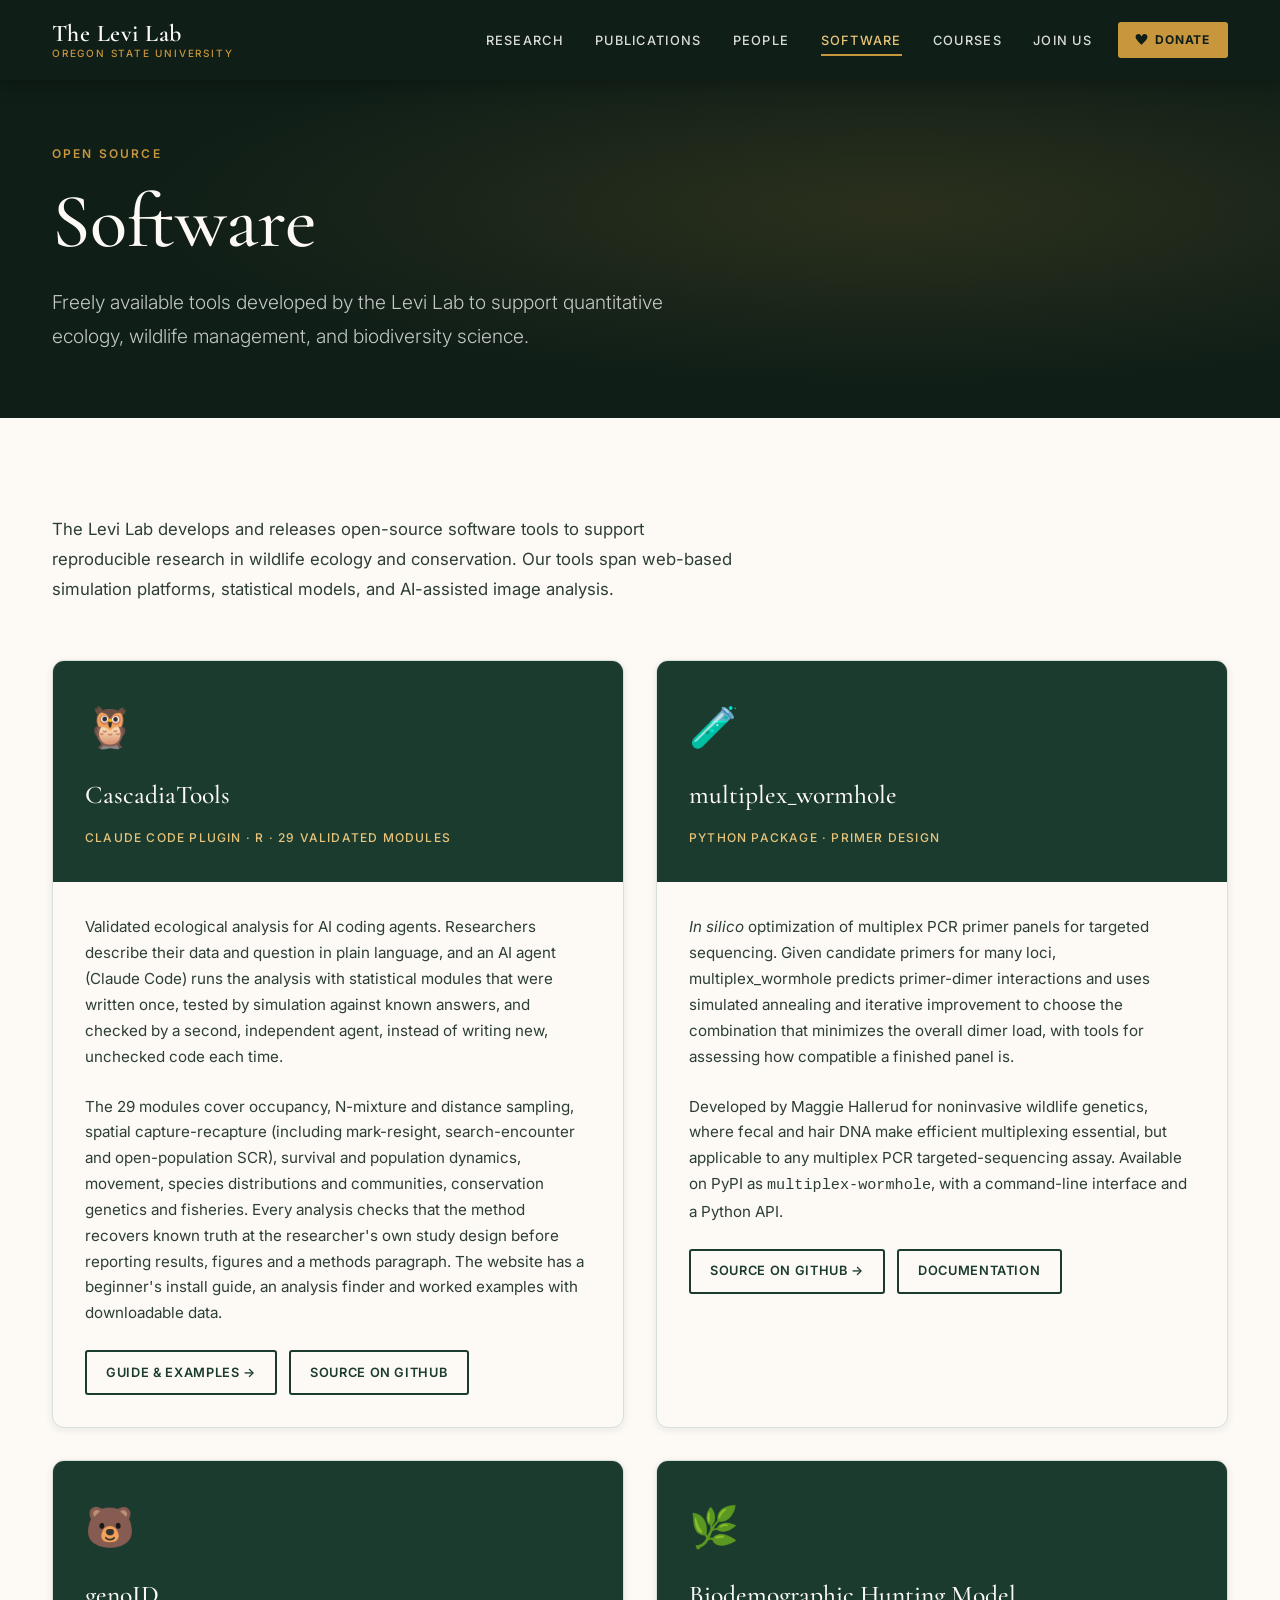
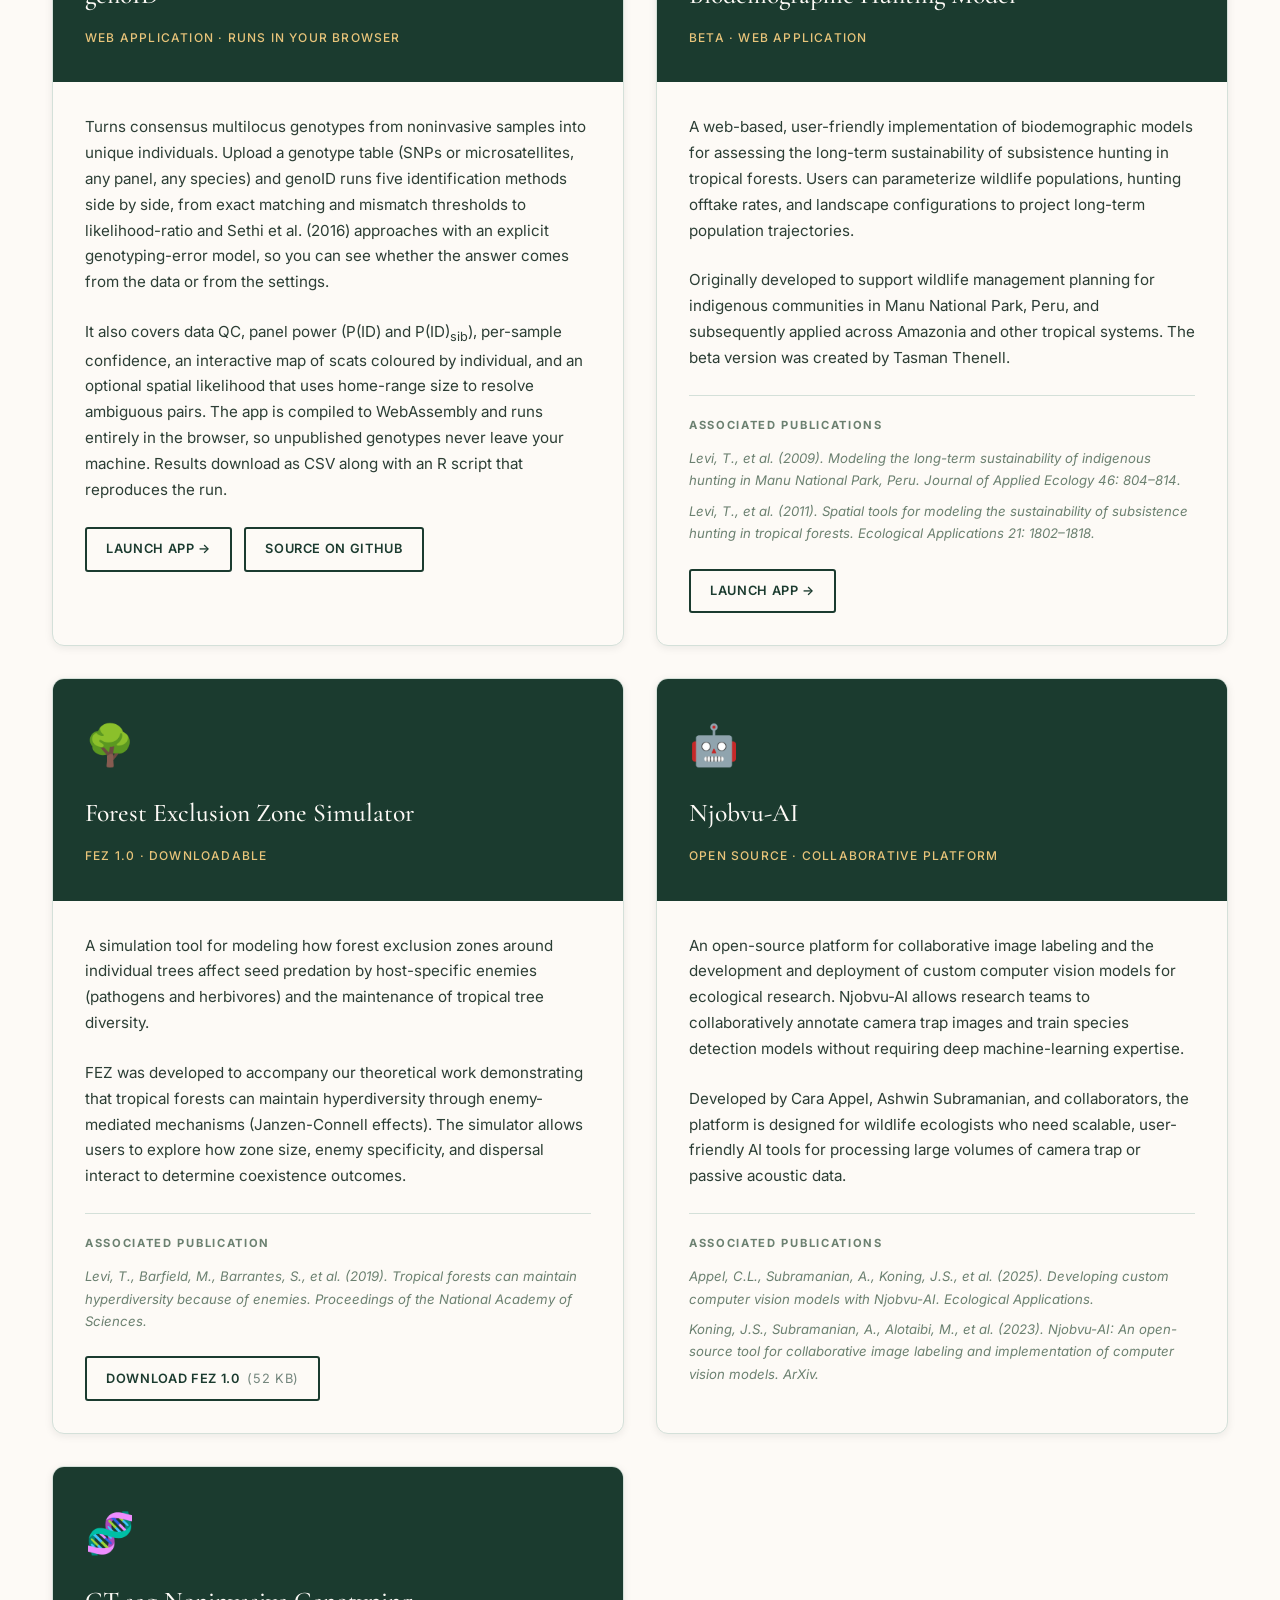
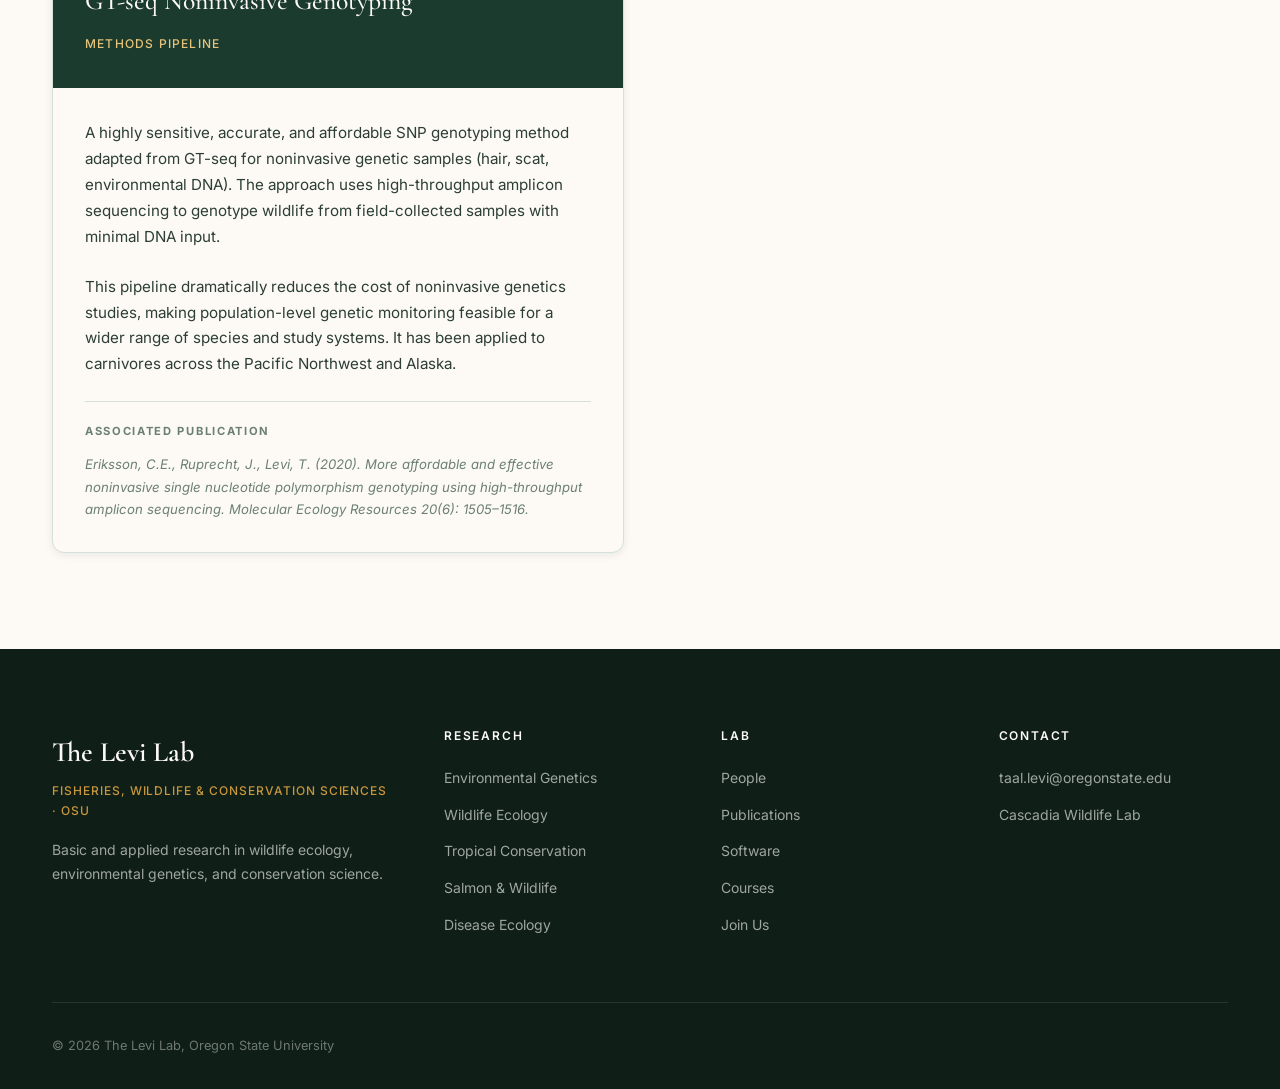
<file: software.html>
<!DOCTYPE html>
<html lang="en">
<head>
  <meta charset="UTF-8" />
  <meta name="viewport" content="width=device-width, initial-scale=1.0" />
  <title>Software — The Levi Lab</title>
  <meta name="description" content="Open source software packages produced by the Levi Lab at Oregon State University for wildlife ecology and conservation research." />
  <link rel="icon" href="favicon.svg" type="image/svg+xml" />
  <link rel="canonical" href="https://levi.cascadiawildlifelab.org/software.html" />
  <meta name="theme-color" content="#1d3b2a" />
  <meta property="og:title" content="Software — The Levi Lab" />
  <meta property="og:description" content="Open-source tools for quantitative ecology, wildlife management, and biodiversity science." />
  <meta property="og:type" content="website" />
  <meta property="og:image" content="https://levi.cascadiawildlifelab.org/media/img/m228.jpg" />
  <meta property="og:url" content="https://levi.cascadiawildlifelab.org/software.html" />
  <meta property="og:site_name" content="The Levi Lab" />
  <meta name="twitter:card" content="summary_large_image" />
  <script>document.documentElement.classList.add('js');</script>
  <link rel="stylesheet" href="css/style.css" />
</head>
<body>
<a class="skip-link" href="#main">Skip to main content</a>

<!-- NAV -->
<nav class="nav nav--solid" id="mainNav">
  <div class="nav__inner">
    <a href="index.html" class="nav__logo">
      <span class="nav__logo-name">The Levi Lab</span>
      <span class="nav__logo-sub">Oregon State University</span>
    </a>
    <ul class="nav__links">
      <li class="nav__item">
        <a href="research.html" class="nav__link">Research</a>
        <div class="nav__dropdown">
          <a href="research.html#env-genetics" class="nav__dropdown-link">Environmental Genetics</a>
          <a href="research.html#wildlife-ecology" class="nav__dropdown-link">Wildlife Ecology &amp; Trophic Cascades</a>
          <a href="research.html#tropical" class="nav__dropdown-link">Human Livelihoods &amp; Tropical Conservation</a>
          <a href="research.html#salmon" class="nav__dropdown-link">Salmon, Humans &amp; Wildlife</a>
          <a href="research.html#disease" class="nav__dropdown-link">Disease Ecology</a>
        </div>
      </li>
      <li><a href="publications.html" class="nav__link">Publications</a></li>
      <li><a href="people.html" class="nav__link">People</a></li>
      <li><a href="software.html" class="nav__link active">Software</a></li>
      <li><a href="courses.html" class="nav__link">Courses</a></li>
      <li><a href="join.html" class="nav__link">Join Us</a></li>
      <li><a href="https://agresearchfoundation.oregonstate.edu/carnivore-ecology-and-conservation" target="_blank" rel="noopener" title="Support carnivore ecology and conservation research through the OSU Agricultural Research Foundation" class="btn--donate" style="margin-left:0.5rem;">
        <svg width="13" height="13" viewBox="0 0 24 24" fill="currentColor"><path d="M12 21.593c-5.63-5.539-11-10.297-11-14.402 0-3.791 3.068-5.191 5.281-5.191 1.312 0 4.151.501 5.719 4.457 1.59-3.968 4.464-4.447 5.726-4.447 2.54 0 5.274 1.621 5.274 5.181 0 4.069-5.136 8.625-11 14.402z"/></svg>
        Donate
      </a></li>
    </ul>
    <button class="nav__hamburger" type="button" aria-label="Menu"
            aria-expanded="false" aria-controls="mobileNav"><span></span><span></span><span></span></button>
  </div>
</nav>
<div class="nav__mobile" id="mobileNav">
  <a href="research.html" class="nav__mobile-link">Research</a>
  <span class="nav__mobile-sublabel">Research Areas</span>
  <a href="research.html#env-genetics" class="nav__mobile-sublink">Environmental Genetics</a>
  <a href="research.html#wildlife-ecology" class="nav__mobile-sublink">Wildlife Ecology &amp; Trophic Cascades</a>
  <a href="research.html#tropical" class="nav__mobile-sublink">Human Livelihoods &amp; Tropical Conservation</a>
  <a href="research.html#salmon" class="nav__mobile-sublink">Salmon, Humans &amp; Wildlife</a>
  <a href="research.html#disease" class="nav__mobile-sublink">Disease Ecology</a>
  <a href="publications.html" class="nav__mobile-link">Publications</a>
  <a href="people.html" class="nav__mobile-link">People</a>
  <a href="software.html" class="nav__mobile-link active">Software</a>
  <a href="courses.html" class="nav__mobile-link">Courses</a>
  <a href="join.html" class="nav__mobile-link">Join Us</a>
  <a href="https://agresearchfoundation.oregonstate.edu/carnivore-ecology-and-conservation" target="_blank" rel="noopener" title="Support carnivore ecology and conservation research through the OSU Agricultural Research Foundation" class="nav__mobile-link" style="color: var(--accent-light);">♥ Donate</a>
</div>

<main id="main">
<div class="page-hero">
  <div class="container">
    <span class="page-hero__eyebrow">Open Source</span>
    <h1>Software</h1>
    <p class="lead">Freely available tools developed by the Levi Lab to support quantitative ecology, wildlife management, and biodiversity science.</p>
  </div>
</div>

<!-- ============================================================
     SOFTWARE CONTENT
     ============================================================ -->
<section class="section">
  <div class="container">

    <div class="fade-in" style="max-width: 680px; margin-bottom: 3.5rem;">
      <p style="font-size: 1.05rem; color: var(--text-body); line-height: 1.8;">
        The Levi Lab develops and releases open-source software tools to support reproducible research in wildlife ecology and conservation. Our tools span web-based simulation platforms, statistical models, and AI-assisted image analysis.
      </p>
    </div>

    <div class="software-cards">

      <!-- CASCADIATOOLS -->
      <div class="software-card fade-in">
        <div class="software-card__header">
          <span class="software-card__icon">🦉</span>
          <div class="software-card__name">CascadiaTools</div>
          <span class="software-card__version">Claude Code Plugin · R · 29 Validated Modules</span>
        </div>
        <div class="software-card__body">
          <p class="software-card__desc">
            Validated ecological analysis for AI coding agents. Researchers describe their data and question in plain language, and an AI agent (Claude Code) runs the analysis with statistical modules that were written once, tested by simulation against known answers, and checked by a second, independent agent, instead of writing new, unchecked code each time.
          </p>
          <p class="software-card__desc">
            The 29 modules cover occupancy, N-mixture and distance sampling, spatial capture-recapture (including mark-resight, search-encounter and open-population SCR), survival and population dynamics, movement, species distributions and communities, conservation genetics and fisheries. Every analysis checks that the method recovers known truth at the researcher's own study design before reporting results, figures and a methods paragraph. The website has a beginner's install guide, an analysis finder and worked examples with downloadable data.
          </p>
          <div class="software-card__actions">
            <a href="https://cascadiawildlifelab.org/tools/" target="_blank" rel="noopener" class="btn btn--outline-dark" style="font-size: 0.8rem; padding: 0.6rem 1.2rem;">Guide &amp; Examples →</a>
            <a href="https://github.com/taaltree/CascadiaTools" target="_blank" rel="noopener" class="btn btn--outline-dark" style="font-size: 0.8rem; padding: 0.6rem 1.2rem;">Source on GitHub</a>
          </div>
        </div>
      </div>

      <!-- MULTIPLEX WORMHOLE -->
      <div class="software-card fade-in">
        <div class="software-card__header">
          <span class="software-card__icon">🧪</span>
          <div class="software-card__name">multiplex_wormhole</div>
          <span class="software-card__version">Python Package · Primer Design</span>
        </div>
        <div class="software-card__body">
          <p class="software-card__desc">
            <em>In silico</em> optimization of multiplex PCR primer panels for targeted sequencing. Given candidate primers for many loci, multiplex_wormhole predicts primer-dimer interactions and uses simulated annealing and iterative improvement to choose the combination that minimizes the overall dimer load, with tools for assessing how compatible a finished panel is.
          </p>
          <p class="software-card__desc">
            Developed by Maggie Hallerud for noninvasive wildlife genetics, where fecal and hair DNA make efficient multiplexing essential, but applicable to any multiplex PCR targeted-sequencing assay. Available on PyPI as <code>multiplex-wormhole</code>, with a command-line interface and a Python API.
          </p>
          <div class="software-card__actions">
            <a href="https://github.com/mhallerud/multiplex_wormhole" target="_blank" rel="noopener" class="btn btn--outline-dark" style="font-size: 0.8rem; padding: 0.6rem 1.2rem;">Source on GitHub →</a>
            <a href="https://mhallerud.github.io/multiplex_wormhole/" target="_blank" rel="noopener" class="btn btn--outline-dark" style="font-size: 0.8rem; padding: 0.6rem 1.2rem;">Documentation</a>
          </div>
        </div>
      </div>

      <!-- GENOID -->
      <div class="software-card fade-in fade-in-delay-1">
        <div class="software-card__header">
          <span class="software-card__icon">🐻</span>
          <div class="software-card__name">genoID</div>
          <span class="software-card__version">Web Application · Runs in Your Browser</span>
        </div>
        <div class="software-card__body">
          <p class="software-card__desc">
            Turns consensus multilocus genotypes from noninvasive samples into unique individuals. Upload a genotype table (SNPs or microsatellites, any panel, any species) and genoID runs five identification methods side by side, from exact matching and mismatch thresholds to likelihood-ratio and Sethi et al. (2016) approaches with an explicit genotyping-error model, so you can see whether the answer comes from the data or from the settings.
          </p>
          <p class="software-card__desc">
            It also covers data QC, panel power (P(ID) and P(ID)<sub>sib</sub>), per-sample confidence, an interactive map of scats coloured by individual, and an optional spatial likelihood that uses home-range size to resolve ambiguous pairs. The app is compiled to WebAssembly and runs entirely in the browser, so unpublished genotypes never leave your machine. Results download as CSV along with an R script that reproduces the run.
          </p>
          <div class="software-card__actions">
            <a href="https://taaltree.github.io/genoID/" target="_blank" rel="noopener" class="btn btn--outline-dark" style="font-size: 0.8rem; padding: 0.6rem 1.2rem;">Launch App →</a>
            <a href="https://github.com/taaltree/genoID" target="_blank" rel="noopener" class="btn btn--outline-dark" style="font-size: 0.8rem; padding: 0.6rem 1.2rem;">Source on GitHub</a>
          </div>
        </div>
      </div>

      <!-- BIODEMOGRAPHIC HUNTING MODEL -->
      <div class="software-card fade-in fade-in-delay-2">
        <div class="software-card__header">
          <span class="software-card__icon">🌿</span>
          <div class="software-card__name">Biodemographic Hunting Model</div>
          <span class="software-card__version">Beta · Web Application</span>
        </div>
        <div class="software-card__body">
          <p class="software-card__desc">
            A web-based, user-friendly implementation of biodemographic models for assessing the long-term sustainability of subsistence hunting in tropical forests. Users can parameterize wildlife populations, hunting offtake rates, and landscape configurations to project long-term population trajectories.
          </p>
          <p class="software-card__desc">
            Originally developed to support wildlife management planning for indigenous communities in Manu National Park, Peru, and subsequently applied across Amazonia and other tropical systems. The beta version was created by Tasman Thenell.
          </p>
          <div class="software-card__pubs">
            <span class="software-card__pubs-label">Associated Publications</span>
            <p class="software-card__pub">Levi, T., et al. (2009). Modeling the long-term sustainability of indigenous hunting in Manu National Park, Peru. <em>Journal of Applied Ecology</em> 46: 804–814.</p>
            <p class="software-card__pub">Levi, T., et al. (2011). Spatial tools for modeling the sustainability of subsistence hunting in tropical forests. <em>Ecological Applications</em> 21: 1802–1818.</p>
          </div>
          <div class="software-card__actions">
            <a href="https://thenellt.github.io/" target="_blank" rel="noopener" class="btn btn--outline-dark" style="font-size: 0.8rem; padding: 0.6rem 1.2rem;">
              Launch App →
            </a>
          </div>
        </div>
      </div>

      <!-- FEZ 1.0 -->
      <div class="software-card fade-in fade-in-delay-3">
        <div class="software-card__header">
          <span class="software-card__icon">🌳</span>
          <div class="software-card__name">Forest Exclusion Zone Simulator</div>
          <span class="software-card__version">FEZ 1.0 · Downloadable</span>
        </div>
        <div class="software-card__body">
          <p class="software-card__desc">
            A simulation tool for modeling how forest exclusion zones around individual trees affect seed predation by host-specific enemies (pathogens and herbivores) and the maintenance of tropical tree diversity.
          </p>
          <p class="software-card__desc">
            FEZ was developed to accompany our theoretical work demonstrating that tropical forests can maintain hyperdiversity through enemy-mediated mechanisms (Janzen-Connell effects). The simulator allows users to explore how zone size, enemy specificity, and dispersal interact to determine coexistence outcomes.
          </p>
          <div class="software-card__pubs">
            <span class="software-card__pubs-label">Associated Publication</span>
            <p class="software-card__pub">Levi, T., Barfield, M., Barrantes, S., et al. (2019). Tropical forests can maintain hyperdiversity because of enemies. <em>Proceedings of the National Academy of Sciences</em>.</p>
          </div>
          <div class="software-card__actions">
            <a href="software/FEZ_1.0.tar.gz" download class="btn btn--outline-dark" style="font-size: 0.8rem; padding: 0.6rem 1.2rem;">
              Download FEZ 1.0 <span style="opacity:0.6;font-weight:400;">(52 KB)</span>
            </a>
          </div>
        </div>
      </div>

      <!-- NJOBVU-AI -->
      <div class="software-card fade-in">
        <div class="software-card__header">
          <span class="software-card__icon">🤖</span>
          <div class="software-card__name">Njobvu-AI</div>
          <span class="software-card__version">Open Source · Collaborative Platform</span>
        </div>
        <div class="software-card__body">
          <p class="software-card__desc">
            An open-source platform for collaborative image labeling and the development and deployment of custom computer vision models for ecological research. Njobvu-AI allows research teams to collaboratively annotate camera trap images and train species detection models without requiring deep machine-learning expertise.
          </p>
          <p class="software-card__desc">
            Developed by Cara Appel, Ashwin Subramanian, and collaborators, the platform is designed for wildlife ecologists who need scalable, user-friendly AI tools for processing large volumes of camera trap or passive acoustic data.
          </p>
          <div class="software-card__pubs">
            <span class="software-card__pubs-label">Associated Publications</span>
            <p class="software-card__pub">Appel, C.L., Subramanian, A., Koning, J.S., et al. (2025). Developing custom computer vision models with Njobvu-AI. <em>Ecological Applications</em>.</p>
            <p class="software-card__pub">Koning, J.S., Subramanian, A., Alotaibi, M., et al. (2023). Njobvu-AI: An open-source tool for collaborative image labeling and implementation of computer vision models. <em>ArXiv</em>.</p>
          </div>
        </div>
      </div>

      <!-- GT-SEQ GENOTYPING -->
      <div class="software-card fade-in fade-in-delay-1">
        <div class="software-card__header">
          <span class="software-card__icon">🧬</span>
          <div class="software-card__name">GT-seq Noninvasive Genotyping</div>
          <span class="software-card__version">Methods Pipeline</span>
        </div>
        <div class="software-card__body">
          <p class="software-card__desc">
            A highly sensitive, accurate, and affordable SNP genotyping method adapted from GT-seq for noninvasive genetic samples (hair, scat, environmental DNA). The approach uses high-throughput amplicon sequencing to genotype wildlife from field-collected samples with minimal DNA input.
          </p>
          <p class="software-card__desc">
            This pipeline dramatically reduces the cost of noninvasive genetics studies, making population-level genetic monitoring feasible for a wider range of species and study systems. It has been applied to carnivores across the Pacific Northwest and Alaska.
          </p>
          <div class="software-card__pubs">
            <span class="software-card__pubs-label">Associated Publication</span>
            <p class="software-card__pub">Eriksson, C.E., Ruprecht, J., Levi, T. (2020). More affordable and effective noninvasive single nucleotide polymorphism genotyping using high-throughput amplicon sequencing. <em>Molecular Ecology Resources</em> 20(6): 1505–1516.</p>
          </div>
        </div>
      </div>

    </div><!-- /software-cards -->


  </div>
</section>

<!-- FOOTER -->
</main>

<footer class="footer">
  <div class="container">
    <div class="footer__grid">
      <div>
        <div class="footer__brand-name">The Levi Lab</div>
        <div class="footer__brand-dept">Fisheries, Wildlife &amp; Conservation Sciences · OSU</div>
        <p class="footer__tagline">Basic and applied research in wildlife ecology, environmental genetics, and conservation science.</p>
      </div>
      <div class="footer__col">
        <h5>Research</h5>
        <ul>
          <li><a href="research.html#env-genetics">Environmental Genetics</a></li>
          <li><a href="research.html#wildlife-ecology">Wildlife Ecology</a></li>
          <li><a href="research.html#tropical">Tropical Conservation</a></li>
          <li><a href="research.html#salmon">Salmon &amp; Wildlife</a></li>
          <li><a href="research.html#disease">Disease Ecology</a></li>
        </ul>
      </div>
      <div class="footer__col">
        <h5>Lab</h5>
        <ul>
          <li><a href="people.html">People</a></li>
          <li><a href="publications.html">Publications</a></li>
          <li><a href="software.html">Software</a></li>
          <li><a href="courses.html">Courses</a></li>
          <li><a href="join.html">Join Us</a></li>
        </ul>
      </div>
      <div class="footer__col">
        <h5>Contact</h5>
        <ul>
          <li><a href="mailto:taal.levi@oregonstate.edu">taal.levi@oregonstate.edu</a></li>
          <li><a href="https://cascadiawildlifelab.org/" target="_blank" rel="noopener">Cascadia Wildlife Lab</a></li>
        </ul>
      </div>
    </div>
    <div class="footer__bottom">
      <span>© <span id="year">2026</span> The Levi Lab, Oregon State University</span>
    </div>
  </div>
</footer>

<script src="js/main.js"></script>
</body>
</html>
</file>
<file: css/style.css>
/* ============================================================
   THE LEVI LAB — Main Stylesheet
   ============================================================ */

/* Google Fonts */
@import url('https://fonts.googleapis.com/css2?family=Cormorant+Garamond:ital,wght@0,300;0,400;0,500;0,600;0,700;1,300;1,400;1,500&family=Inter:wght@300;400;500;600;700&display=swap');

/* ============================================================
   CUSTOM PROPERTIES
   ============================================================ */
:root {
  --primary:        #1B3B2F;
  --primary-dark:   #0F1E17;
  --primary-light:  #2D5A47;
  --accent:         #C8963C;
  --accent-light:   #E8C47A;
  --cream:          #F7F3EC;
  --warm-white:     #FDFAF6;
  --text-dark:      #0F1E17;
  --text-body:      #2C3E35;
  --text-muted:     #6B8070;
  --border:         #D4E0D9;
  --shadow-sm:      0 2px 8px rgba(15,30,23,0.08);
  --shadow:         0 4px 24px rgba(15,30,23,0.12);
  --shadow-lg:      0 16px 56px rgba(15,30,23,0.2);
  --transition:     all 0.35s cubic-bezier(0.4, 0, 0.2, 1);
  --nav-height:     80px;
  --max-width:      1240px;
  --radius:         6px;
  --radius-lg:      12px;
}

/* ============================================================
   RESET & BASE
   ============================================================ */
*, *::before, *::after { box-sizing: border-box; margin: 0; padding: 0; }

html { scroll-behavior: smooth; font-size: 16px; }

body {
  font-family: 'Inter', system-ui, sans-serif;
  color: var(--text-body);
  background: var(--warm-white);
  line-height: 1.7;
  -webkit-font-smoothing: antialiased;
}

img, video { max-width: 100%; display: block; }
a { color: inherit; text-decoration: none; }
ul { list-style: none; }
button { cursor: pointer; border: none; background: none; font-family: inherit; }

/* ============================================================
   TYPOGRAPHY
   ============================================================ */
h1, h2, h3, h4, h5 {
  font-family: 'Cormorant Garamond', Georgia, serif;
  color: var(--text-dark);
  line-height: 1.2;
}

h1 { font-size: clamp(2.8rem, 6vw, 5rem); font-weight: 500; }
h2 { font-size: clamp(2rem, 4vw, 3rem); font-weight: 500; }
h3 { font-size: clamp(1.4rem, 2.5vw, 1.9rem); font-weight: 500; }
h4 { font-size: 1.2rem; font-weight: 600; font-family: 'Inter', sans-serif; }
h5 { font-size: 1rem; font-weight: 600; font-family: 'Inter', sans-serif; }

p { margin-bottom: 1rem; }
p:last-child { margin-bottom: 0; }

.lead {
  font-size: 1.2rem;
  line-height: 1.8;
  color: var(--text-body);
  font-weight: 300;
}

.eyebrow {
  font-family: 'Inter', sans-serif;
  font-size: 0.75rem;
  font-weight: 600;
  letter-spacing: 0.15em;
  text-transform: uppercase;
  color: var(--accent);
}

/* ============================================================
   LAYOUT
   ============================================================ */
.container {
  max-width: var(--max-width);
  margin: 0 auto;
  padding: 0 2rem;
}

.section {
  padding: 6rem 0;
}

.section--dark {
  background: var(--primary-dark);
  color: var(--cream);
}

.section--dark h1,
.section--dark h2,
.section--dark h3,
.section--dark h4 {
  color: var(--warm-white);
}

.section--dark p,
.section--dark .lead {
  color: rgba(248,244,238,0.8);
}

.section--cream {
  background: var(--cream);
}

.section--green {
  background: var(--primary);
  color: var(--cream);
}

.section--green h1,
.section--green h2,
.section--green h3 {
  color: var(--warm-white);
}

.section-header {
  margin-bottom: 3.5rem;
}

.section-header--center {
  text-align: center;
  max-width: 720px;
  margin: 0 auto 3.5rem;
}

.grid-2 { display: grid; grid-template-columns: repeat(2, 1fr); gap: 2rem; }
.grid-3 { display: grid; grid-template-columns: repeat(3, 1fr); gap: 2rem; }
.grid-4 { display: grid; grid-template-columns: repeat(4, 1fr); gap: 1.5rem; }

/* ============================================================
   BUTTONS
   ============================================================ */
.btn {
  display: inline-flex;
  align-items: center;
  gap: 0.5rem;
  padding: 0.85rem 2rem;
  border-radius: 3px;
  font-family: 'Inter', sans-serif;
  font-size: 0.875rem;
  font-weight: 600;
  letter-spacing: 0.05em;
  text-transform: uppercase;
  transition: var(--transition);
  cursor: pointer;
}

.btn--primary {
  background: var(--accent);
  color: var(--primary-dark);
}
.btn--primary:hover { background: var(--accent-light); transform: translateY(-2px); box-shadow: var(--shadow); }

.btn--outline {
  background: transparent;
  color: var(--warm-white);
  border: 2px solid rgba(255,255,255,0.5);
}
.btn--outline:hover { border-color: var(--warm-white); background: rgba(255,255,255,0.1); }

.btn--outline-dark {
  background: transparent;
  color: var(--primary);
  border: 2px solid var(--primary);
}
.btn--outline-dark:hover { background: var(--primary); color: var(--warm-white); }

.btn--ghost {
  padding: 0;
  color: var(--accent);
  font-weight: 600;
  font-size: 0.875rem;
  letter-spacing: 0.05em;
  text-transform: uppercase;
  border-bottom: 2px solid transparent;
  border-radius: 0;
}
.btn--ghost:hover { border-bottom-color: var(--accent); }

/* ============================================================
   NAVIGATION
   ============================================================ */
.nav {
  position: fixed;
  top: 0;
  left: 0;
  right: 0;
  z-index: 1000;
  height: var(--nav-height);
  display: flex;
  align-items: center;
  transition: var(--transition);
}

.nav--transparent {
  background: transparent;
}

.nav--solid {
  background: var(--primary-dark);
  box-shadow: 0 2px 20px rgba(0,0,0,0.3);
}

.nav__inner {
  max-width: var(--max-width);
  margin: 0 auto;
  padding: 0 2rem;
  width: 100%;
  display: flex;
  align-items: center;
  justify-content: space-between;
}

.nav__logo {
  display: flex;
  flex-direction: column;
  line-height: 1;
}

.nav__logo-name {
  font-family: 'Cormorant Garamond', serif;
  font-size: 1.5rem;
  font-weight: 600;
  color: var(--warm-white);
  letter-spacing: 0.02em;
}

.nav__logo-sub {
  font-size: 0.625rem;
  font-weight: 500;
  letter-spacing: 0.18em;
  text-transform: uppercase;
  color: var(--accent);
  margin-top: 2px;
}

.nav__links {
  display: flex;
  align-items: center;
  gap: 0.25rem;
}

.nav__link {
  font-size: 0.8rem;
  font-weight: 500;
  letter-spacing: 0.1em;
  text-transform: uppercase;
  color: rgba(255,255,255,0.85);
  padding: 0.5rem 0.85rem;
  border-radius: 3px;
  transition: var(--transition);
  position: relative;
}

.nav__link:hover,
.nav__link.active {
  color: var(--accent-light);
}

.nav__link::after {
  content: '';
  position: absolute;
  bottom: 0;
  left: 0.85rem;
  right: 0.85rem;
  height: 2px;
  background: var(--accent);
  transform: scaleX(0);
  transition: transform 0.25s ease;
}

.nav__link:hover::after,
.nav__link.active::after {
  transform: scaleX(1);
}

/* Dropdown */
.nav__item { position: relative; }

.nav__dropdown {
  position: absolute;
  top: calc(100% + 8px);
  left: 0;
  min-width: 280px;
  background: var(--primary-dark);
  border: 1px solid rgba(255,255,255,0.1);
  border-radius: var(--radius);
  box-shadow: var(--shadow-lg);
  opacity: 0;
  visibility: hidden;
  transform: translateY(-8px);
  transition: var(--transition);
  padding: 0.5rem 0;
}

.nav__item:hover .nav__dropdown {
  opacity: 1;
  visibility: visible;
  transform: translateY(0);
}

.nav__dropdown-link {
  display: block;
  padding: 0.65rem 1.25rem;
  font-size: 0.825rem;
  color: rgba(255,255,255,0.8);
  transition: var(--transition);
}

.nav__dropdown-link:hover {
  background: rgba(255,255,255,0.05);
  color: var(--accent-light);
  padding-left: 1.5rem;
}

/* Hamburger */
.nav__hamburger {
  display: none;
  flex-direction: column;
  gap: 5px;
  padding: 8px;
}

.nav__hamburger span {
  width: 24px;
  height: 2px;
  background: var(--warm-white);
  transition: var(--transition);
  display: block;
}

.nav__hamburger.open span:nth-child(1) { transform: rotate(45deg) translate(5px, 5px); }
.nav__hamburger.open span:nth-child(2) { opacity: 0; }
.nav__hamburger.open span:nth-child(3) { transform: rotate(-45deg) translate(5px, -5px); }

/* Mobile nav */
.nav__mobile {
  display: none;
  position: fixed;
  top: var(--nav-height);
  left: 0;
  right: 0;
  background: var(--primary-dark);
  padding: 1rem 0 2rem;
  border-top: 1px solid rgba(255,255,255,0.1);
  z-index: 999;
}

.nav__mobile.open { display: block; }

.nav__mobile-link {
  display: block;
  padding: 0.85rem 2rem;
  font-size: 0.9rem;
  font-weight: 500;
  letter-spacing: 0.08em;
  text-transform: uppercase;
  color: rgba(255,255,255,0.85);
  transition: var(--transition);
}

.nav__mobile-link:hover { color: var(--accent-light); padding-left: 2.5rem; }

.nav__mobile-sublabel {
  padding: 0.5rem 2rem 0.25rem;
  font-size: 0.7rem;
  letter-spacing: 0.15em;
  text-transform: uppercase;
  color: var(--accent);
}

.nav__mobile-sublink {
  display: block;
  padding: 0.5rem 3rem;
  font-size: 0.85rem;
  color: rgba(255,255,255,0.65);
  transition: var(--transition);
}

.nav__mobile-sublink:hover { color: var(--accent-light); }

/* ============================================================
   HERO
   ============================================================ */
.hero {
  position: relative;
  height: 100vh;
  min-height: 600px;
  display: flex;
  align-items: center;
  justify-content: center;
  overflow: hidden;
  background: var(--primary-dark);
}

.hero__video-wrap {
  position: absolute;
  inset: 0;
  z-index: 0;
}

.hero__video {
  width: 100%;
  height: 100%;
  object-fit: cover;
  opacity: 0.65;
}

.hero__overlay {
  position: absolute;
  inset: 0;
  background: linear-gradient(
    160deg,
    rgba(15,30,23,0.7) 0%,
    rgba(15,30,23,0.4) 50%,
    rgba(15,30,23,0.8) 100%
  );
}

.hero__content {
  position: relative;
  z-index: 1;
  text-align: center;
  padding: 0 2rem;
  max-width: 900px;
}

.hero__eyebrow {
  font-family: 'Inter', sans-serif;
  font-size: 0.75rem;
  font-weight: 600;
  letter-spacing: 0.2em;
  text-transform: uppercase;
  color: var(--accent-light);
  margin-bottom: 1.25rem;
  display: block;
}

.hero__title {
  font-family: 'Cormorant Garamond', serif;
  font-size: clamp(3.5rem, 9vw, 7rem);
  font-weight: 300;
  color: var(--warm-white);
  letter-spacing: -0.01em;
  line-height: 1.05;
  margin-bottom: 1.25rem;
}

.hero__title strong {
  font-weight: 600;
  color: var(--accent-light);
}

.hero__subtitle {
  font-size: clamp(1rem, 2vw, 1.25rem);
  color: rgba(255,255,255,0.8);
  font-weight: 300;
  letter-spacing: 0.03em;
  margin-bottom: 2.5rem;
  line-height: 1.6;
}

.hero__actions {
  display: flex;
  gap: 1rem;
  justify-content: center;
  flex-wrap: wrap;
}

.hero__scroll {
  position: absolute;
  bottom: 2.5rem;
  left: 50%;
  transform: translateX(-50%);
  z-index: 1;
  display: flex;
  flex-direction: column;
  align-items: center;
  gap: 0.5rem;
  color: rgba(255,255,255,0.5);
  font-size: 0.7rem;
  letter-spacing: 0.15em;
  text-transform: uppercase;
  animation: bounce 2s infinite;
}

.hero__scroll svg { opacity: 0.5; }

@keyframes bounce {
  0%, 100% { transform: translateX(-50%) translateY(0); }
  50% { transform: translateX(-50%) translateY(8px); }
}

/* Page hero (non-home) */
.page-hero {
  padding-top: calc(var(--nav-height) + 4rem);
  padding-bottom: 4rem;
  background: var(--primary-dark);
  color: var(--warm-white);
  position: relative;
  overflow: hidden;
}

.page-hero::before {
  content: '';
  position: absolute;
  inset: 0;
  background: radial-gradient(ellipse at 70% 50%, rgba(200,150,60,0.15) 0%, transparent 60%);
}

.page-hero .container { position: relative; z-index: 1; }

.page-hero__eyebrow {
  font-size: 0.75rem;
  font-weight: 600;
  letter-spacing: 0.18em;
  text-transform: uppercase;
  color: var(--accent);
  margin-bottom: 0.75rem;
  display: block;
}

.page-hero h1 {
  color: var(--warm-white);
  margin-bottom: 1rem;
}

.page-hero .lead {
  color: rgba(255,255,255,0.75);
  max-width: 640px;
}

/* ============================================================
   ABOUT / INTRO STRIP
   ============================================================ */
.intro-strip {
  padding: 5rem 0;
  background: var(--warm-white);
}

.intro-strip__grid {
  display: grid;
  grid-template-columns: 1.1fr 1fr;
  gap: 5rem;
  align-items: center;
}

.intro-strip__stats {
  display: grid;
  grid-template-columns: 1fr 1fr;
  gap: 2rem;
  margin-top: 2rem;
}

.stat {
  border-left: 3px solid var(--accent);
  padding-left: 1rem;
}

.stat__number {
  font-family: 'Cormorant Garamond', serif;
  font-size: 2.8rem;
  font-weight: 600;
  color: var(--primary);
  line-height: 1;
}

.stat__label {
  font-size: 0.8rem;
  font-weight: 500;
  letter-spacing: 0.08em;
  text-transform: uppercase;
  color: var(--text-muted);
  margin-top: 0.25rem;
}

.intro-strip__image-wrap {
  position: relative;
  border-radius: var(--radius-lg);
  overflow: hidden;
  aspect-ratio: 4/3;
  box-shadow: var(--shadow-lg);
}

.intro-strip__image-wrap img {
  width: 100%;
  height: 100%;
  object-fit: cover;
}

.intro-strip__image-caption {
  position: absolute;
  bottom: 0;
  left: 0;
  right: 0;
  padding: 1.25rem;
  background: linear-gradient(transparent, rgba(15,30,23,0.8));
  color: rgba(255,255,255,0.85);
  font-size: 0.8rem;
  font-style: italic;
}

/* ============================================================
   RESEARCH CARDS (homepage)
   ============================================================ */
.research-cards {
  display: grid;
  grid-template-columns: repeat(5, 1fr);
  gap: 0;
}

.research-card {
  position: relative;
  height: 420px;
  overflow: hidden;
  cursor: pointer;
  flex: 1;
}

.research-card__bg {
  position: absolute;
  inset: 0;
  background-size: cover;
  background-position: center;
  transition: transform 0.6s ease;
}

.research-card:hover .research-card__bg {
  transform: scale(1.08);
}

.research-card__overlay {
  position: absolute;
  inset: 0;
  background: linear-gradient(
    to top,
    rgba(15,30,23,0.95) 0%,
    rgba(15,30,23,0.5) 50%,
    rgba(15,30,23,0.2) 100%
  );
  transition: var(--transition);
}

.research-card:hover .research-card__overlay {
  background: linear-gradient(
    to top,
    rgba(15,30,23,0.98) 0%,
    rgba(15,30,23,0.7) 60%,
    rgba(15,30,23,0.35) 100%
  );
}

.research-card__content {
  position: absolute;
  bottom: 0;
  left: 0;
  right: 0;
  padding: 2rem 1.5rem;
  color: var(--warm-white);
  transform: translateY(0);
}

.research-card__icon {
  font-size: 1.75rem;
  margin-bottom: 0.75rem;
  display: block;
}

.research-card__title {
  font-family: 'Cormorant Garamond', serif;
  font-size: 1.2rem;
  font-weight: 600;
  color: var(--warm-white);
  line-height: 1.3;
  margin-bottom: 0.75rem;
}

.research-card__desc {
  font-size: 0.85rem;
  color: rgba(255,255,255,0.75);
  line-height: 1.6;
  max-height: 0;
  overflow: hidden;
  transition: max-height 0.4s ease, opacity 0.4s ease;
  opacity: 0;
}

.research-card:hover .research-card__desc {
  max-height: 150px;
  opacity: 1;
}

.research-card__link {
  display: inline-flex;
  align-items: center;
  gap: 0.4rem;
  color: var(--accent-light);
  font-size: 0.75rem;
  font-weight: 600;
  letter-spacing: 0.1em;
  text-transform: uppercase;
  margin-top: 0.75rem;
  opacity: 0;
  transform: translateY(8px);
  transition: opacity 0.4s ease, transform 0.4s ease;
}

.research-card:hover .research-card__link {
  opacity: 1;
  transform: translateY(0);
}

/* ============================================================
   VIDEO GALLERY
   ============================================================ */
.video-gallery {
  background: var(--primary-dark);
  padding: 6rem 0;
}

.video-gallery__header {
  text-align: center;
  margin-bottom: 3rem;
}

.video-gallery__header h2 { color: var(--warm-white); }
.video-gallery__header .eyebrow { color: var(--accent); }
.video-gallery__header p { color: rgba(255,255,255,0.65); max-width: 540px; margin: 1rem auto 0; }

.video-grid {
  display: grid;
  grid-template-columns: 2fr 1fr 1fr;
  grid-template-rows: 260px 260px;
  gap: 8px;
}

.video-item {
  position: relative;
  overflow: hidden;
  border-radius: var(--radius);
  background: #000;
  cursor: pointer;
  /* rendered as <button> so it is keyboard-operable — strip UA chrome */
  display: block;
  width: 100%;
  padding: 0;
  border: none;
  font: inherit;
  color: inherit;
  text-align: left;
  appearance: none;
  -webkit-appearance: none;
}

.video-item:first-child {
  grid-row: span 2;
}

.video-item video,
.video-item img {
  width: 100%;
  height: 100%;
  object-fit: cover;
  transition: transform 0.6s ease;
  opacity: 0.85;
}

.video-item:hover video,
.video-item:hover img {
  transform: scale(1.04);
  opacity: 1;
}

.video-item__overlay {
  position: absolute;
  inset: 0;
  background: linear-gradient(to top, rgba(15,30,23,0.8) 0%, transparent 50%);
  display: flex;
  align-items: flex-end;
  padding: 1.25rem;
  transition: var(--transition);
}

.video-item:hover .video-item__overlay {
  background: linear-gradient(to top, rgba(15,30,23,0.6) 0%, transparent 40%);
}

.video-item__label {
  font-size: 0.8rem;
  font-weight: 500;
  color: rgba(255,255,255,0.9);
  letter-spacing: 0.05em;
}

.video-item__play {
  position: absolute;
  top: 50%;
  left: 50%;
  transform: translate(-50%, -50%);
  width: 52px;
  height: 52px;
  background: rgba(255,255,255,0.15);
  border: 2px solid rgba(255,255,255,0.5);
  border-radius: 50%;
  display: flex;
  align-items: center;
  justify-content: center;
  backdrop-filter: blur(4px);
  transition: var(--transition);
  opacity: 0;
}

.video-item:hover .video-item__play {
  opacity: 1;
  background: rgba(255,255,255,0.25);
}

/* Lightbox */
.lightbox {
  position: fixed;
  inset: 0;
  z-index: 2000;
  background: rgba(0,0,0,0.95);
  display: none;
  align-items: center;
  justify-content: center;
  padding: 2rem;
}

.lightbox.open { display: flex; }

.lightbox__inner {
  position: relative;
  width: 100%;
  max-width: 1100px;
  aspect-ratio: 16/9;
}

.lightbox__inner video {
  width: 100%;
  height: 100%;
  border-radius: var(--radius);
}

.lightbox__close {
  position: absolute;
  top: -3rem;
  right: 0;
  color: white;
  font-size: 2rem;
  line-height: 1;
  cursor: pointer;
  opacity: 0.7;
  transition: opacity 0.2s;
}

.lightbox__close:hover { opacity: 1; }

/* ============================================================
   PUBLICATIONS (homepage strip)
   ============================================================ */
.pub-strip { padding: 6rem 0; }

.pub-strip__inner {
  display: grid;
  grid-template-columns: 1fr 2fr;
  gap: 5rem;
  align-items: start;
}

.pub-strip__sidebar h2 { margin-bottom: 1rem; }
.pub-strip__sidebar p { color: var(--text-muted); margin-bottom: 2rem; }

.pub-list { display: flex; flex-direction: column; gap: 1.5rem; }

.pub-item {
  padding-bottom: 1.5rem;
  border-bottom: 1px solid var(--border);
}

.pub-item:last-child { border-bottom: none; }

.pub-item__year {
  font-size: 0.7rem;
  font-weight: 700;
  letter-spacing: 0.15em;
  text-transform: uppercase;
  color: var(--accent);
  margin-bottom: 0.3rem;
}

.pub-item__title {
  font-size: 0.975rem;
  font-weight: 500;
  color: var(--text-dark);
  line-height: 1.5;
  margin-bottom: 0.3rem;
}

.pub-item__authors {
  font-size: 0.85rem;
  color: var(--text-muted);
  line-height: 1.5;
}

.pub-item__journal {
  font-size: 0.85rem;
  font-style: italic;
  color: var(--text-muted);
}

/* ============================================================
   PEOPLE CARDS
   ============================================================ */
.people-grid {
  display: grid;
  grid-template-columns: repeat(auto-fill, minmax(220px, 1fr));
  gap: 1.75rem;
}

.person-card {
  background: var(--warm-white);
  border-radius: var(--radius-lg);
  overflow: hidden;
  box-shadow: var(--shadow-sm);
  transition: var(--transition);
  border: 1px solid var(--border);
}

.person-card:hover {
  transform: translateY(-6px);
  box-shadow: var(--shadow);
}

.person-card__photo {
  aspect-ratio: 3/4;
  background: var(--cream);
  position: relative;
  overflow: hidden;
}

.person-card__photo img {
  width: 100%;
  height: 100%;
  object-fit: cover;
  object-position: top;
  transition: transform 0.5s ease;
}

.person-card:hover .person-card__photo img {
  transform: scale(1.05);
}

.person-card__photo-placeholder {
  width: 100%;
  height: 100%;
  display: flex;
  align-items: center;
  justify-content: center;
  background: linear-gradient(135deg, var(--primary-light), var(--primary));
}

.person-card__photo-placeholder svg {
  opacity: 0.35;
  width: 60px;
  height: 60px;
}

.person-card__info {
  padding: 1.25rem;
}

.person-card__name {
  font-family: 'Cormorant Garamond', serif;
  font-size: 1.15rem;
  font-weight: 600;
  color: var(--text-dark);
  margin-bottom: 0.2rem;
}

.person-card__role {
  font-size: 0.775rem;
  font-weight: 500;
  color: var(--accent);
  text-transform: uppercase;
  letter-spacing: 0.08em;
  margin-bottom: 0.75rem;
  display: block;
}

.person-card__bio {
  font-size: 0.825rem;
  color: var(--text-muted);
  line-height: 1.6;
}

/* Featured PI card */
.pi-card {
  display: grid;
  grid-template-columns: 320px 1fr;
  gap: 0;
  border-radius: var(--radius-lg);
  overflow: hidden;
  box-shadow: var(--shadow-lg);
  margin-bottom: 4rem;
  border: 1px solid var(--border);
}

.pi-card__photo {
  position: relative;
  overflow: hidden;
  background: var(--primary);
}

.pi-card__photo img {
  width: 100%;
  height: 100%;
  object-fit: cover;
  object-position: top;
}

.pi-card__info {
  padding: 3rem;
  background: var(--warm-white);
}

.pi-card__badge {
  display: inline-block;
  background: var(--accent);
  color: var(--primary-dark);
  font-size: 0.65rem;
  font-weight: 700;
  letter-spacing: 0.15em;
  text-transform: uppercase;
  padding: 0.3rem 0.75rem;
  border-radius: 2px;
  margin-bottom: 1rem;
}

.pi-card__name {
  font-family: 'Cormorant Garamond', serif;
  font-size: 2.5rem;
  font-weight: 500;
  color: var(--text-dark);
  margin-bottom: 0.25rem;
}

.pi-card__title {
  font-size: 0.9rem;
  font-weight: 500;
  color: var(--text-muted);
  letter-spacing: 0.05em;
  text-transform: uppercase;
  margin-bottom: 1.5rem;
}

.pi-card__bio {
  font-size: 1rem;
  line-height: 1.8;
  color: var(--text-body);
  margin-bottom: 1.5rem;
}

.pi-card__links {
  display: flex;
  gap: 0.75rem;
  flex-wrap: wrap;
}

/* People section headers */
.people-section { margin-bottom: 4rem; }

.people-section__header {
  margin-bottom: 2rem;
  padding-bottom: 0.75rem;
  border-bottom: 2px solid var(--primary);
  display: flex;
  align-items: baseline;
  gap: 1rem;
}

.people-section__title {
  font-family: 'Cormorant Garamond', serif;
  font-size: 1.75rem;
  font-weight: 500;
  color: var(--primary);
}

.people-section__count {
  font-size: 0.8rem;
  color: var(--text-muted);
  font-weight: 500;
}

/* ============================================================
   RESEARCH PAGE
   ============================================================ */
.research-tabs {
  background: var(--cream);
  border-bottom: 1px solid var(--border);
  position: sticky;
  top: var(--nav-height);
  z-index: 100;
}

.research-tabs__inner {
  display: flex;
  gap: 0;
  overflow-x: auto;
}

.research-tab {
  padding: 1rem 1.25rem;
  font-size: 0.8rem;
  font-weight: 600;
  letter-spacing: 0.06em;
  text-transform: uppercase;
  color: var(--text-muted);
  white-space: nowrap;
  border-bottom: 2px solid transparent;
  transition: all 0.2s;
  flex-shrink: 0;
}

.research-tab:hover {
  color: var(--primary);
  border-bottom-color: var(--accent);
}

.research-section {
  padding: 5rem 0;
}

.research-section:nth-child(even) {
  background: var(--cream);
}

.research-section__inner {
  display: grid;
  grid-template-columns: 1fr 1fr;
  gap: 5rem;
  align-items: center;
}

.research-section:nth-child(even) .research-section__inner {
  direction: rtl;
}

.research-section:nth-child(even) .research-section__text {
  direction: ltr;
}

.research-section:nth-child(even) .research-section__media {
  direction: ltr;
}

.research-section__number {
  font-family: 'Cormorant Garamond', serif;
  font-size: 5rem;
  font-weight: 700;
  color: rgba(27,59,47,0.08);
  line-height: 1;
  margin-bottom: -1rem;
  display: block;
}

.research-section__tag {
  display: inline-block;
  background: var(--accent);
  color: var(--primary-dark);
  font-size: 0.65rem;
  font-weight: 700;
  letter-spacing: 0.15em;
  text-transform: uppercase;
  padding: 0.3rem 0.75rem;
  border-radius: 2px;
  margin-bottom: 0.75rem;
}

.research-section h2 { margin-bottom: 1.25rem; }

.research-section__media {
  position: relative;
  border-radius: var(--radius-lg);
  overflow: hidden;
  aspect-ratio: 4/3;
  box-shadow: var(--shadow-lg);
}

.research-section__media img,
.research-section__media video {
  width: 100%;
  height: 100%;
  object-fit: cover;
}

.research-section__media video {
  cursor: pointer;
}

/* ============================================================
   PUBLICATIONS PAGE
   ============================================================ */
.pub-page { padding: 5rem 0; }

.pub-controls {
  display: flex;
  align-items: center;
  gap: 1rem;
  flex-wrap: wrap;
  margin-bottom: 2.5rem;
  padding-bottom: 2rem;
  border-bottom: 1px solid var(--border);
}

.pub-search {
  flex: 1;
  min-width: 280px;
  position: relative;
}

.pub-search input {
  width: 100%;
  padding: 0.75rem 1rem 0.75rem 2.75rem;
  border: 1px solid var(--border);
  border-radius: var(--radius);
  font-family: 'Inter', sans-serif;
  font-size: 0.9rem;
  color: var(--text-dark);
  background: var(--warm-white);
  transition: var(--transition);
}

.pub-search input:focus {
  outline: none;
  border-color: var(--primary);
  box-shadow: 0 0 0 3px rgba(27,59,47,0.08);
}

.pub-search__icon {
  position: absolute;
  left: 0.85rem;
  top: 50%;
  transform: translateY(-50%);
  color: var(--text-muted);
}

.pub-year-filters {
  display: flex;
  gap: 0.4rem;
  flex-wrap: wrap;
}

.pub-year-btn {
  padding: 0.45rem 0.9rem;
  border: 1px solid var(--border);
  border-radius: 3px;
  font-size: 0.8rem;
  font-weight: 500;
  color: var(--text-muted);
  background: var(--warm-white);
  transition: var(--transition);
  cursor: pointer;
}

.pub-year-btn:hover,
.pub-year-btn.active {
  background: var(--primary);
  color: var(--warm-white);
  border-color: var(--primary);
}

.pub-year-group { margin-bottom: 3rem; }

.pub-year-group__header {
  display: flex;
  align-items: center;
  gap: 1rem;
  cursor: pointer;
  margin-bottom: 1.5rem;
  padding-bottom: 0.75rem;
  border-bottom: 2px solid var(--primary);
}

.pub-year-group__year {
  font-family: 'Cormorant Garamond', serif;
  font-size: 2rem;
  font-weight: 600;
  color: var(--primary);
}

.pub-year-group__count {
  font-size: 0.8rem;
  color: var(--text-muted);
}

.pub-year-group__toggle {
  margin-left: auto;
  color: var(--text-muted);
  transition: transform 0.3s;
}

.pub-year-group.collapsed .pub-year-group__toggle {
  transform: rotate(-90deg);
}

.pub-year-group__list {
  display: flex;
  flex-direction: column;
  gap: 0;
}

.pub-year-group.collapsed .pub-year-group__list {
  display: none;
}

.pub-entry {
  padding: 1.25rem 0;
  border-bottom: 1px solid var(--border);
  display: grid;
  grid-template-columns: 1fr;
  gap: 0.3rem;
  transition: var(--transition);
}

.pub-entry:hover { padding-left: 0.5rem; }

.pub-entry__title {
  font-size: 0.975rem;
  font-weight: 500;
  color: var(--text-dark);
  line-height: 1.5;
}

.pub-entry__authors {
  font-size: 0.875rem;
  color: var(--text-muted);
  line-height: 1.55;
}

.pub-entry__authors .lab-member {
  font-weight: 600;
  color: var(--primary);
}

.pub-entry__journal {
  font-size: 0.875rem;
  color: var(--text-muted);
  font-style: italic;
}

.pub-entry__journal .journal-name {
  font-style: italic;
}

.pub-count {
  font-size: 0.85rem;
  color: var(--text-muted);
  margin-bottom: 1rem;
}

/* ============================================================
   SOFTWARE PAGE
   ============================================================ */
.software-cards {
  display: grid;
  grid-template-columns: repeat(auto-fill, minmax(400px, 1fr));
  gap: 2rem;
  margin-top: 3rem;
}

.software-card {
  border-radius: var(--radius-lg);
  overflow: hidden;
  border: 1px solid var(--border);
  background: var(--warm-white);
  transition: var(--transition);
  box-shadow: var(--shadow-sm);
}

.software-card:hover {
  box-shadow: var(--shadow);
  transform: translateY(-4px);
}

.software-card__header {
  background: var(--primary);
  padding: 2rem;
  color: var(--warm-white);
}

.software-card__icon {
  font-size: 2.5rem;
  margin-bottom: 0.75rem;
  display: block;
}

.software-card__name {
  font-family: 'Cormorant Garamond', serif;
  font-size: 1.6rem;
  font-weight: 500;
  color: var(--warm-white);
  margin-bottom: 0.4rem;
}

.software-card__version {
  font-size: 0.75rem;
  color: var(--accent-light);
  letter-spacing: 0.1em;
  text-transform: uppercase;
  font-weight: 500;
}

.software-card__body {
  padding: 2rem;
}

.software-card__desc {
  font-size: 0.95rem;
  color: var(--text-body);
  line-height: 1.7;
  margin-bottom: 1.5rem;
}

.software-card__pubs {
  border-top: 1px solid var(--border);
  padding-top: 1.25rem;
}

.software-card__pubs-label {
  font-size: 0.7rem;
  font-weight: 700;
  letter-spacing: 0.15em;
  text-transform: uppercase;
  color: var(--text-muted);
  margin-bottom: 0.75rem;
  display: block;
}

.software-card__pub {
  font-size: 0.825rem;
  color: var(--text-muted);
  font-style: italic;
  margin-bottom: 0.5rem;
}

.software-card__actions {
  display: flex;
  gap: 0.75rem;
  flex-wrap: wrap;
  margin-top: 1.5rem;
}

/* ============================================================
   JOIN US PAGE
   ============================================================ */
.join-hero-img {
  width: 100%;
  height: 400px;
  object-fit: cover;
  border-radius: var(--radius-lg);
  margin-top: 3rem;
  box-shadow: var(--shadow-lg);
}

.join-section { padding: 5rem 0; }

.join-section:nth-child(even) { background: var(--cream); }

.join-columns {
  display: grid;
  grid-template-columns: 1fr 1fr;
  gap: 4rem;
  margin-top: 3rem;
}

.join-card {
  background: var(--warm-white);
  border-radius: var(--radius-lg);
  padding: 2.5rem;
  border: 1px solid var(--border);
  box-shadow: var(--shadow-sm);
}

.join-card__icon {
  font-size: 2.5rem;
  margin-bottom: 1rem;
  display: block;
}

.join-card h3 { margin-bottom: 1rem; color: var(--primary); }

.join-card ul {
  list-style: none;
  display: flex;
  flex-direction: column;
  gap: 0.75rem;
}

.join-card li {
  font-size: 0.925rem;
  color: var(--text-body);
  padding-left: 1.5rem;
  position: relative;
  line-height: 1.6;
}

.join-card li::before {
  content: '→';
  position: absolute;
  left: 0;
  color: var(--accent);
  font-weight: 700;
}

.contact-block {
  background: var(--primary);
  border-radius: var(--radius-lg);
  padding: 3rem;
  color: var(--warm-white);
  margin-top: 3rem;
  display: grid;
  grid-template-columns: 1fr 1fr;
  gap: 3rem;
}

.contact-block h3 { color: var(--warm-white); margin-bottom: 1rem; }
.contact-block p { color: rgba(255,255,255,0.75); }

.contact-info { display: flex; flex-direction: column; gap: 1rem; }

.contact-info-item {
  display: flex;
  align-items: flex-start;
  gap: 0.75rem;
}

.contact-info-item__label {
  font-size: 0.7rem;
  font-weight: 700;
  letter-spacing: 0.15em;
  text-transform: uppercase;
  color: var(--accent);
  min-width: 80px;
  padding-top: 2px;
}

.contact-info-item__value {
  font-size: 0.9rem;
  color: rgba(255,255,255,0.85);
}

/* ============================================================
   FOOTER
   ============================================================ */
.footer {
  background: var(--primary-dark);
  color: rgba(255,255,255,0.7);
  padding: 5rem 0 2rem;
}

.footer__grid {
  display: grid;
  grid-template-columns: 1.5fr 1fr 1fr 1fr;
  gap: 3rem;
  margin-bottom: 4rem;
}

.footer__brand-name {
  font-family: 'Cormorant Garamond', serif;
  font-size: 1.75rem;
  font-weight: 600;
  color: var(--warm-white);
  margin-bottom: 0.25rem;
}

.footer__brand-dept {
  font-size: 0.75rem;
  color: var(--accent);
  letter-spacing: 0.08em;
  text-transform: uppercase;
  font-weight: 500;
  margin-bottom: 1rem;
}

.footer__tagline {
  font-size: 0.875rem;
  line-height: 1.7;
  color: rgba(255,255,255,0.6);
}

.footer__col h5 {
  color: var(--warm-white);
  font-size: 0.75rem;
  font-weight: 600;
  letter-spacing: 0.15em;
  text-transform: uppercase;
  margin-bottom: 1.25rem;
}

.footer__col ul { display: flex; flex-direction: column; gap: 0.6rem; }

.footer__col li a {
  font-size: 0.875rem;
  color: rgba(255,255,255,0.6);
  transition: color 0.2s;
}

.footer__col li a:hover { color: var(--accent-light); }

.footer__bottom {
  padding-top: 2rem;
  border-top: 1px solid rgba(255,255,255,0.1);
  display: flex;
  align-items: center;
  justify-content: space-between;
  font-size: 0.8rem;
  color: rgba(255,255,255,0.4);
}

/* ============================================================
   ANIMATIONS
   ============================================================ */
/* Gated on .js — nothing else would ever remove opacity:0, so without
   scripting the whole page would render blank. */
.js .fade-in {
  opacity: 0;
  transform: translateY(24px);
  transition: opacity 0.7s ease, transform 0.7s ease;
}

.js .fade-in.visible {
  opacity: 1;
  transform: translateY(0);
}

.js .fade-in-delay-1 { transition-delay: 0.1s; }
.js .fade-in-delay-2 { transition-delay: 0.2s; }
.js .fade-in-delay-3 { transition-delay: 0.3s; }
.js .fade-in-delay-4 { transition-delay: 0.4s; }

/* ============================================================
   DONATE BUTTON
   ============================================================ */
.btn--donate {
  display: inline-flex;
  align-items: center;
  gap: 0.4rem;
  padding: 0.5rem 1.1rem;
  background: var(--accent);
  color: var(--primary-dark);
  border-radius: 3px;
  font-family: 'Inter', sans-serif;
  font-size: 0.75rem;
  font-weight: 700;
  letter-spacing: 0.08em;
  text-transform: uppercase;
  transition: var(--transition);
  white-space: nowrap;
}
.btn--donate:hover {
  background: var(--accent-light);
  transform: translateY(-1px);
  box-shadow: 0 4px 12px rgba(200,150,60,0.35);
}
.btn--donate svg { flex-shrink: 0; }

/* Donate hero strip */
.donate-strip {
  background: linear-gradient(135deg, var(--accent) 0%, #a87020 100%);
  padding: 1.25rem 0;
}
.donate-strip .container {
  display: flex;
  align-items: center;
  justify-content: space-between;
  gap: 1.5rem;
  flex-wrap: wrap;
}
.donate-strip__text {
  font-size: 0.9rem;
  font-weight: 500;
  color: var(--primary-dark);
}
.donate-strip__text strong { font-weight: 700; }

/* Flagship project card */
.flagship-card {
  background: var(--primary-dark);
  border-radius: var(--radius-lg);
  overflow: hidden;
  display: grid;
  grid-template-columns: 1fr 1fr;
  box-shadow: var(--shadow-lg);
  margin: 4rem 0;
}
.flagship-card__media {
  position: relative;
  overflow: hidden;
  min-height: 380px;
}
.flagship-card__media video,
.flagship-card__media img {
  width: 100%; height: 100%;
  object-fit: cover;
  opacity: 0.75;
}
.flagship-card__media-overlay {
  position: absolute; inset: 0;
  background: linear-gradient(to right, transparent 60%, var(--primary-dark));
}
.flagship-card__content {
  padding: 3rem;
  display: flex;
  flex-direction: column;
  justify-content: center;
}
.flagship-card__badge {
  display: inline-block;
  background: var(--accent);
  color: var(--primary-dark);
  font-size: 0.65rem;
  font-weight: 700;
  letter-spacing: 0.15em;
  text-transform: uppercase;
  padding: 0.3rem 0.75rem;
  border-radius: 2px;
  margin-bottom: 1.25rem;
  width: fit-content;
}
.flagship-card h3 {
  color: var(--warm-white);
  font-size: clamp(1.5rem, 2.5vw, 2rem);
  margin-bottom: 1rem;
}
.flagship-card p {
  color: rgba(255,255,255,0.75);
  font-size: 0.95rem;
  line-height: 1.8;
  margin-bottom: 1rem;
}
.flagship-card__actions { display: flex; gap: 0.75rem; flex-wrap: wrap; margin-top: 0.5rem; }

@media (max-width: 768px) {
  .flagship-card { grid-template-columns: 1fr; }
  .flagship-card__media { min-height: 240px; }
  .flagship-card__media-overlay { background: linear-gradient(to top, var(--primary-dark) 0%, transparent 60%); }
}

/* Pub title links */
.pub-title-link {
  color: inherit;
  text-decoration: none;
  transition: color 0.2s;
}
.pub-title-link:hover {
  color: var(--primary);
  text-decoration: underline;
  text-decoration-color: var(--accent);
  text-underline-offset: 3px;
}

/* ============================================================
   UTILITIES
   ============================================================ */
.text-center { text-align: center; }
.text-muted { color: var(--text-muted); }
.mb-1 { margin-bottom: 0.5rem; }
.mb-2 { margin-bottom: 1rem; }
.mb-3 { margin-bottom: 1.5rem; }
.mb-4 { margin-bottom: 2rem; }
.mt-2 { margin-top: 1rem; }
.mt-3 { margin-top: 1.5rem; }
.mt-4 { margin-top: 2rem; }
.divider {
  height: 1px;
  background: var(--border);
  margin: 3rem 0;
}

/* ============================================================
   RESPONSIVE
   ============================================================ */
@media (max-width: 1100px) {
  .research-cards { grid-template-columns: repeat(3, 1fr); }
  .research-cards .research-card:nth-child(4),
  .research-cards .research-card:nth-child(5) {
    display: none;
  }
  .footer__grid { grid-template-columns: 1fr 1fr; }
}

@media (max-width: 900px) {
  :root { --nav-height: 68px; }

  .nav__links { display: none; }
  .nav__hamburger { display: flex; }

  .hero__title { font-size: clamp(2.8rem, 8vw, 4.5rem); }

  .intro-strip__grid { grid-template-columns: 1fr; gap: 3rem; }
  .intro-strip__image-wrap { aspect-ratio: 16/9; }

  .research-cards { grid-template-columns: 1fr 1fr; }
  .research-cards .research-card { display: block; }

  .video-grid {
    grid-template-columns: 1fr 1fr;
    grid-template-rows: auto;
  }
  .video-item:first-child { grid-row: span 1; }

  .pub-strip__inner { grid-template-columns: 1fr; gap: 2.5rem; }

  .pi-card { grid-template-columns: 1fr; }
  .pi-card__photo { aspect-ratio: 16/9; }

  .research-section__inner { grid-template-columns: 1fr; gap: 2.5rem; }
  .research-section:nth-child(even) .research-section__inner { direction: ltr; }

  .join-columns { grid-template-columns: 1fr; gap: 2rem; }
  .contact-block { grid-template-columns: 1fr; gap: 2rem; }

  .footer__grid { grid-template-columns: 1fr 1fr; gap: 2rem; }
  .footer__bottom { flex-direction: column; gap: 0.5rem; text-align: center; }
}

@media (max-width: 640px) {
  :root { --nav-height: 64px; }

  .section { padding: 4rem 0; }
  .container { padding: 0 1.25rem; }

  .hero__actions { flex-direction: column; align-items: center; }

  .research-cards { grid-template-columns: 1fr; }
  .research-card { height: 320px; }

  .video-grid { grid-template-columns: 1fr; }

  .people-grid { grid-template-columns: repeat(auto-fill, minmax(160px, 1fr)); }

  .grid-2, .grid-3, .grid-4 { grid-template-columns: 1fr; }

  .pub-controls { flex-direction: column; align-items: stretch; }
  .pub-search { min-width: auto; }

  .software-cards { grid-template-columns: 1fr; }

  .footer__grid { grid-template-columns: 1fr; }
}

/* ============================================================
   ACCESSIBILITY & MOTION  (added in pre-launch review)
   ============================================================ */

/* Anchor targets sat under the fixed navbar when linked to directly —
   e.g. every research.html#... link in the nav dropdown and footer. */
[id] { scroll-margin-top: calc(var(--nav-height) + 1rem); }

.skip-link {
  position: absolute;
  left: -9999px;
  top: 0;
  z-index: 999;
  background: var(--primary);
  color: #fff;
  padding: 0.85rem 1.4rem;
  font-size: 0.9rem;
  font-weight: 600;
  border-radius: 0 0 var(--radius) 0;
}
.skip-link:focus { left: 0; }

/* Visible keyboard focus. Mouse users never see it. */
:focus-visible {
  outline: 3px solid var(--accent, #c8a951);
  outline-offset: 3px;
  border-radius: 2px;
}

@media (prefers-reduced-motion: reduce) {
  html { scroll-behavior: auto; }
  .js .fade-in,
  .js .fade-in.visible {
    opacity: 1;
    transform: none;
    transition: none;
  }
  *, *::before, *::after {
    animation-duration: 0.001ms !important;
    animation-iteration-count: 1 !important;
    transition-duration: 0.001ms !important;
    scroll-behavior: auto !important;
  }
}

/* ============================================================
   TOUCH DEVICES
   The research-card descriptions, their "Learn more" links, and the
   gallery play buttons were revealed on :hover only. A phone or tablet
   never fires hover, so that content was simply unreachable there —
   show it permanently when the pointer cannot hover.
   ============================================================ */
@media (hover: none) {
  .research-card__desc {
    max-height: 150px;
    opacity: 1;
  }
  .research-card__link {
    opacity: 1;
    transform: translateY(0);
  }
  .video-item__play {
    opacity: 1;
    background: rgba(255, 255, 255, 0.25);
  }
  .video-item__overlay { opacity: 1; }
}

/* ============================================================
   PUBLICATIONS — RESEARCH-AREA FILTER BANNER
   ============================================================ */
.pub-topic-banner {
  display: flex;
  flex-wrap: wrap;
  align-items: center;
  justify-content: space-between;
  gap: 1rem;
  margin-bottom: 1.5rem;
  padding: 1rem 1.35rem;
  background: var(--primary);
  color: var(--warm-white);
  border-radius: var(--radius);
}
.pub-topic-banner[hidden] { display: none; }
.pub-topic-banner__text {
  display: flex;
  flex-wrap: wrap;
  align-items: baseline;
  gap: 0.6rem;
}
.pub-topic-banner__label {
  font-size: 0.68rem;
  font-weight: 700;
  letter-spacing: 0.14em;
  text-transform: uppercase;
  color: var(--accent-light);
}
.pub-topic-banner__text strong { font-size: 1.02rem; }
.pub-topic-banner__text span:last-child {
  font-size: 0.85rem;
  color: rgba(255, 255, 255, 0.6);
}
.pub-topic-banner__clear {
  font-size: 0.82rem;
  font-weight: 600;
  color: var(--accent-light);
  border-bottom: 1px solid transparent;
  transition: border-color var(--transition, 0.2s);
  white-space: nowrap;
}
.pub-topic-banner__clear:hover,
.pub-topic-banner__clear:focus-visible { border-bottom-color: var(--accent-light); }

/* Inline citation links inside research-area prose */
.pub-ref {
  color: var(--accent);
  font-weight: 600;
  white-space: nowrap;
  border-bottom: 1px solid transparent;
  transition: border-color 0.2s, color 0.2s;
}
.pub-ref:hover,
.pub-ref:focus-visible { border-bottom-color: currentColor; }

/* Citation appended to a research-area bullet */
.pub-cite {
  display: inline;
  font-size: 0.86em;
  white-space: nowrap;
}
.pub-cite::before { content: "— "; color: var(--text-muted); }
.pub-cite .pub-ref + .pub-ref::before { content: ", "; color: var(--text-muted); }

/* ============================================================
   JOIN PAGE — FUNDING CALLOUT
   The single most consequential thing a prospective student
   needs to know, so it is a callout rather than a footnote.
   ============================================================ */
.funding-note {
  margin-top: 1.5rem;
  padding: 1.15rem 1.35rem 1.25rem;
  background: var(--cream);
  border-left: 3px solid var(--accent);
  border-radius: 0 var(--radius) var(--radius) 0;
}
.funding-note__label {
  display: block;
  font-size: 0.68rem;
  font-weight: 700;
  letter-spacing: 0.14em;
  text-transform: uppercase;
  color: var(--accent);
  margin-bottom: 0.6rem;
}
.funding-note p {
  font-size: 0.875rem;
  line-height: 1.75;
  color: var(--text-body);
  margin: 0 0 0.7rem;
}
.funding-note p:last-child { margin-bottom: 0; }
.funding-note strong { color: var(--primary); font-weight: 600; }

/* ============================================================
   FILMS (homepage) — OSU-produced films about the lab's research
   ============================================================ */
.text-link {
  color: var(--primary);
  font-weight: 500;
  text-decoration: underline;
  text-decoration-color: var(--accent);
  text-underline-offset: 3px;
}
.text-link:hover { color: var(--accent); }

.films {
  background: var(--cream);
  padding: 6rem 0;
}

.films__header {
  text-align: center;
  max-width: 620px;
  margin: 0 auto 3rem;
}

.films__header h2 { margin: 0.75rem 0 1rem; }
.films__header p { color: var(--text-muted); }

.film-grid {
  display: grid;
  grid-template-columns: repeat(4, 1fr);
  gap: 1.5rem;
}

.film-card {
  display: flex;
  flex-direction: column;
  background: var(--warm-white);
  border: 1px solid var(--border);
  border-radius: var(--radius-lg);
  overflow: hidden;
  box-shadow: var(--shadow-sm);
  transition: var(--transition);
}

.film-card:hover {
  transform: translateY(-4px);
  box-shadow: var(--shadow);
}

.film-card__thumb {
  position: relative;
  aspect-ratio: 16 / 9;
  overflow: hidden;
  background: var(--primary-dark);
}

.film-card__thumb img {
  width: 100%;
  height: 100%;
  object-fit: cover;
  transition: transform 0.5s ease;
}

.film-card:hover .film-card__thumb img { transform: scale(1.05); }

.film-card__play {
  position: absolute;
  top: 50%;
  left: 50%;
  transform: translate(-50%, -50%);
  width: 48px;
  height: 48px;
  border-radius: 50%;
  display: flex;
  align-items: center;
  justify-content: center;
  padding-left: 3px;
  color: #fff;
  background: rgba(15, 30, 23, 0.7);
  border: 2px solid rgba(255, 255, 255, 0.75);
  transition: var(--transition);
}

.film-card:hover .film-card__play {
  background: var(--accent);
  border-color: var(--accent);
  color: var(--primary-dark);
}

.film-card__body {
  padding: 1.25rem 1.25rem 1.5rem;
  display: flex;
  flex-direction: column;
  flex: 1;
}

.film-card__title {
  font-size: 1.2rem;
  line-height: 1.3;
  margin-bottom: 0.6rem;
}

.film-card__desc {
  font-size: 0.85rem;
  color: var(--text-muted);
  line-height: 1.6;
  margin-bottom: 1rem;
}

.film-card__link {
  margin-top: auto;
  font-size: 0.75rem;
  font-weight: 600;
  letter-spacing: 0.1em;
  text-transform: uppercase;
  color: var(--accent);
}

.films__more {
  text-align: center;
  margin-top: 2.5rem;
}

@media (max-width: 1100px) {
  .film-grid { grid-template-columns: repeat(2, 1fr); }
}

@media (max-width: 640px) {
  .films { padding: 4rem 0; }
  .film-grid { grid-template-columns: 1fr; }
}

/* FW 536 card: live MCMC animation in place of a photo (js/mcmc-anim.js) */
.flagship-card__media--canvas { background: var(--primary-dark); }
.flagship-card__media--canvas canvas {
  position: absolute;
  inset: 0;
  width: 100%;
  height: 100%;
  display: block;
}
</file>
